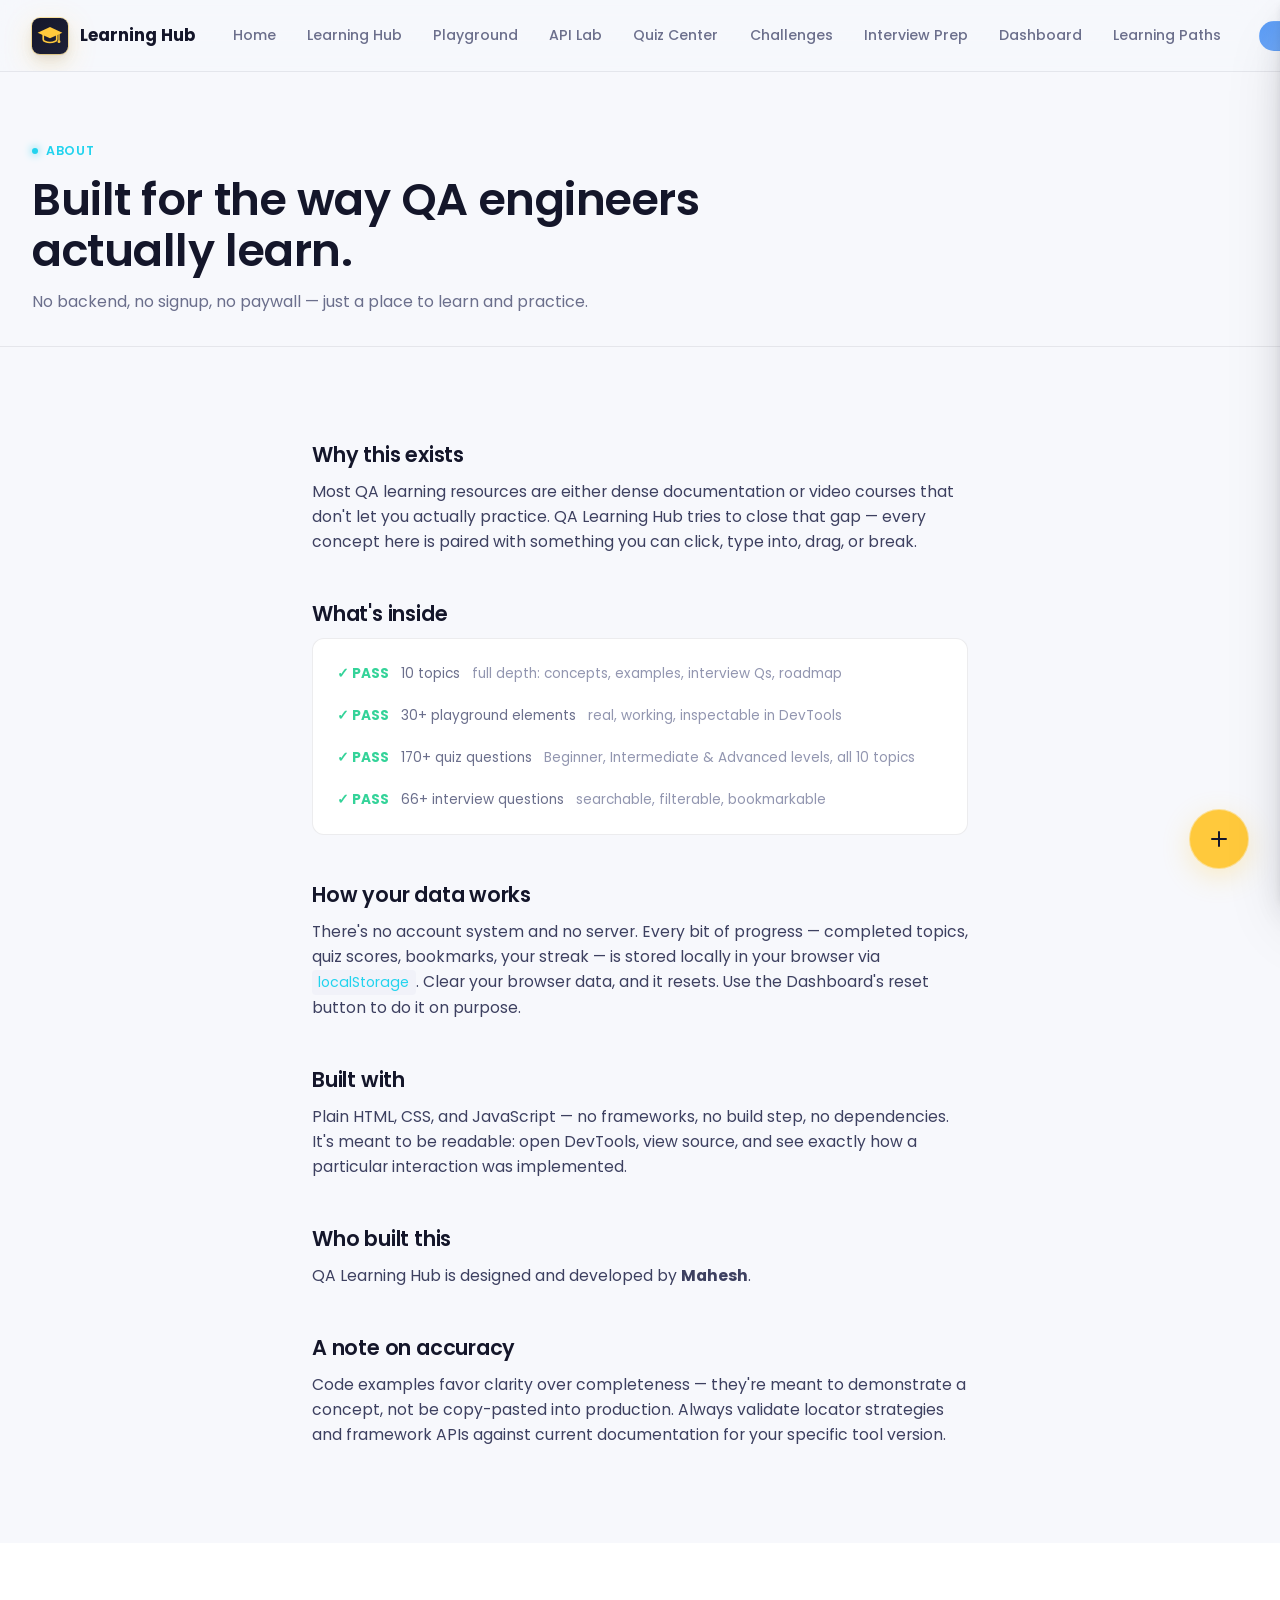
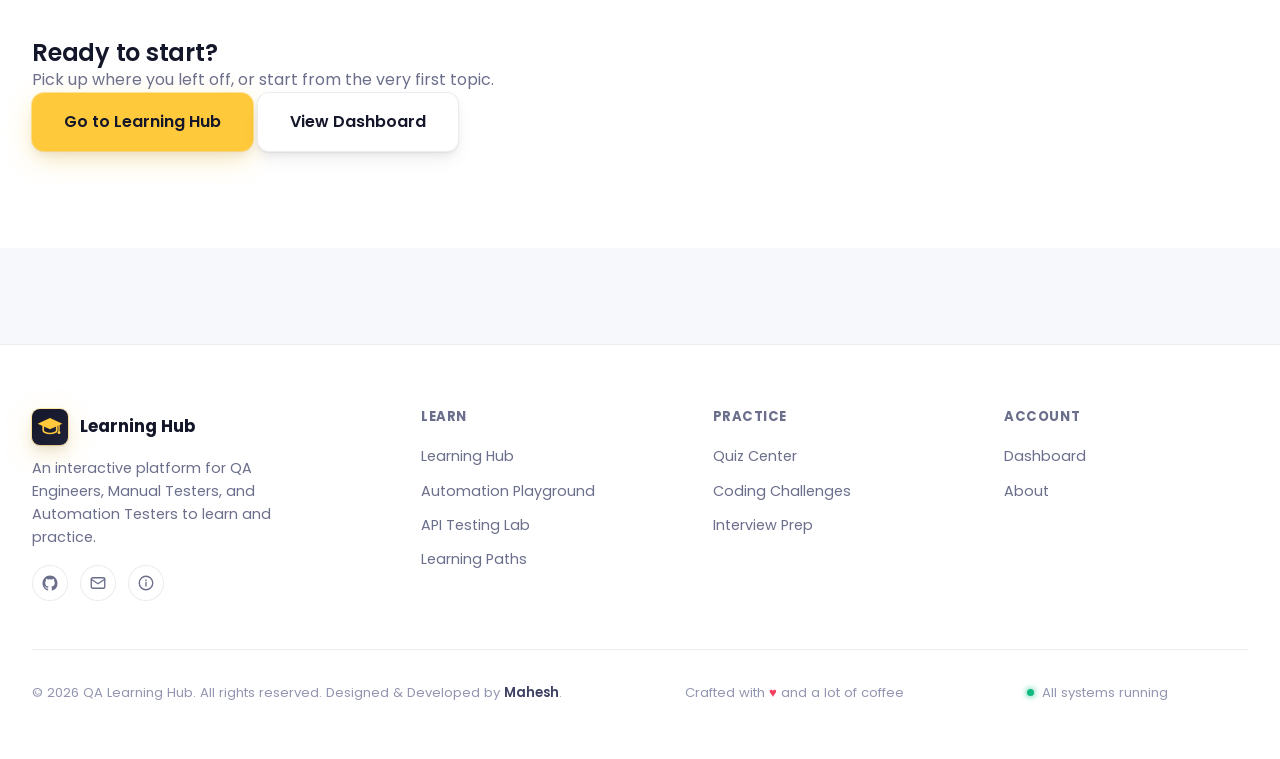
<file: pages/about.html>
<!DOCTYPE html>
<html lang="en">
<head>
<meta charset="UTF-8">
<meta name="viewport" content="width=device-width, initial-scale=1.0">
<title>About — QA Learning Hub</title>
<meta name="description" content="About QA Learning Hub — a free, open, no-backend platform for learning and practicing QA automation skills.">
<link rel="icon" type="image/svg+xml" href="../assets/icons/logo.svg">
<link rel="icon" type="image/png" sizes="32x32" href="../assets/icons/favicon-32.png">
<link rel="apple-touch-icon" sizes="180x180" href="../assets/icons/favicon-180.png">
<link rel="stylesheet" href="../css/style.css">
<link rel="stylesheet" href="../css/layout.css">
<link rel="stylesheet" href="../css/about.css">
</head>
<body>

<div id="loading-screen">
  <div class="loader-mark"><div class="loader-glyph"><span class="loader-spinner"></span><span>reading the README…</span></div></div>
</div>

<header class="site-header">
  <div class="nav-inner">
    <button class="nav-toggle" id="nav-toggle" aria-label="Open menu" aria-expanded="false">
      <svg viewBox="0 0 24 24" width="20" height="20" fill="none" stroke="currentColor" stroke-width="2"><path d="M4 6h16M4 12h16M4 18h16" stroke-linecap="round"/></svg>
    </button>
    <a href="../index.html" class="brand"><span class="brand-mark"><img src="../assets/icons/logo.svg" alt="QA Learning Hub logo"></span><span>Learning Hub</span></a>
    <nav class="nav-links" aria-label="Primary">
      <a href="../index.html">Home</a>
      <a href="learning.html">Learning Hub</a>
      <a href="automation-playground.html">Playground</a>
      <a href="api-testing-lab.html">API Lab</a>
      <a href="quiz-center.html">Quiz Center</a>
      <a href="coding-challenges.html">Challenges</a>
      <a href="interview-preparation.html">Interview Prep</a>
      <a href="dashboard.html">Dashboard</a>
      <a href="learning-paths.html">Learning Paths</a>
    </nav>
    <div class="nav-actions">
      <button class="theme-switch" aria-label="Toggle dark mode" role="switch" aria-checked="true">
        <span class="theme-switch-track">
          <span class="theme-switch-icon sun-icon">
            <svg viewBox="0 0 24 24" fill="none" stroke="currentColor" stroke-width="2.2"><circle cx="12" cy="12" r="4"/><path d="M12 2v2M12 20v2M4.93 4.93l1.41 1.41M17.66 17.66l1.41 1.41M2 12h2M20 12h2M6.34 17.66l-1.41 1.41M19.07 4.93l-1.41 1.41" stroke-linecap="round"/></svg>
          </span>
          <span class="theme-switch-knob">
            <svg viewBox="0 0 24 24" fill="none" stroke="currentColor" stroke-width="2.2"><path d="M21 12.79A9 9 0 1 1 11.21 3 7 7 0 0 0 21 12.79z"/></svg>
          </span>
        </span>
      </button>
      <a href="dashboard.html" class="profile-btn" aria-label="Your dashboard">QA</a>
    </div>
  </div>
</header>

<div class="mobile-drawer-backdrop" id="mobile-drawer-backdrop"></div>
<div class="mobile-drawer" id="mobile-drawer">
    <div class="mobile-drawer-head">
      <span class="brand" style="font-size:0.95rem">Menu</span>
      <button class="mobile-drawer-close" id="mobile-drawer-close" aria-label="Close menu">
        <svg width="16" height="16" viewBox="0 0 24 24" fill="none" stroke="currentColor" stroke-width="2"><path d="M18 6 6 18M6 6l12 12"/></svg>
      </button>
    </div>
    <div class="mobile-drawer-section-label">Navigate</div>
    <a href="../index.html">Home</a>
    <a href="learning.html">Learning Hub</a>
    <a href="automation-playground.html">Automation Playground</a>
    <a href="api-testing-lab.html">API Testing Lab</a>
    <a href="quiz-center.html">Quiz Center</a>
    <a href="coding-challenges.html">Coding Challenges</a>
    <a href="interview-preparation.html">Interview Preparation</a>
    <a href="dashboard.html">Dashboard</a>
    <a href="learning-paths.html">Learning Paths</a>
    <div class="mobile-drawer-theme-row">
      <span>Dark / Light mode</span>
      <button class="theme-toggle" aria-label="Toggle dark mode">
        <svg class="icon-moon" viewBox="0 0 24 24" fill="none" stroke="currentColor" stroke-width="2"><path d="M21 12.79A9 9 0 1 1 11.21 3 7 7 0 0 0 21 12.79z"/></svg>
        <svg class="icon-sun" viewBox="0 0 24 24" fill="none" stroke="currentColor" stroke-width="2"><circle cx="12" cy="12" r="4"/><path d="M12 2v2M12 20v2M4.93 4.93l1.41 1.41M17.66 17.66l1.41 1.41M2 12h2M20 12h2M6.34 17.66l-1.41 1.41M19.07 4.93l-1.41 1.41" stroke-linecap="round"/></svg>
      </button>
    </div>
  </div>

<main>
  <section class="about-hero">
    <div class="container">
      <span class="eyebrow">About</span>
      <h1>Built for the way QA engineers actually learn.</h1>
      <p class="muted">No backend, no signup, no paywall — just a place to learn and practice.</p>
    </div>
  </section>

  <section class="section">
    <div class="container about-content">
      <div class="about-block reveal is-visible">
        <h2>Why this exists</h2>
        <p>Most QA learning resources are either dense documentation or video courses that don't let you actually practice. QA Learning Hub tries to close that gap — every concept here is paired with something you can click, type into, drag, or break.</p>
      </div>

      <div class="about-block reveal is-visible">
        <h2>What's inside</h2>
        <div class="about-stats-row">
          <div class="assert-line pass"><span class="status mono">✓ PASS</span><span class="target mono">10 topics</span><span class="detail mono">full depth: concepts, examples, interview Qs, roadmap</span></div>
          <div class="assert-line pass" style="animation-delay:0.15s"><span class="status mono">✓ PASS</span><span class="target mono">30+ playground elements</span><span class="detail mono">real, working, inspectable in DevTools</span></div>
          <div class="assert-line pass" style="animation-delay:0.3s"><span class="status mono">✓ PASS</span><span class="target mono">170+ quiz questions</span><span class="detail mono">Beginner, Intermediate &amp; Advanced levels, all 10 topics</span></div>
          <div class="assert-line pass" style="animation-delay:0.45s"><span class="status mono">✓ PASS</span><span class="target mono">66+ interview questions</span><span class="detail mono">searchable, filterable, bookmarkable</span></div>
        </div>
      </div>

      <div class="about-block reveal is-visible">
        <h2>How your data works</h2>
        <p>There's no account system and no server. Every bit of progress — completed topics, quiz scores, bookmarks, your streak — is stored locally in your browser via <code class="mono">localStorage</code>. Clear your browser data, and it resets. Use the Dashboard's reset button to do it on purpose.</p>
      </div>

      <div class="about-block reveal is-visible">
        <h2>Built with</h2>
        <p>Plain HTML, CSS, and JavaScript — no frameworks, no build step, no dependencies. It's meant to be readable: open DevTools, view source, and see exactly how a particular interaction was implemented.</p>
      </div>

      <div class="about-block reveal is-visible">
        <h2>Who built this</h2>
        <p>QA Learning Hub is designed and developed by <strong>Mahesh</strong>.</p>
      </div>

      <div class="about-block reveal is-visible">
        <h2>A note on accuracy</h2>
        <p>Code examples favor clarity over completeness — they're meant to demonstrate a concept, not be copy-pasted into production. Always validate locator strategies and framework APIs against current documentation for your specific tool version.</p>
      </div>
    </div>
  </section>

  <section class="section cta-section" style="background:var(--bg-1)">
    <div class="container cta-inner reveal is-visible">
      <h2>Ready to start?</h2>
      <p class="muted">Pick up where you left off, or start from the very first topic.</p>
      <div class="hero-cta center-cta">
        <a href="learning.html" class="btn btn-primary btn-lg">Go to Learning Hub</a>
        <a href="dashboard.html" class="btn btn-ghost btn-lg">View Dashboard</a>
      </div>
    </div>
  </section>
</main>

<footer class="site-footer">
  <div class="container">
    <div class="footer-grid">
      <div class="footer-brand">
        <a href="../index.html" class="brand"><span class="brand-mark"><img src="../assets/icons/logo.svg" alt="QA Learning Hub logo"></span><span>Learning Hub</span></a>
        <p>An interactive platform for QA Engineers, Manual Testers, and Automation Testers to learn and practice.</p>
        <div class="footer-social-row">
          <a href="https://github.com" target="_blank" rel="noopener noreferrer" title="View source on GitHub" class="footer-social-icon">
            <svg width="18" height="18" viewBox="0 0 24 24" fill="currentColor"><path d="M12 2C6.48 2 2 6.58 2 12.25c0 4.53 2.87 8.37 6.84 9.73.5.1.68-.22.68-.49 0-.24-.01-1.04-.01-1.88-2.78.61-3.37-1.21-3.37-1.21-.45-1.18-1.11-1.49-1.11-1.49-.91-.64.07-.63.07-.63 1 .07 1.53 1.05 1.53 1.05.89 1.56 2.34 1.11 2.91.85.09-.66.34-1.11.62-1.37-2.22-.26-4.55-1.13-4.55-5.03 0-1.11.38-2.02 1.02-2.73-.1-.26-.44-1.31.1-2.72 0 0 .84-.27 2.75 1.04a9.3 9.3 0 0 1 5 0c1.91-1.31 2.75-1.04 2.75-1.04.54 1.41.2 2.46.1 2.72.64.71 1.02 1.62 1.02 2.73 0 3.91-2.34 4.77-4.57 5.02.36.32.68.94.68 1.9 0 1.37-.01 2.48-.01 2.81 0 .27.18.6.69.49A10.02 10.02 0 0 0 22 12.25C22 6.58 17.52 2 12 2Z"/></svg>
          </a>
          <a href="mailto:feedback@qalearninghub.example" title="Send feedback" class="footer-social-icon">
            <svg width="18" height="18" viewBox="0 0 24 24" fill="none" stroke="currentColor" stroke-width="1.8"><rect x="3" y="5" width="18" height="14" rx="2"/><path d="m3 7 9 6 9-6" stroke-linecap="round" stroke-linejoin="round"/></svg>
          </a>
          <a href="about.html" title="About this project" class="footer-social-icon">
            <svg width="18" height="18" viewBox="0 0 24 24" fill="none" stroke="currentColor" stroke-width="1.8"><circle cx="12" cy="12" r="9"/><path d="M12 11v5M12 8v.5" stroke-linecap="round"/></svg>
          </a>
        </div>
      </div>
      <div class="footer-col">
        <h4>Learn</h4>
        <a href="learning.html">Learning Hub</a>
        <a href="automation-playground.html">Automation Playground</a>
        <a href="api-testing-lab.html">API Testing Lab</a>
        <a href="learning-paths.html">Learning Paths</a>
      </div>
      <div class="footer-col">
        <h4>Practice</h4>
        <a href="quiz-center.html">Quiz Center</a>
        <a href="coding-challenges.html">Coding Challenges</a>
        <a href="interview-preparation.html">Interview Prep</a>
      </div>
      <div class="footer-col">
        <h4>Account</h4>
        <a href="dashboard.html">Dashboard</a>
        <a href="about.html">About</a>
      </div>
    </div>
    <div class="footer-bottom">
      <span class="footer-bottom-copyright">© 2026 QA Learning Hub. All rights reserved.<br class="footer-credit-break"> Designed &amp; Developed by <strong>Mahesh</strong>.</span>
      <span class="footer-bottom-tagline">Crafted with <span class="footer-heart">♥</span> and a lot of coffee</span>
      <span class="footer-bottom-status"><span class="footer-status-dot"></span> All systems running</span>
    </div>
  </div>
</footer>

<script src="../js/app.js"></script>
</body>
</html>
</file>
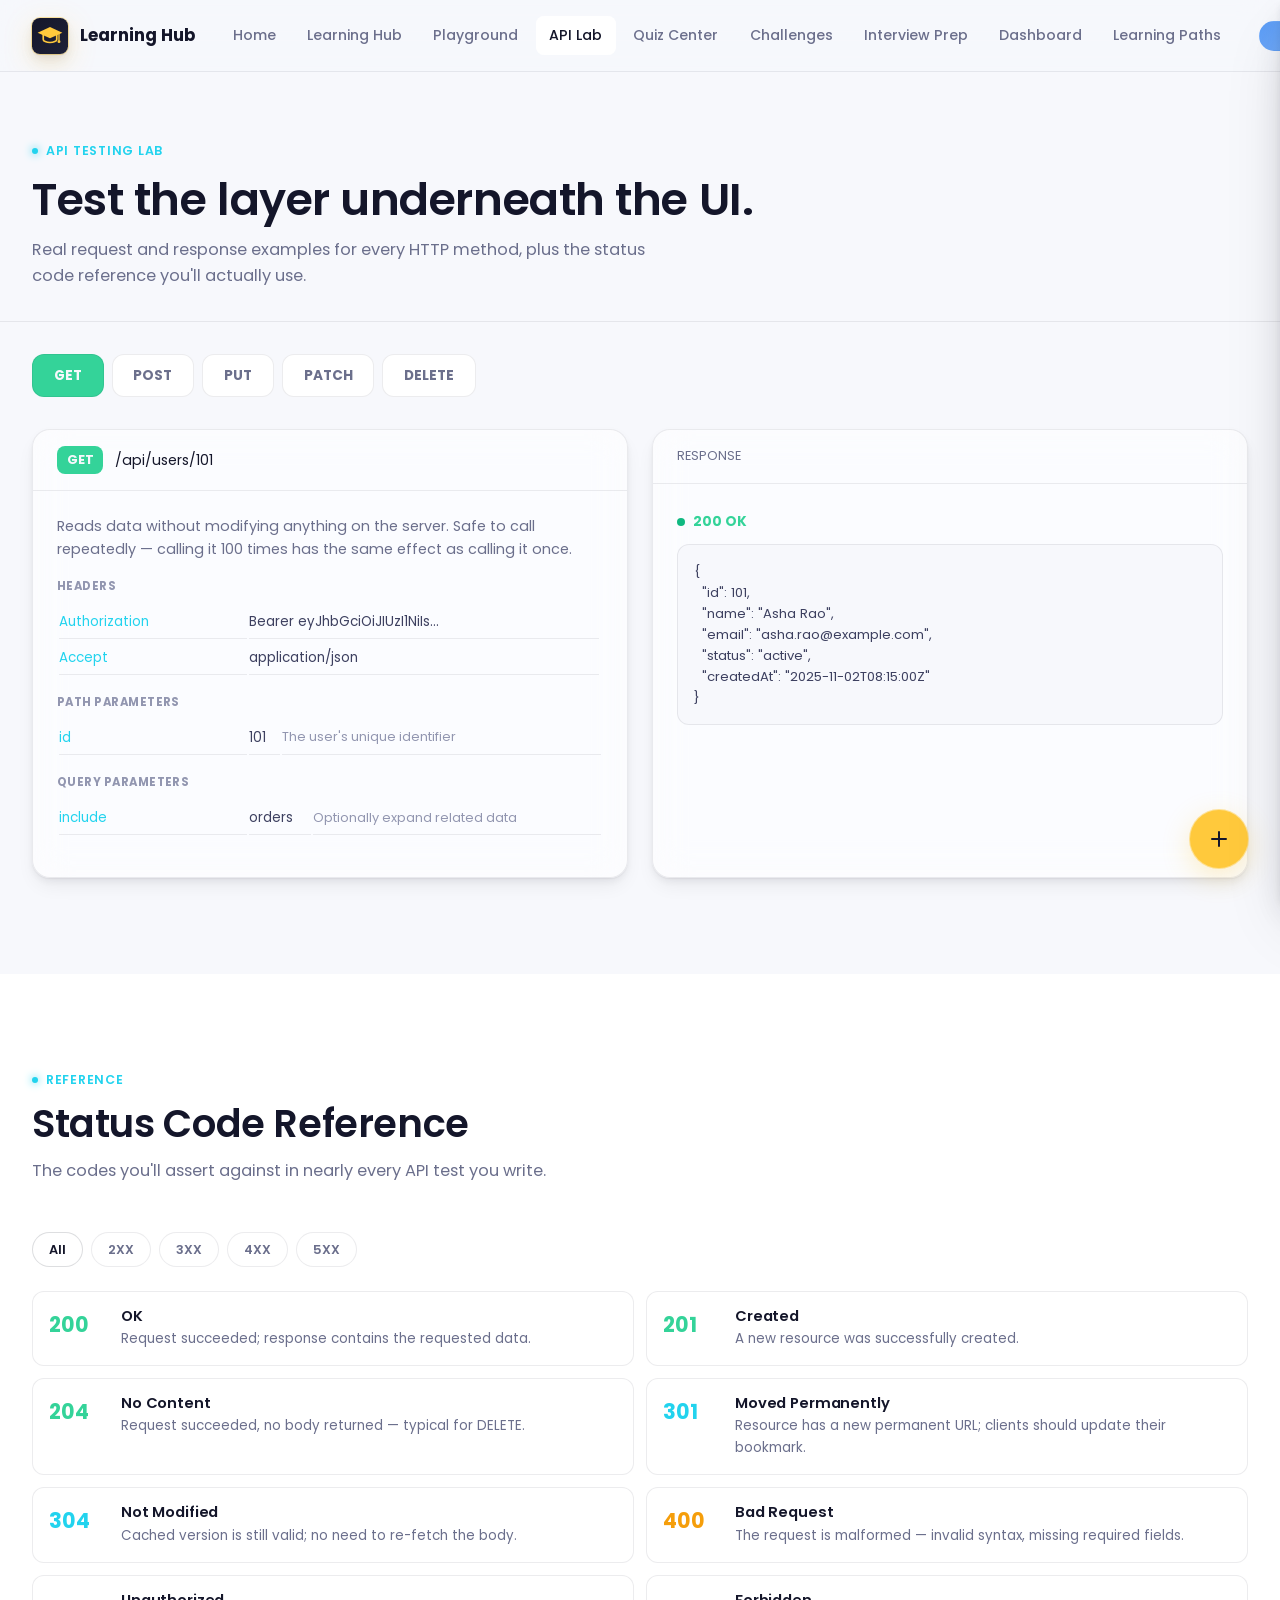
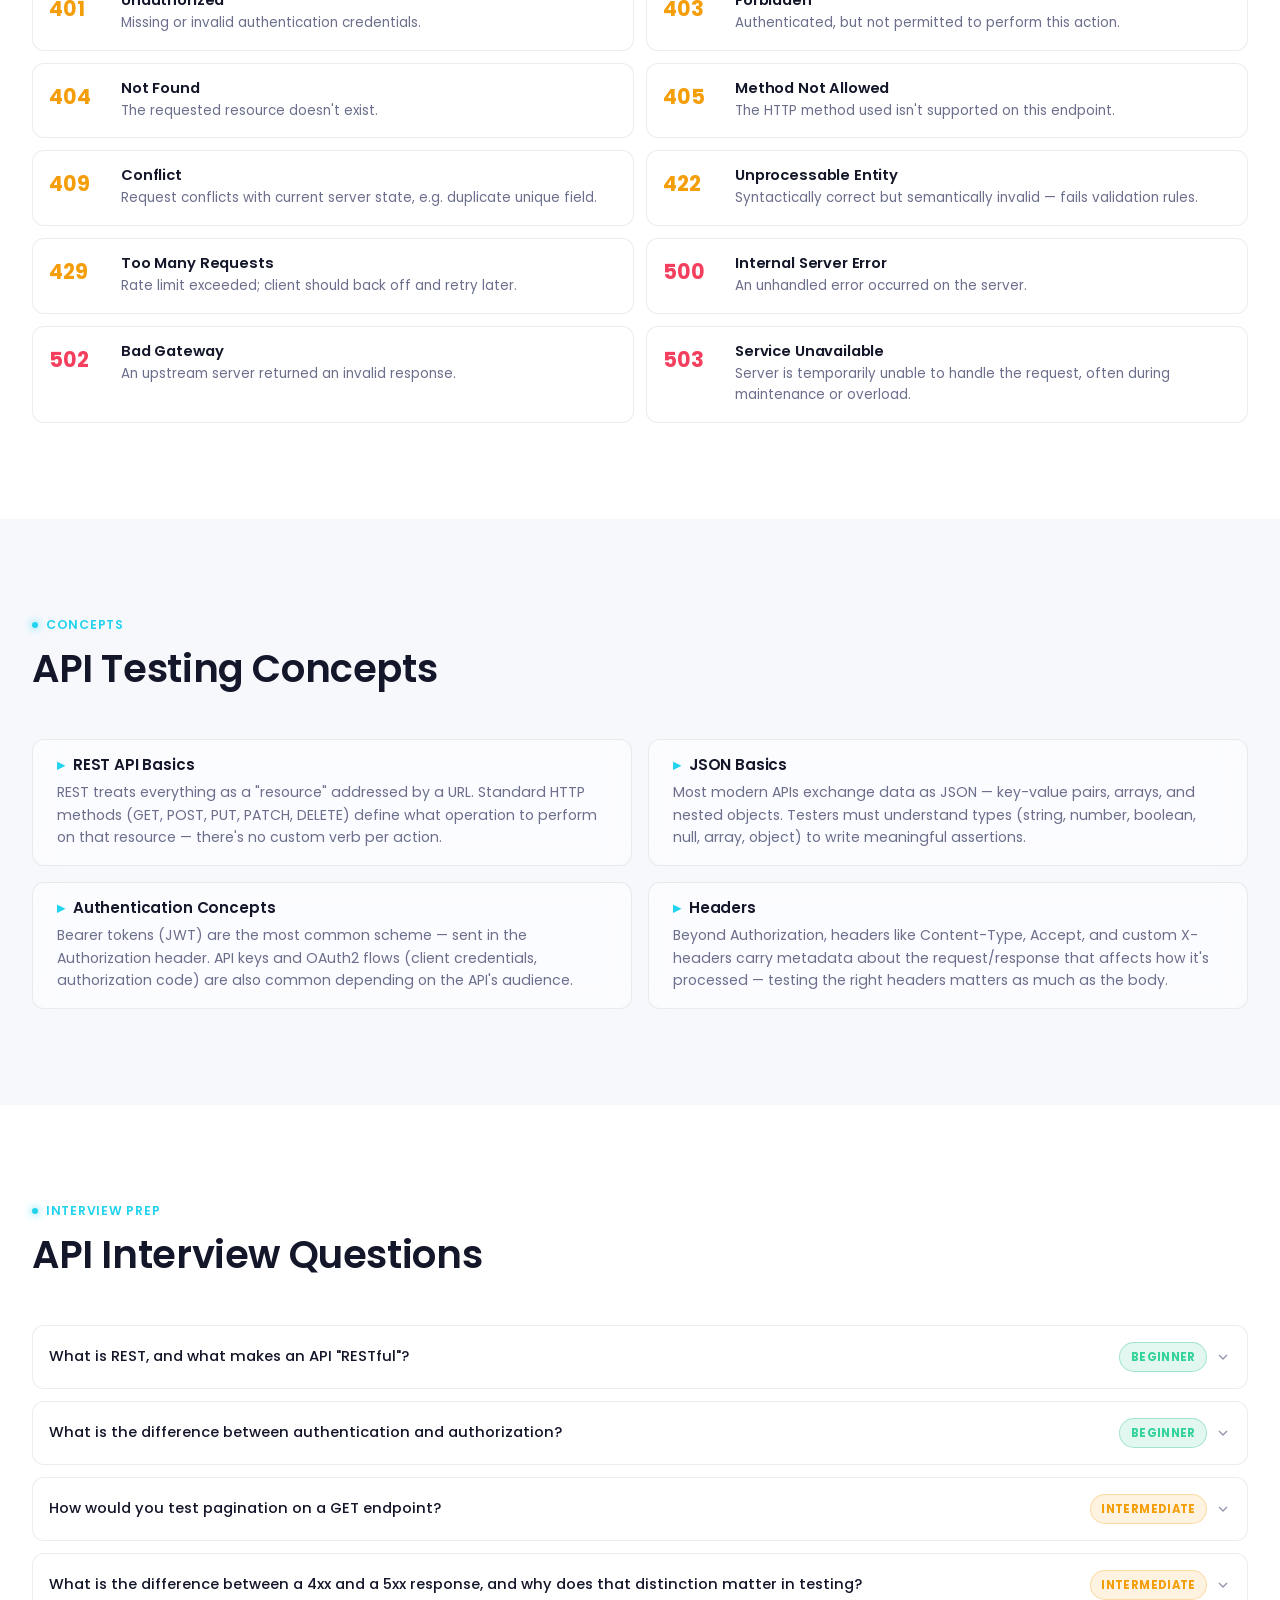
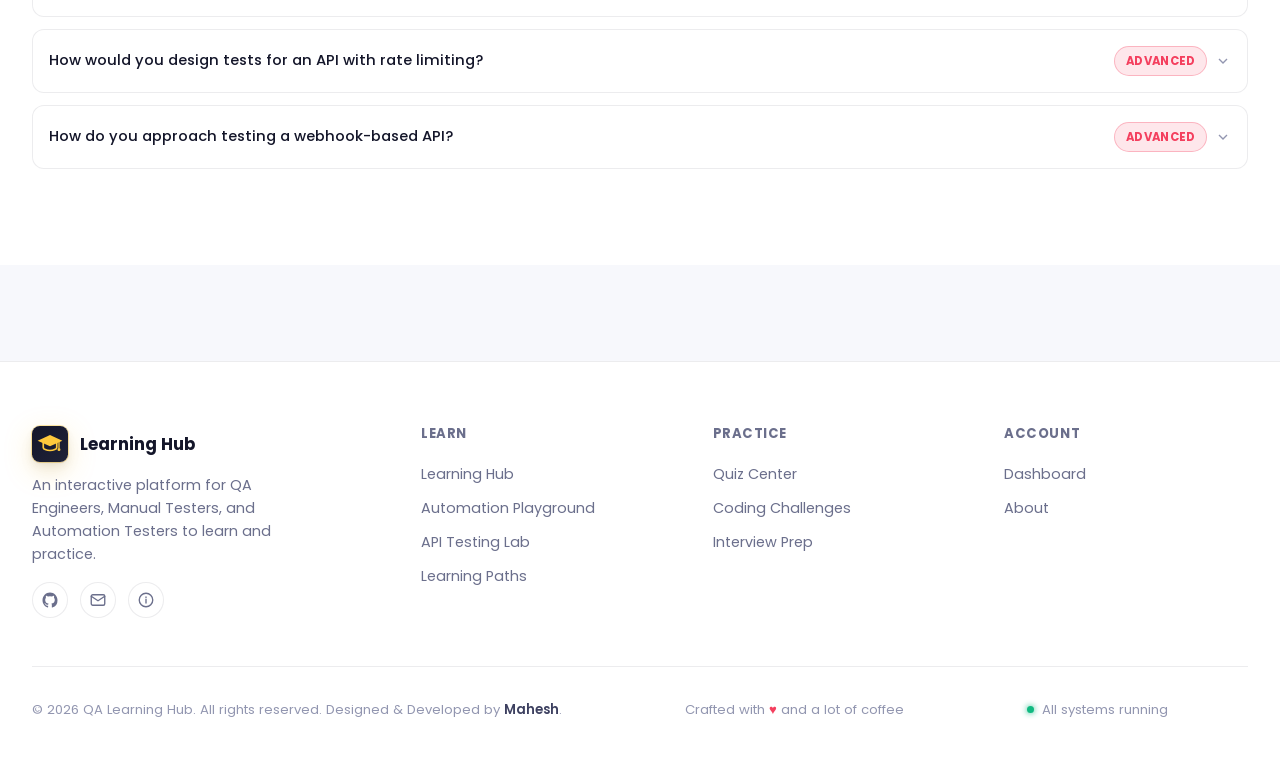
<file: pages/api-testing-lab.html>
<!DOCTYPE html>
<html lang="en">
<head>
<meta charset="UTF-8">
<meta name="viewport" content="width=device-width, initial-scale=1.0">
<title>API Testing Lab — QA Learning Hub</title>
<meta name="description" content="Learn REST API testing with real GET, POST, PUT, PATCH, DELETE examples, status code reference, and authentication concepts.">
<link rel="icon" type="image/svg+xml" href="../assets/icons/logo.svg">
<link rel="icon" type="image/png" sizes="32x32" href="../assets/icons/favicon-32.png">
<link rel="apple-touch-icon" sizes="180x180" href="../assets/icons/favicon-180.png">
<link rel="stylesheet" href="../css/style.css">
<link rel="stylesheet" href="../css/layout.css">
<link rel="stylesheet" href="../css/learning.css">
<link rel="stylesheet" href="../css/api-lab.css">
</head>
<body>

<div id="loading-screen">
  <div class="loader-mark"><div class="loader-glyph"><span class="loader-spinner"></span><span>warming up the API client…</span></div></div>
</div>

<header class="site-header">
  <div class="nav-inner">
    <button class="nav-toggle" id="nav-toggle" aria-label="Open menu" aria-expanded="false">
      <svg viewBox="0 0 24 24" width="20" height="20" fill="none" stroke="currentColor" stroke-width="2"><path d="M4 6h16M4 12h16M4 18h16" stroke-linecap="round"/></svg>
    </button>
    <a href="../index.html" class="brand"><span class="brand-mark"><img src="../assets/icons/logo.svg" alt="QA Learning Hub logo"></span><span>Learning Hub</span></a>
    <nav class="nav-links" aria-label="Primary">
      <a href="../index.html">Home</a>
      <a href="learning.html">Learning Hub</a>
      <a href="automation-playground.html">Playground</a>
      <a href="api-testing-lab.html" class="active">API Lab</a>
      <a href="quiz-center.html">Quiz Center</a>
      <a href="coding-challenges.html">Challenges</a>
      <a href="interview-preparation.html">Interview Prep</a>
      <a href="dashboard.html">Dashboard</a>
      <a href="learning-paths.html">Learning Paths</a>
    </nav>
    <div class="nav-actions">
      <button class="theme-switch" aria-label="Toggle dark mode" role="switch" aria-checked="true">
        <span class="theme-switch-track">
          <span class="theme-switch-icon sun-icon">
            <svg viewBox="0 0 24 24" fill="none" stroke="currentColor" stroke-width="2.2"><circle cx="12" cy="12" r="4"/><path d="M12 2v2M12 20v2M4.93 4.93l1.41 1.41M17.66 17.66l1.41 1.41M2 12h2M20 12h2M6.34 17.66l-1.41 1.41M19.07 4.93l-1.41 1.41" stroke-linecap="round"/></svg>
          </span>
          <span class="theme-switch-knob">
            <svg viewBox="0 0 24 24" fill="none" stroke="currentColor" stroke-width="2.2"><path d="M21 12.79A9 9 0 1 1 11.21 3 7 7 0 0 0 21 12.79z"/></svg>
          </span>
        </span>
      </button>
      <a href="dashboard.html" class="profile-btn" aria-label="Your dashboard">QA</a>
    </div>
  </div>
</header>

<div class="mobile-drawer-backdrop" id="mobile-drawer-backdrop"></div>
<div class="mobile-drawer" id="mobile-drawer">
    <div class="mobile-drawer-head">
      <span class="brand" style="font-size:0.95rem">Menu</span>
      <button class="mobile-drawer-close" id="mobile-drawer-close" aria-label="Close menu">
        <svg width="16" height="16" viewBox="0 0 24 24" fill="none" stroke="currentColor" stroke-width="2"><path d="M18 6 6 18M6 6l12 12"/></svg>
      </button>
    </div>
    <div class="mobile-drawer-section-label">Navigate</div>
    <a href="../index.html">Home</a>
    <a href="learning.html">Learning Hub</a>
    <a href="automation-playground.html">Automation Playground</a>
    <a href="api-testing-lab.html" class="active">API Testing Lab</a>
    <a href="quiz-center.html">Quiz Center</a>
    <a href="coding-challenges.html">Coding Challenges</a>
    <a href="interview-preparation.html">Interview Preparation</a>
    <a href="dashboard.html">Dashboard</a>
    <a href="learning-paths.html">Learning Paths</a>
    <div class="mobile-drawer-theme-row">
      <span>Dark / Light mode</span>
      <button class="theme-toggle" aria-label="Toggle dark mode">
        <svg class="icon-moon" viewBox="0 0 24 24" fill="none" stroke="currentColor" stroke-width="2"><path d="M21 12.79A9 9 0 1 1 11.21 3 7 7 0 0 0 21 12.79z"/></svg>
        <svg class="icon-sun" viewBox="0 0 24 24" fill="none" stroke="currentColor" stroke-width="2"><circle cx="12" cy="12" r="4"/><path d="M12 2v2M12 20v2M4.93 4.93l1.41 1.41M17.66 17.66l1.41 1.41M2 12h2M20 12h2M6.34 17.66l-1.41 1.41M19.07 4.93l-1.41 1.41" stroke-linecap="round"/></svg>
      </button>
    </div>
  </div>

<main>
  <section class="learning-hero">
    <div class="container">
      <span class="eyebrow">API Testing Lab</span>
      <h1>Test the layer underneath the UI.</h1>
      <p class="muted">Real request and response examples for every HTTP method, plus the status code reference you'll actually use.</p>
    </div>
  </section>

  <div class="container">
    <div class="method-tabs" id="method-tabs"></div>
    <div id="method-panel"></div>
  </div>

  <section class="section" id="status-codes" style="background:var(--bg-1)">
    <div class="container">
      <div class="section-head reveal">
        <span class="eyebrow">Reference</span>
        <h2>Status Code Reference</h2>
        <p>The codes you'll assert against in nearly every API test you write.</p>
      </div>
      <div class="status-filter" id="status-filter"></div>
      <div class="status-grid" id="status-grid"></div>
    </div>
  </section>

  <section class="section">
    <div class="container">
      <div class="section-head reveal">
        <span class="eyebrow">Concepts</span>
        <h2>API Testing Concepts</h2>
      </div>
      <div class="concept-grid" id="api-concepts"></div>
    </div>
  </section>

  <section class="section" style="background:var(--bg-1)">
    <div class="container">
      <div class="section-head reveal">
        <span class="eyebrow">Interview Prep</span>
        <h2>API Interview Questions</h2>
      </div>
      <div class="mini-accordion" id="api-interview"></div>
    </div>
  </section>
</main>

<footer class="site-footer">
  <div class="container">
    <div class="footer-grid">
      <div class="footer-brand">
        <a href="../index.html" class="brand"><span class="brand-mark"><img src="../assets/icons/logo.svg" alt="QA Learning Hub logo"></span><span>Learning Hub</span></a>
        <p>An interactive platform for QA Engineers, Manual Testers, and Automation Testers to learn and practice.</p>
        <div class="footer-social-row">
          <a href="https://github.com" target="_blank" rel="noopener noreferrer" title="View source on GitHub" class="footer-social-icon">
            <svg width="18" height="18" viewBox="0 0 24 24" fill="currentColor"><path d="M12 2C6.48 2 2 6.58 2 12.25c0 4.53 2.87 8.37 6.84 9.73.5.1.68-.22.68-.49 0-.24-.01-1.04-.01-1.88-2.78.61-3.37-1.21-3.37-1.21-.45-1.18-1.11-1.49-1.11-1.49-.91-.64.07-.63.07-.63 1 .07 1.53 1.05 1.53 1.05.89 1.56 2.34 1.11 2.91.85.09-.66.34-1.11.62-1.37-2.22-.26-4.55-1.13-4.55-5.03 0-1.11.38-2.02 1.02-2.73-.1-.26-.44-1.31.1-2.72 0 0 .84-.27 2.75 1.04a9.3 9.3 0 0 1 5 0c1.91-1.31 2.75-1.04 2.75-1.04.54 1.41.2 2.46.1 2.72.64.71 1.02 1.62 1.02 2.73 0 3.91-2.34 4.77-4.57 5.02.36.32.68.94.68 1.9 0 1.37-.01 2.48-.01 2.81 0 .27.18.6.69.49A10.02 10.02 0 0 0 22 12.25C22 6.58 17.52 2 12 2Z"/></svg>
          </a>
          <a href="mailto:feedback@qalearninghub.example" title="Send feedback" class="footer-social-icon">
            <svg width="18" height="18" viewBox="0 0 24 24" fill="none" stroke="currentColor" stroke-width="1.8"><rect x="3" y="5" width="18" height="14" rx="2"/><path d="m3 7 9 6 9-6" stroke-linecap="round" stroke-linejoin="round"/></svg>
          </a>
          <a href="about.html" title="About this project" class="footer-social-icon">
            <svg width="18" height="18" viewBox="0 0 24 24" fill="none" stroke="currentColor" stroke-width="1.8"><circle cx="12" cy="12" r="9"/><path d="M12 11v5M12 8v.5" stroke-linecap="round"/></svg>
          </a>
        </div>
      </div>
      <div class="footer-col">
        <h4>Learn</h4>
        <a href="learning.html">Learning Hub</a>
        <a href="automation-playground.html">Automation Playground</a>
        <a href="api-testing-lab.html">API Testing Lab</a>
        <a href="learning-paths.html">Learning Paths</a>
      </div>
      <div class="footer-col">
        <h4>Practice</h4>
        <a href="quiz-center.html">Quiz Center</a>
        <a href="coding-challenges.html">Coding Challenges</a>
        <a href="interview-preparation.html">Interview Prep</a>
      </div>
      <div class="footer-col">
        <h4>Account</h4>
        <a href="dashboard.html">Dashboard</a>
        <a href="about.html">About</a>
      </div>
    </div>
    <div class="footer-bottom">
      <span class="footer-bottom-copyright">© 2026 QA Learning Hub. All rights reserved.<br class="footer-credit-break"> Designed &amp; Developed by <strong>Mahesh</strong>.</span>
      <span class="footer-bottom-tagline">Crafted with <span class="footer-heart">♥</span> and a lot of coffee</span>
      <span class="footer-bottom-status"><span class="footer-status-dot"></span> All systems running</span>
    </div>
  </div>
</footer>

<script src="../js/app.js"></script>
<script src="../js/api-data.js"></script>
<script src="../js/api-lab.js"></script>
</body>
</html>
</file>
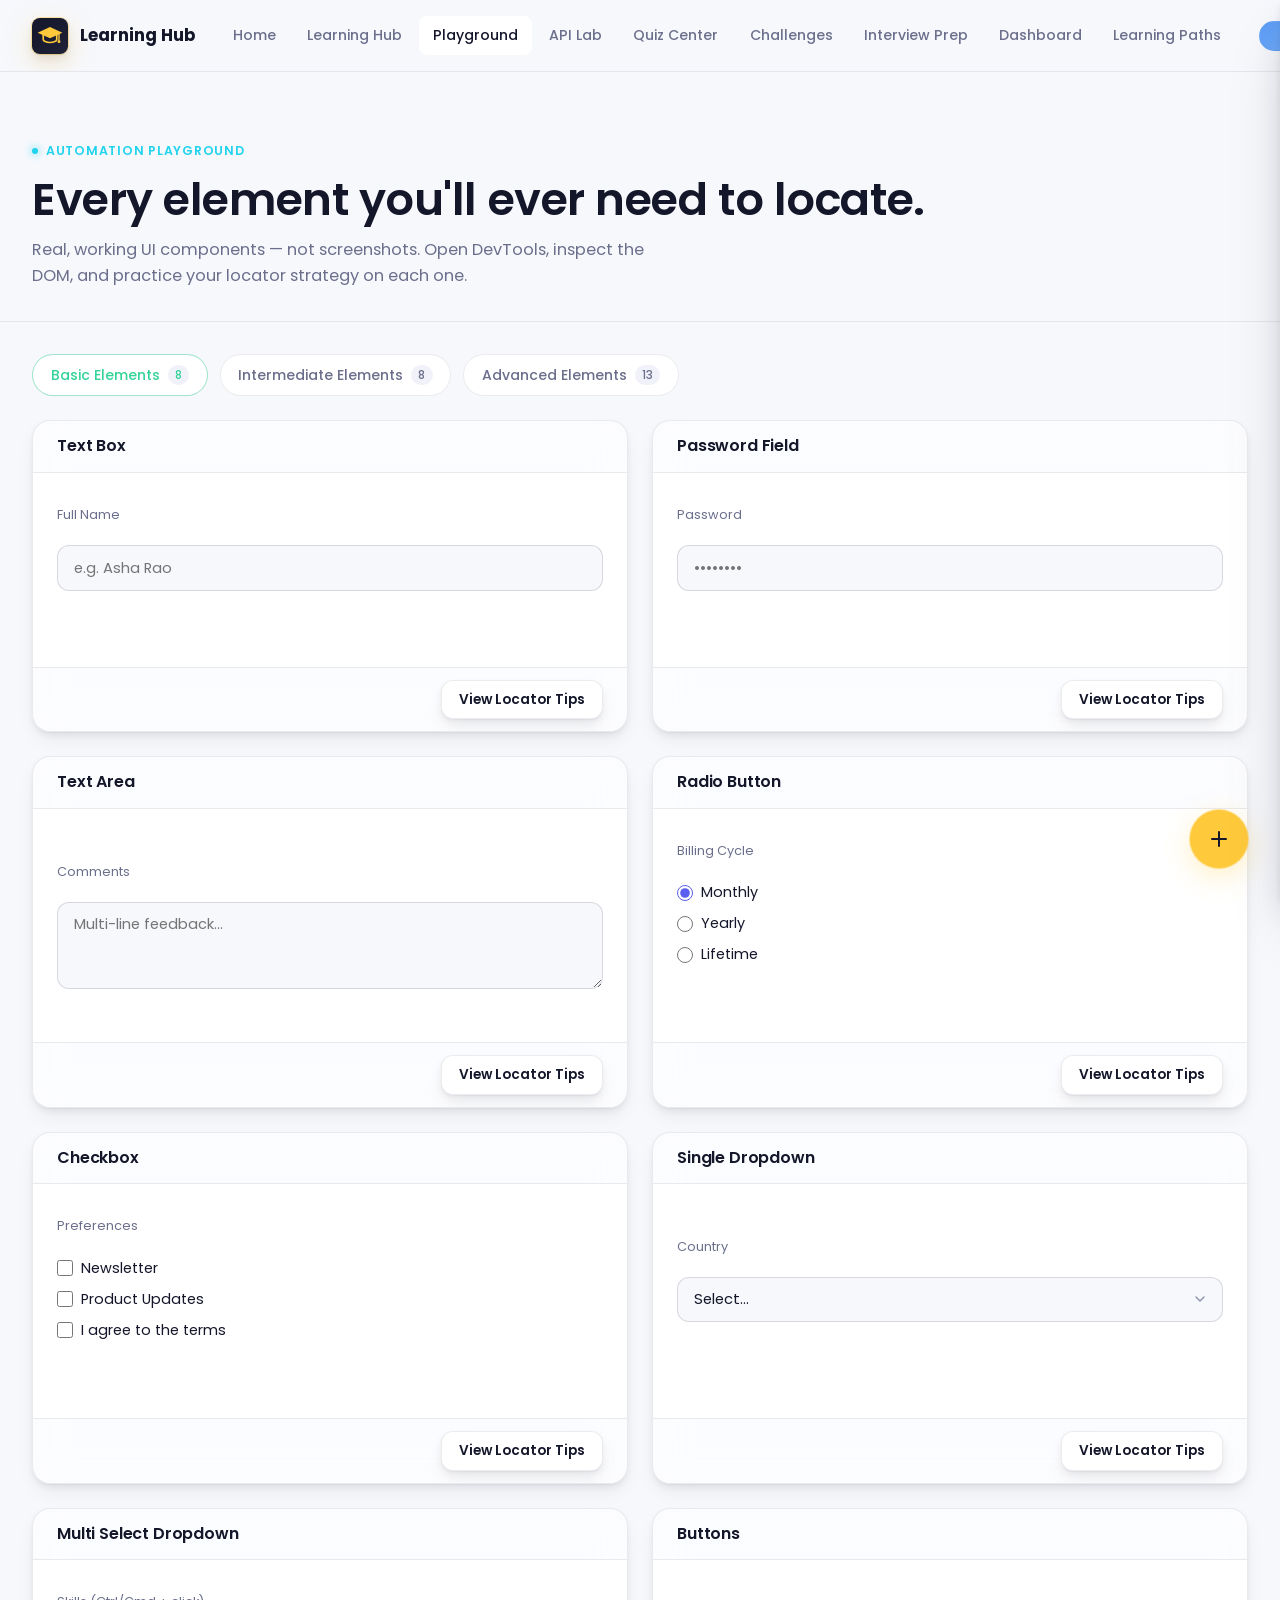
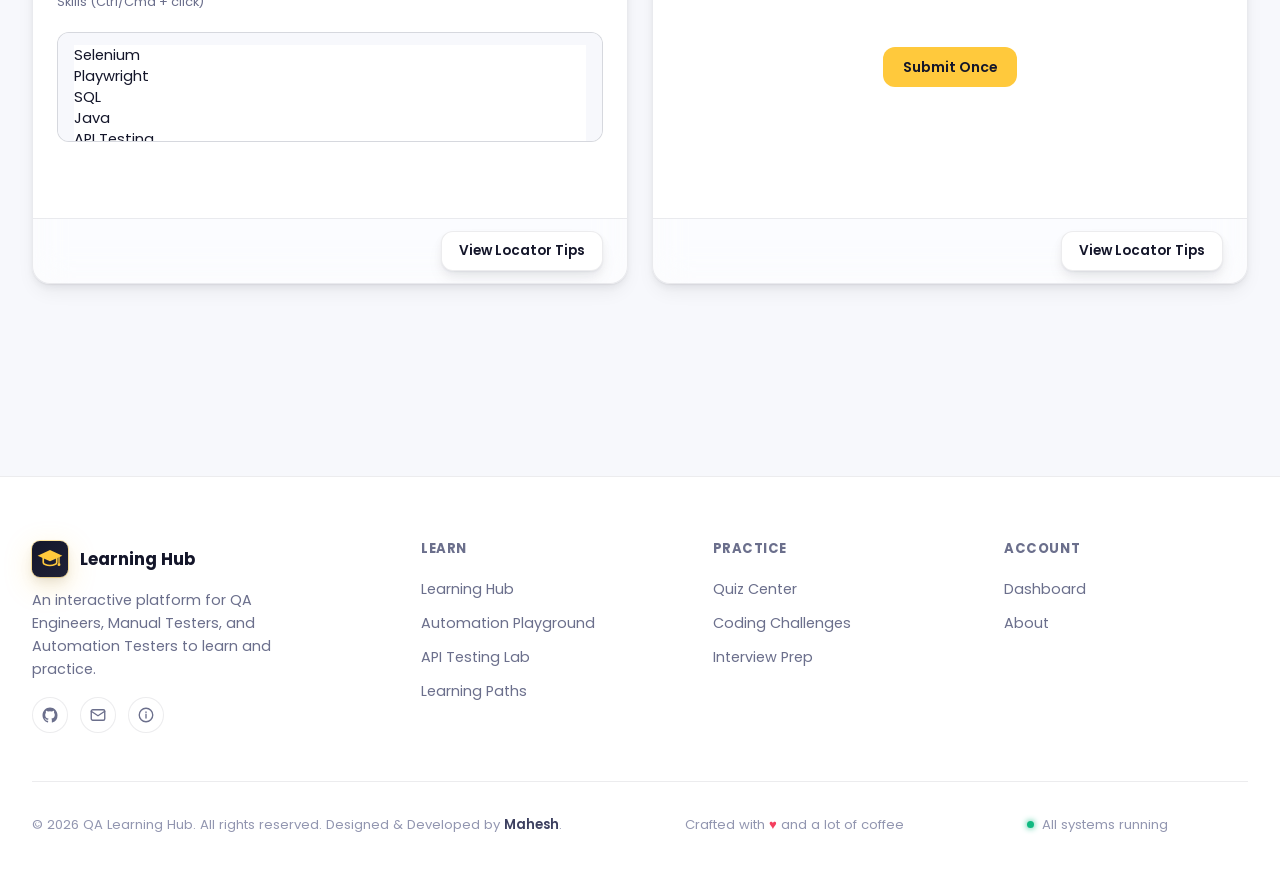
<file: pages/automation-playground.html>
<!DOCTYPE html>
<html lang="en">
<head>
<meta charset="UTF-8">
<meta name="viewport" content="width=device-width, initial-scale=1.0">
<title>Automation Playground — QA Learning Hub</title>
<meta name="description" content="Practice real Selenium and Playwright locator strategies on 30+ interactive UI elements — alerts, frames, drag and drop, Shadow DOM, and more.">
<link rel="icon" type="image/svg+xml" href="../assets/icons/logo.svg">
<link rel="icon" type="image/png" sizes="32x32" href="../assets/icons/favicon-32.png">
<link rel="apple-touch-icon" sizes="180x180" href="../assets/icons/favicon-180.png">
<link rel="stylesheet" href="../css/style.css">
<link rel="stylesheet" href="../css/layout.css">
<link rel="stylesheet" href="../css/playground.css">
</head>
<body>

<div id="loading-screen">
  <div class="loader-mark">
    <div class="loader-glyph"><span class="loader-spinner"></span><span>mounting practice elements…</span></div>
  </div>
</div>

<header class="site-header">
  <div class="nav-inner">
    <button class="nav-toggle" id="nav-toggle" aria-label="Open menu" aria-expanded="false">
      <svg viewBox="0 0 24 24" width="20" height="20" fill="none" stroke="currentColor" stroke-width="2"><path d="M4 6h16M4 12h16M4 18h16" stroke-linecap="round"/></svg>
    </button>
    <a href="../index.html" class="brand"><span class="brand-mark"><img src="../assets/icons/logo.svg" alt="QA Learning Hub logo"></span><span>Learning Hub</span></a>
    <nav class="nav-links" aria-label="Primary">
      <a href="../index.html">Home</a>
      <a href="learning.html">Learning Hub</a>
      <a href="automation-playground.html" class="active">Playground</a>
      <a href="api-testing-lab.html">API Lab</a>
      <a href="quiz-center.html">Quiz Center</a>
      <a href="coding-challenges.html">Challenges</a>
      <a href="interview-preparation.html">Interview Prep</a>
      <a href="dashboard.html">Dashboard</a>
      <a href="learning-paths.html">Learning Paths</a>
    </nav>
    <div class="nav-actions">
      <button class="theme-switch" aria-label="Toggle dark mode" role="switch" aria-checked="true">
        <span class="theme-switch-track">
          <span class="theme-switch-icon sun-icon">
            <svg viewBox="0 0 24 24" fill="none" stroke="currentColor" stroke-width="2.2"><circle cx="12" cy="12" r="4"/><path d="M12 2v2M12 20v2M4.93 4.93l1.41 1.41M17.66 17.66l1.41 1.41M2 12h2M20 12h2M6.34 17.66l-1.41 1.41M19.07 4.93l-1.41 1.41" stroke-linecap="round"/></svg>
          </span>
          <span class="theme-switch-knob">
            <svg viewBox="0 0 24 24" fill="none" stroke="currentColor" stroke-width="2.2"><path d="M21 12.79A9 9 0 1 1 11.21 3 7 7 0 0 0 21 12.79z"/></svg>
          </span>
        </span>
      </button>
      <a href="dashboard.html" class="profile-btn" aria-label="Your dashboard">QA</a>
    </div>
  </div>
</header>

<div class="mobile-drawer-backdrop" id="mobile-drawer-backdrop"></div>
<div class="mobile-drawer" id="mobile-drawer">
    <div class="mobile-drawer-head">
      <span class="brand" style="font-size:0.95rem">Menu</span>
      <button class="mobile-drawer-close" id="mobile-drawer-close" aria-label="Close menu">
        <svg width="16" height="16" viewBox="0 0 24 24" fill="none" stroke="currentColor" stroke-width="2"><path d="M18 6 6 18M6 6l12 12"/></svg>
      </button>
    </div>
    <div class="mobile-drawer-section-label">Navigate</div>
    <a href="../index.html">Home</a>
    <a href="learning.html">Learning Hub</a>
    <a href="automation-playground.html" class="active">Automation Playground</a>
    <a href="api-testing-lab.html">API Testing Lab</a>
    <a href="quiz-center.html">Quiz Center</a>
    <a href="coding-challenges.html">Coding Challenges</a>
    <a href="interview-preparation.html">Interview Preparation</a>
    <a href="dashboard.html">Dashboard</a>
    <a href="learning-paths.html">Learning Paths</a>
    <div class="mobile-drawer-theme-row">
      <span>Dark / Light mode</span>
      <button class="theme-toggle" aria-label="Toggle dark mode">
        <svg class="icon-moon" viewBox="0 0 24 24" fill="none" stroke="currentColor" stroke-width="2"><path d="M21 12.79A9 9 0 1 1 11.21 3 7 7 0 0 0 21 12.79z"/></svg>
        <svg class="icon-sun" viewBox="0 0 24 24" fill="none" stroke="currentColor" stroke-width="2"><circle cx="12" cy="12" r="4"/><path d="M12 2v2M12 20v2M4.93 4.93l1.41 1.41M17.66 17.66l1.41 1.41M2 12h2M20 12h2M6.34 17.66l-1.41 1.41M19.07 4.93l-1.41 1.41" stroke-linecap="round"/></svg>
      </button>
    </div>
  </div>

<main>
  <section class="learning-hero">
    <div class="container">
      <span class="eyebrow">Automation Playground</span>
      <h1>Every element you'll ever need to locate.</h1>
      <p class="muted">Real, working UI components — not screenshots. Open DevTools, inspect the DOM, and practice your locator strategy on each one.</p>
    </div>
  </section>

  <div class="container">
    <div class="pg-category-tabs" id="pg-category-tabs"></div>
    <div class="pg-grid" id="pg-grid"></div>
  </div>
</main>

<!-- Info drawer -->
<div class="pg-drawer-overlay" id="pg-drawer-overlay">
  <div class="pg-drawer" id="pg-drawer">
    <!-- populated by playground.js -->
  </div>
</div>

<footer class="site-footer">
  <div class="container">
    <div class="footer-grid">
      <div class="footer-brand">
        <a href="../index.html" class="brand"><span class="brand-mark"><img src="../assets/icons/logo.svg" alt="QA Learning Hub logo"></span><span>Learning Hub</span></a>
        <p>An interactive platform for QA Engineers, Manual Testers, and Automation Testers to learn and practice.</p>
        <div class="footer-social-row">
          <a href="https://github.com" target="_blank" rel="noopener noreferrer" title="View source on GitHub" class="footer-social-icon">
            <svg width="18" height="18" viewBox="0 0 24 24" fill="currentColor"><path d="M12 2C6.48 2 2 6.58 2 12.25c0 4.53 2.87 8.37 6.84 9.73.5.1.68-.22.68-.49 0-.24-.01-1.04-.01-1.88-2.78.61-3.37-1.21-3.37-1.21-.45-1.18-1.11-1.49-1.11-1.49-.91-.64.07-.63.07-.63 1 .07 1.53 1.05 1.53 1.05.89 1.56 2.34 1.11 2.91.85.09-.66.34-1.11.62-1.37-2.22-.26-4.55-1.13-4.55-5.03 0-1.11.38-2.02 1.02-2.73-.1-.26-.44-1.31.1-2.72 0 0 .84-.27 2.75 1.04a9.3 9.3 0 0 1 5 0c1.91-1.31 2.75-1.04 2.75-1.04.54 1.41.2 2.46.1 2.72.64.71 1.02 1.62 1.02 2.73 0 3.91-2.34 4.77-4.57 5.02.36.32.68.94.68 1.9 0 1.37-.01 2.48-.01 2.81 0 .27.18.6.69.49A10.02 10.02 0 0 0 22 12.25C22 6.58 17.52 2 12 2Z"/></svg>
          </a>
          <a href="mailto:feedback@qalearninghub.example" title="Send feedback" class="footer-social-icon">
            <svg width="18" height="18" viewBox="0 0 24 24" fill="none" stroke="currentColor" stroke-width="1.8"><rect x="3" y="5" width="18" height="14" rx="2"/><path d="m3 7 9 6 9-6" stroke-linecap="round" stroke-linejoin="round"/></svg>
          </a>
          <a href="about.html" title="About this project" class="footer-social-icon">
            <svg width="18" height="18" viewBox="0 0 24 24" fill="none" stroke="currentColor" stroke-width="1.8"><circle cx="12" cy="12" r="9"/><path d="M12 11v5M12 8v.5" stroke-linecap="round"/></svg>
          </a>
        </div>
      </div>
      <div class="footer-col">
        <h4>Learn</h4>
        <a href="learning.html">Learning Hub</a>
        <a href="automation-playground.html">Automation Playground</a>
        <a href="api-testing-lab.html">API Testing Lab</a>
        <a href="learning-paths.html">Learning Paths</a>
      </div>
      <div class="footer-col">
        <h4>Practice</h4>
        <a href="quiz-center.html">Quiz Center</a>
        <a href="coding-challenges.html">Coding Challenges</a>
        <a href="interview-preparation.html">Interview Prep</a>
      </div>
      <div class="footer-col">
        <h4>Account</h4>
        <a href="dashboard.html">Dashboard</a>
        <a href="about.html">About</a>
      </div>
    </div>
    <div class="footer-bottom">
      <span class="footer-bottom-copyright">© 2026 QA Learning Hub. All rights reserved.<br class="footer-credit-break"> Designed &amp; Developed by <strong>Mahesh</strong>.</span>
      <span class="footer-bottom-tagline">Crafted with <span class="footer-heart">♥</span> and a lot of coffee</span>
      <span class="footer-bottom-status"><span class="footer-status-dot"></span> All systems running</span>
    </div>
  </div>
</footer>

<script src="../js/app.js"></script>
<script src="../js/playground-data.js"></script>
<script src="../js/playground.js"></script>
</body>
</html>
</file>
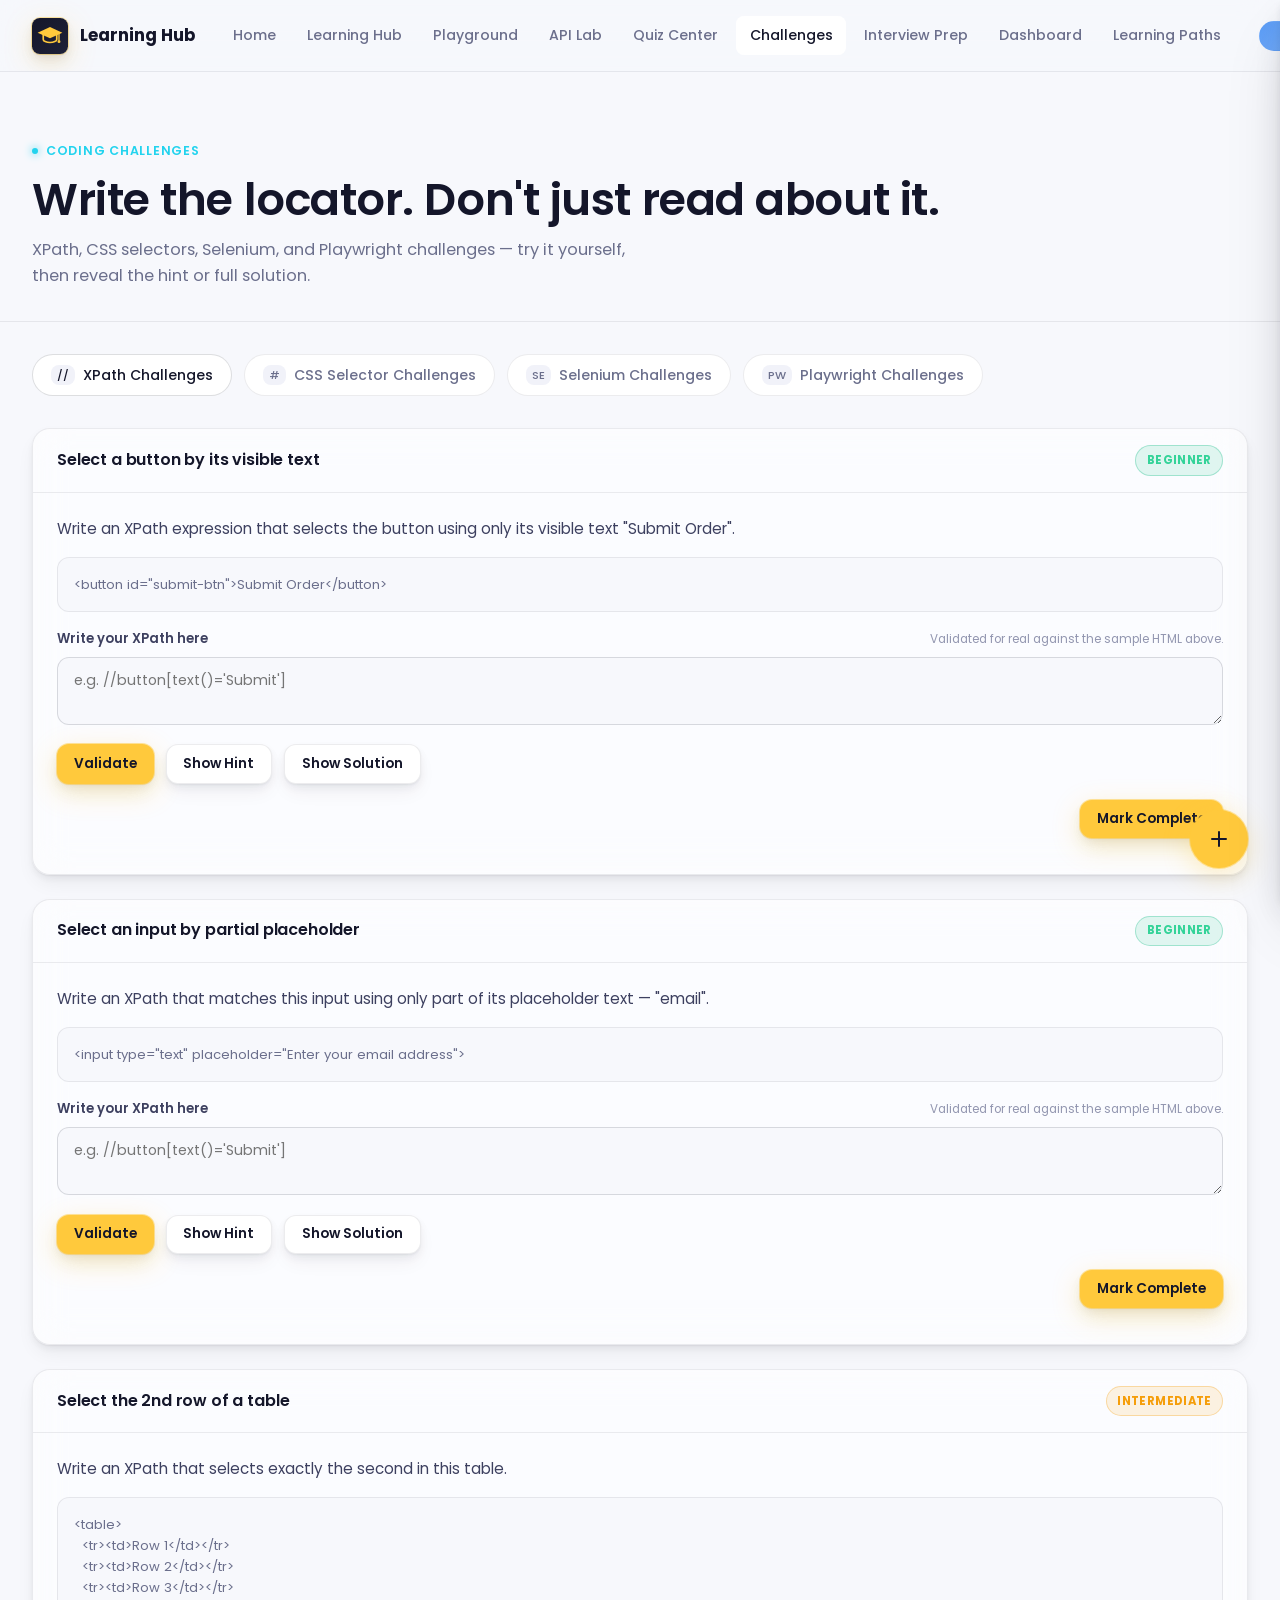
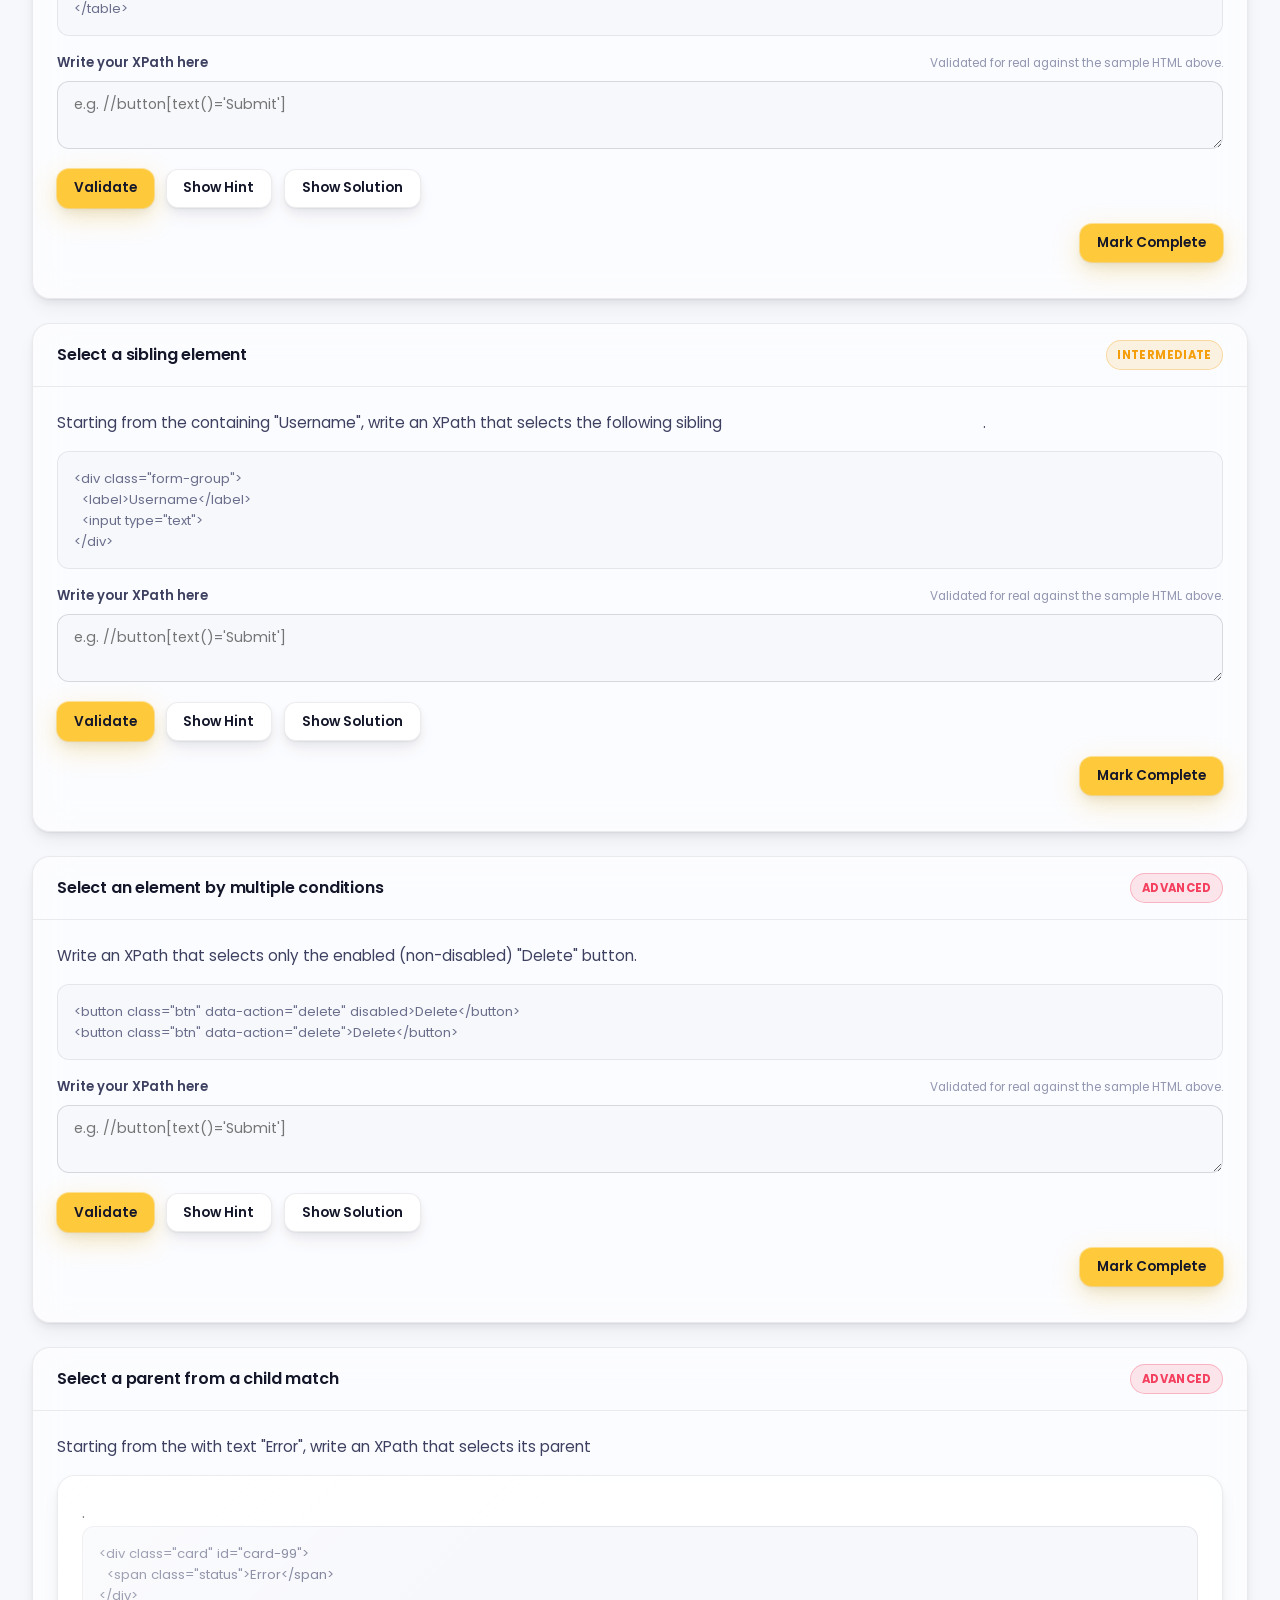
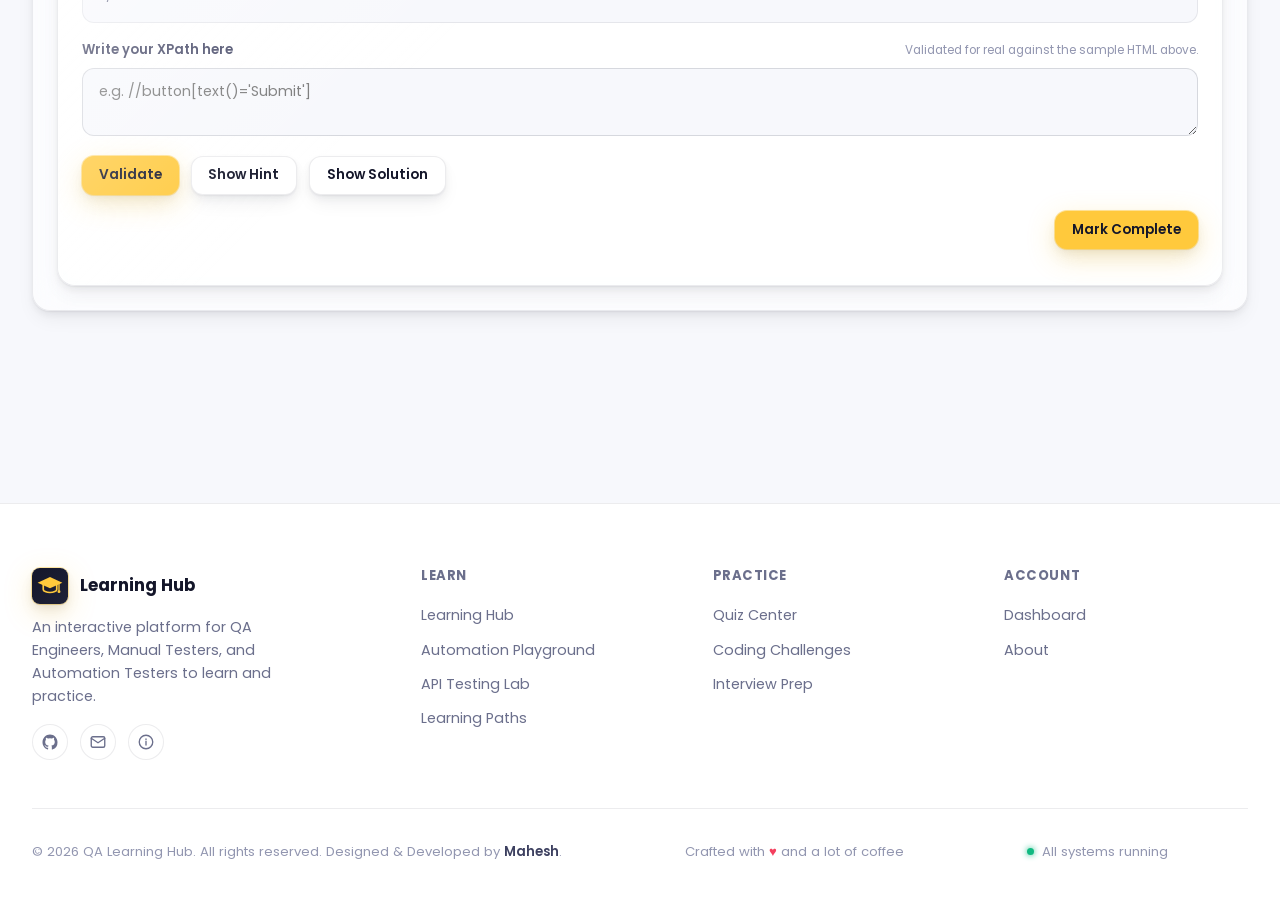
<file: pages/coding-challenges.html>
<!DOCTYPE html>
<html lang="en">
<head>
<meta charset="UTF-8">
<meta name="viewport" content="width=device-width, initial-scale=1.0">
<title>Coding Challenges — QA Learning Hub</title>
<meta name="description" content="Practice XPath, CSS Selector, Selenium, and Playwright challenges with hints and full solutions.">
<link rel="icon" type="image/svg+xml" href="../assets/icons/logo.svg">
<link rel="icon" type="image/png" sizes="32x32" href="../assets/icons/favicon-32.png">
<link rel="apple-touch-icon" sizes="180x180" href="../assets/icons/favicon-180.png">
<link rel="stylesheet" href="../css/style.css">
<link rel="stylesheet" href="../css/layout.css">
<link rel="stylesheet" href="../css/challenges.css">
</head>
<body>

<div id="loading-screen">
  <div class="loader-mark"><div class="loader-glyph"><span class="loader-spinner"></span><span>compiling challenges…</span></div></div>
</div>

<header class="site-header">
  <div class="nav-inner">
    <button class="nav-toggle" id="nav-toggle" aria-label="Open menu" aria-expanded="false">
      <svg viewBox="0 0 24 24" width="20" height="20" fill="none" stroke="currentColor" stroke-width="2"><path d="M4 6h16M4 12h16M4 18h16" stroke-linecap="round"/></svg>
    </button>
    <a href="../index.html" class="brand"><span class="brand-mark"><img src="../assets/icons/logo.svg" alt="QA Learning Hub logo"></span><span>Learning Hub</span></a>
    <nav class="nav-links" aria-label="Primary">
      <a href="../index.html">Home</a>
      <a href="learning.html">Learning Hub</a>
      <a href="automation-playground.html">Playground</a>
      <a href="api-testing-lab.html">API Lab</a>
      <a href="quiz-center.html">Quiz Center</a>
      <a href="coding-challenges.html" class="active">Challenges</a>
      <a href="interview-preparation.html">Interview Prep</a>
      <a href="dashboard.html">Dashboard</a>
      <a href="learning-paths.html">Learning Paths</a>
    </nav>
    <div class="nav-actions">
      <button class="theme-switch" aria-label="Toggle dark mode" role="switch" aria-checked="true">
        <span class="theme-switch-track">
          <span class="theme-switch-icon sun-icon">
            <svg viewBox="0 0 24 24" fill="none" stroke="currentColor" stroke-width="2.2"><circle cx="12" cy="12" r="4"/><path d="M12 2v2M12 20v2M4.93 4.93l1.41 1.41M17.66 17.66l1.41 1.41M2 12h2M20 12h2M6.34 17.66l-1.41 1.41M19.07 4.93l-1.41 1.41" stroke-linecap="round"/></svg>
          </span>
          <span class="theme-switch-knob">
            <svg viewBox="0 0 24 24" fill="none" stroke="currentColor" stroke-width="2.2"><path d="M21 12.79A9 9 0 1 1 11.21 3 7 7 0 0 0 21 12.79z"/></svg>
          </span>
        </span>
      </button>
      <a href="dashboard.html" class="profile-btn" aria-label="Your dashboard">QA</a>
    </div>
  </div>
</header>

<div class="mobile-drawer-backdrop" id="mobile-drawer-backdrop"></div>
<div class="mobile-drawer" id="mobile-drawer">
    <div class="mobile-drawer-head">
      <span class="brand" style="font-size:0.95rem">Menu</span>
      <button class="mobile-drawer-close" id="mobile-drawer-close" aria-label="Close menu">
        <svg width="16" height="16" viewBox="0 0 24 24" fill="none" stroke="currentColor" stroke-width="2"><path d="M18 6 6 18M6 6l12 12"/></svg>
      </button>
    </div>
    <div class="mobile-drawer-section-label">Navigate</div>
    <a href="../index.html">Home</a>
    <a href="learning.html">Learning Hub</a>
    <a href="automation-playground.html">Automation Playground</a>
    <a href="api-testing-lab.html">API Testing Lab</a>
    <a href="quiz-center.html">Quiz Center</a>
    <a href="coding-challenges.html" class="active">Coding Challenges</a>
    <a href="interview-preparation.html">Interview Preparation</a>
    <a href="dashboard.html">Dashboard</a>
    <a href="learning-paths.html">Learning Paths</a>
    <div class="mobile-drawer-theme-row">
      <span>Dark / Light mode</span>
      <button class="theme-toggle" aria-label="Toggle dark mode">
        <svg class="icon-moon" viewBox="0 0 24 24" fill="none" stroke="currentColor" stroke-width="2"><path d="M21 12.79A9 9 0 1 1 11.21 3 7 7 0 0 0 21 12.79z"/></svg>
        <svg class="icon-sun" viewBox="0 0 24 24" fill="none" stroke="currentColor" stroke-width="2"><circle cx="12" cy="12" r="4"/><path d="M12 2v2M12 20v2M4.93 4.93l1.41 1.41M17.66 17.66l1.41 1.41M2 12h2M20 12h2M6.34 17.66l-1.41 1.41M19.07 4.93l-1.41 1.41" stroke-linecap="round"/></svg>
      </button>
    </div>
  </div>

<main>
  <section class="learning-hero">
    <div class="container">
      <span class="eyebrow">Coding Challenges</span>
      <h1>Write the locator. Don't just read about it.</h1>
      <p class="muted">XPath, CSS selectors, Selenium, and Playwright challenges — try it yourself, then reveal the hint or full solution.</p>
    </div>
  </section>

  <div class="container">
    <div class="ch-category-tabs" id="ch-category-tabs"></div>
    <div class="ch-list" id="ch-list"></div>
  </div>
</main>

<footer class="site-footer">
  <div class="container">
    <div class="footer-grid">
      <div class="footer-brand">
        <a href="../index.html" class="brand"><span class="brand-mark"><img src="../assets/icons/logo.svg" alt="QA Learning Hub logo"></span><span>Learning Hub</span></a>
        <p>An interactive platform for QA Engineers, Manual Testers, and Automation Testers to learn and practice.</p>
        <div class="footer-social-row">
          <a href="https://github.com" target="_blank" rel="noopener noreferrer" title="View source on GitHub" class="footer-social-icon">
            <svg width="18" height="18" viewBox="0 0 24 24" fill="currentColor"><path d="M12 2C6.48 2 2 6.58 2 12.25c0 4.53 2.87 8.37 6.84 9.73.5.1.68-.22.68-.49 0-.24-.01-1.04-.01-1.88-2.78.61-3.37-1.21-3.37-1.21-.45-1.18-1.11-1.49-1.11-1.49-.91-.64.07-.63.07-.63 1 .07 1.53 1.05 1.53 1.05.89 1.56 2.34 1.11 2.91.85.09-.66.34-1.11.62-1.37-2.22-.26-4.55-1.13-4.55-5.03 0-1.11.38-2.02 1.02-2.73-.1-.26-.44-1.31.1-2.72 0 0 .84-.27 2.75 1.04a9.3 9.3 0 0 1 5 0c1.91-1.31 2.75-1.04 2.75-1.04.54 1.41.2 2.46.1 2.72.64.71 1.02 1.62 1.02 2.73 0 3.91-2.34 4.77-4.57 5.02.36.32.68.94.68 1.9 0 1.37-.01 2.48-.01 2.81 0 .27.18.6.69.49A10.02 10.02 0 0 0 22 12.25C22 6.58 17.52 2 12 2Z"/></svg>
          </a>
          <a href="mailto:feedback@qalearninghub.example" title="Send feedback" class="footer-social-icon">
            <svg width="18" height="18" viewBox="0 0 24 24" fill="none" stroke="currentColor" stroke-width="1.8"><rect x="3" y="5" width="18" height="14" rx="2"/><path d="m3 7 9 6 9-6" stroke-linecap="round" stroke-linejoin="round"/></svg>
          </a>
          <a href="about.html" title="About this project" class="footer-social-icon">
            <svg width="18" height="18" viewBox="0 0 24 24" fill="none" stroke="currentColor" stroke-width="1.8"><circle cx="12" cy="12" r="9"/><path d="M12 11v5M12 8v.5" stroke-linecap="round"/></svg>
          </a>
        </div>
      </div>
      <div class="footer-col">
        <h4>Learn</h4>
        <a href="learning.html">Learning Hub</a>
        <a href="automation-playground.html">Automation Playground</a>
        <a href="api-testing-lab.html">API Testing Lab</a>
        <a href="learning-paths.html">Learning Paths</a>
      </div>
      <div class="footer-col">
        <h4>Practice</h4>
        <a href="quiz-center.html">Quiz Center</a>
        <a href="coding-challenges.html">Coding Challenges</a>
        <a href="interview-preparation.html">Interview Prep</a>
      </div>
      <div class="footer-col">
        <h4>Account</h4>
        <a href="dashboard.html">Dashboard</a>
        <a href="about.html">About</a>
      </div>
    </div>
    <div class="footer-bottom">
      <span class="footer-bottom-copyright">© 2026 QA Learning Hub. All rights reserved.<br class="footer-credit-break"> Designed &amp; Developed by <strong>Mahesh</strong>.</span>
      <span class="footer-bottom-tagline">Crafted with <span class="footer-heart">♥</span> and a lot of coffee</span>
      <span class="footer-bottom-status"><span class="footer-status-dot"></span> All systems running</span>
    </div>
  </div>
</footer>

<script src="../js/app.js"></script>
<script src="../js/challenges-data.js"></script>
<script src="../js/challenge-validator.js"></script>
<script src="../js/challenges.js"></script>
</body>
</html>
</file>
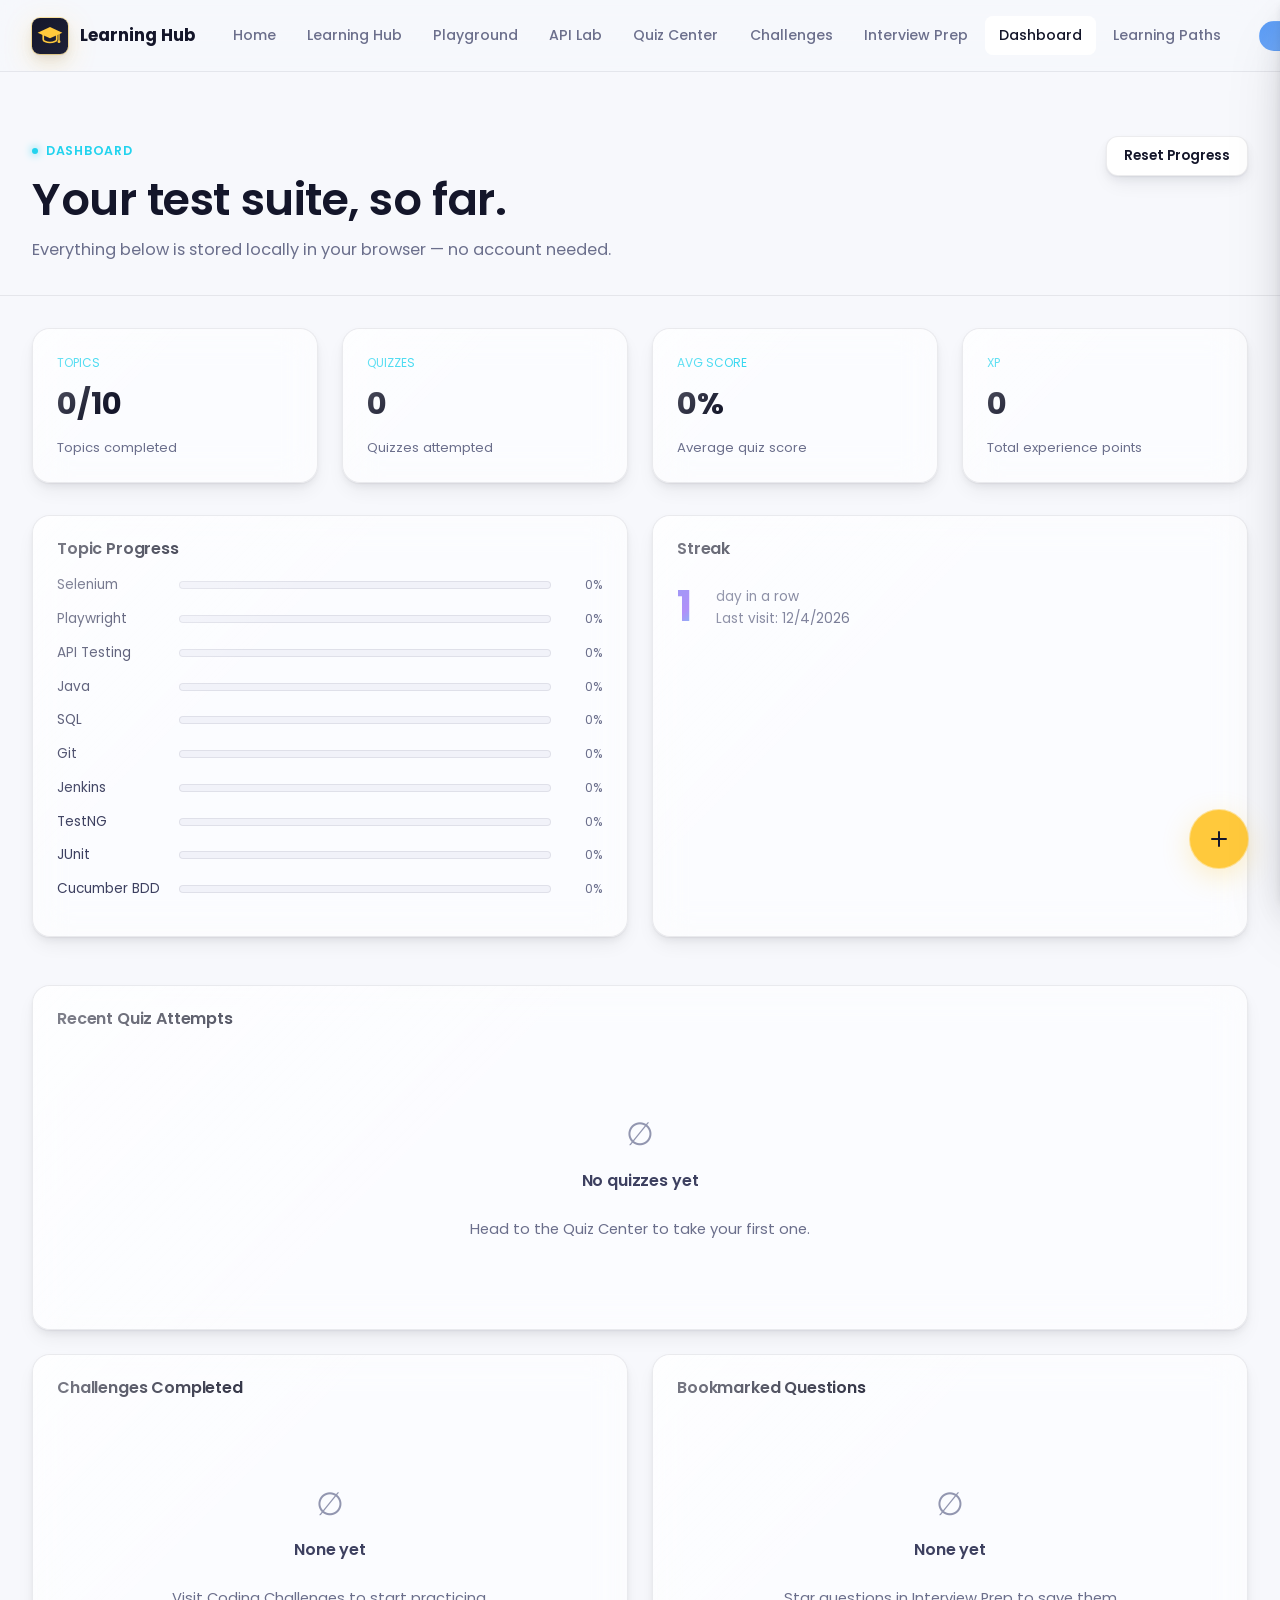
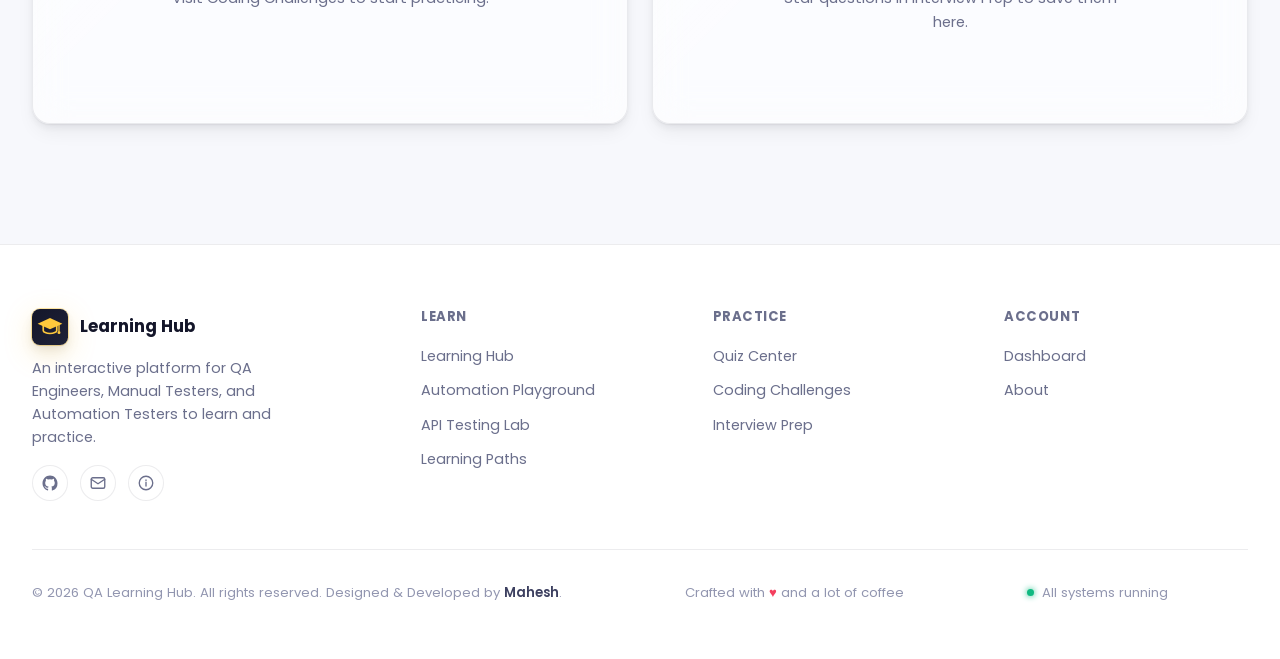
<file: pages/dashboard.html>
<!DOCTYPE html>
<html lang="en">
<head>
<meta charset="UTF-8">
<meta name="viewport" content="width=device-width, initial-scale=1.0">
<title>Dashboard — QA Learning Hub</title>
<meta name="description" content="Track your QA Learning Hub progress — topics completed, quiz scores, streak, and challenges.">
<link rel="icon" type="image/svg+xml" href="../assets/icons/logo.svg">
<link rel="icon" type="image/png" sizes="32x32" href="../assets/icons/favicon-32.png">
<link rel="apple-touch-icon" sizes="180x180" href="../assets/icons/favicon-180.png">
<link rel="stylesheet" href="../css/style.css">
<link rel="stylesheet" href="../css/layout.css">
<link rel="stylesheet" href="../css/dashboard.css">
</head>
<body>

<div id="loading-screen">
  <div class="loader-mark"><div class="loader-glyph"><span class="loader-spinner"></span><span>pulling your stats…</span></div></div>
</div>

<header class="site-header">
  <div class="nav-inner">
    <button class="nav-toggle" id="nav-toggle" aria-label="Open menu" aria-expanded="false">
      <svg viewBox="0 0 24 24" width="20" height="20" fill="none" stroke="currentColor" stroke-width="2"><path d="M4 6h16M4 12h16M4 18h16" stroke-linecap="round"/></svg>
    </button>
    <a href="../index.html" class="brand"><span class="brand-mark"><img src="../assets/icons/logo.svg" alt="QA Learning Hub logo"></span><span>Learning Hub</span></a>
    <nav class="nav-links" aria-label="Primary">
      <a href="../index.html">Home</a>
      <a href="learning.html">Learning Hub</a>
      <a href="automation-playground.html">Playground</a>
      <a href="api-testing-lab.html">API Lab</a>
      <a href="quiz-center.html">Quiz Center</a>
      <a href="coding-challenges.html">Challenges</a>
      <a href="interview-preparation.html">Interview Prep</a>
      <a href="dashboard.html" class="active">Dashboard</a>
      <a href="learning-paths.html">Learning Paths</a>
    </nav>
    <div class="nav-actions">
      <button class="theme-switch" aria-label="Toggle dark mode" role="switch" aria-checked="true">
        <span class="theme-switch-track">
          <span class="theme-switch-icon sun-icon">
            <svg viewBox="0 0 24 24" fill="none" stroke="currentColor" stroke-width="2.2"><circle cx="12" cy="12" r="4"/><path d="M12 2v2M12 20v2M4.93 4.93l1.41 1.41M17.66 17.66l1.41 1.41M2 12h2M20 12h2M6.34 17.66l-1.41 1.41M19.07 4.93l-1.41 1.41" stroke-linecap="round"/></svg>
          </span>
          <span class="theme-switch-knob">
            <svg viewBox="0 0 24 24" fill="none" stroke="currentColor" stroke-width="2.2"><path d="M21 12.79A9 9 0 1 1 11.21 3 7 7 0 0 0 21 12.79z"/></svg>
          </span>
        </span>
      </button>
      <a href="dashboard.html" class="profile-btn" aria-label="Your dashboard">QA</a>
    </div>
  </div>
</header>

<div class="mobile-drawer-backdrop" id="mobile-drawer-backdrop"></div>
<div class="mobile-drawer" id="mobile-drawer">
    <div class="mobile-drawer-head">
      <span class="brand" style="font-size:0.95rem">Menu</span>
      <button class="mobile-drawer-close" id="mobile-drawer-close" aria-label="Close menu">
        <svg width="16" height="16" viewBox="0 0 24 24" fill="none" stroke="currentColor" stroke-width="2"><path d="M18 6 6 18M6 6l12 12"/></svg>
      </button>
    </div>
    <div class="mobile-drawer-section-label">Navigate</div>
    <a href="../index.html">Home</a>
    <a href="learning.html">Learning Hub</a>
    <a href="automation-playground.html">Automation Playground</a>
    <a href="api-testing-lab.html">API Testing Lab</a>
    <a href="quiz-center.html">Quiz Center</a>
    <a href="coding-challenges.html">Coding Challenges</a>
    <a href="interview-preparation.html">Interview Preparation</a>
    <a href="dashboard.html" class="active">Dashboard</a>
    <a href="learning-paths.html">Learning Paths</a>
    <div class="mobile-drawer-theme-row">
      <span>Dark / Light mode</span>
      <button class="theme-toggle" aria-label="Toggle dark mode">
        <svg class="icon-moon" viewBox="0 0 24 24" fill="none" stroke="currentColor" stroke-width="2"><path d="M21 12.79A9 9 0 1 1 11.21 3 7 7 0 0 0 21 12.79z"/></svg>
        <svg class="icon-sun" viewBox="0 0 24 24" fill="none" stroke="currentColor" stroke-width="2"><circle cx="12" cy="12" r="4"/><path d="M12 2v2M12 20v2M4.93 4.93l1.41 1.41M17.66 17.66l1.41 1.41M2 12h2M20 12h2M6.34 17.66l-1.41 1.41M19.07 4.93l-1.41 1.41" stroke-linecap="round"/></svg>
      </button>
    </div>
  </div>

<main>
  <section class="learning-hero">
    <div class="container dash-head-row">
      <div>
        <span class="eyebrow">Dashboard</span>
        <h1>Your test suite, so far.</h1>
        <p class="muted">Everything below is stored locally in your browser — no account needed.</p>
      </div>
      <button class="btn btn-ghost btn-sm" id="dash-reset-btn">Reset Progress</button>
    </div>
  </section>

  <div class="container">
    <div class="grid grid-4" id="dash-stat-cards"></div>

    <div class="dash-grid">
      <div class="card dash-panel reveal is-visible">
        <h3>Topic Progress</h3>
        <div id="dash-topic-progress"></div>
      </div>
      <div class="card dash-panel reveal is-visible">
        <h3>Streak</h3>
        <div id="dash-streak"></div>
      </div>
    </div>

    <div class="card dash-panel reveal is-visible" style="margin-top:var(--sp-5)">
      <h3>Recent Quiz Attempts</h3>
      <div id="dash-quiz-history"></div>
    </div>

    <div class="dash-grid" style="margin-top:var(--sp-5)">
      <div class="card dash-panel reveal is-visible">
        <h3>Challenges Completed</h3>
        <div id="dash-challenges"></div>
      </div>
      <div class="card dash-panel reveal is-visible">
        <h3>Bookmarked Questions</h3>
        <div id="dash-bookmarks"></div>
      </div>
    </div>
  </div>
</main>

<footer class="site-footer">
  <div class="container">
    <div class="footer-grid">
      <div class="footer-brand">
        <a href="../index.html" class="brand"><span class="brand-mark"><img src="../assets/icons/logo.svg" alt="QA Learning Hub logo"></span><span>Learning Hub</span></a>
        <p>An interactive platform for QA Engineers, Manual Testers, and Automation Testers to learn and practice.</p>
        <div class="footer-social-row">
          <a href="https://github.com" target="_blank" rel="noopener noreferrer" title="View source on GitHub" class="footer-social-icon">
            <svg width="18" height="18" viewBox="0 0 24 24" fill="currentColor"><path d="M12 2C6.48 2 2 6.58 2 12.25c0 4.53 2.87 8.37 6.84 9.73.5.1.68-.22.68-.49 0-.24-.01-1.04-.01-1.88-2.78.61-3.37-1.21-3.37-1.21-.45-1.18-1.11-1.49-1.11-1.49-.91-.64.07-.63.07-.63 1 .07 1.53 1.05 1.53 1.05.89 1.56 2.34 1.11 2.91.85.09-.66.34-1.11.62-1.37-2.22-.26-4.55-1.13-4.55-5.03 0-1.11.38-2.02 1.02-2.73-.1-.26-.44-1.31.1-2.72 0 0 .84-.27 2.75 1.04a9.3 9.3 0 0 1 5 0c1.91-1.31 2.75-1.04 2.75-1.04.54 1.41.2 2.46.1 2.72.64.71 1.02 1.62 1.02 2.73 0 3.91-2.34 4.77-4.57 5.02.36.32.68.94.68 1.9 0 1.37-.01 2.48-.01 2.81 0 .27.18.6.69.49A10.02 10.02 0 0 0 22 12.25C22 6.58 17.52 2 12 2Z"/></svg>
          </a>
          <a href="mailto:feedback@qalearninghub.example" title="Send feedback" class="footer-social-icon">
            <svg width="18" height="18" viewBox="0 0 24 24" fill="none" stroke="currentColor" stroke-width="1.8"><rect x="3" y="5" width="18" height="14" rx="2"/><path d="m3 7 9 6 9-6" stroke-linecap="round" stroke-linejoin="round"/></svg>
          </a>
          <a href="about.html" title="About this project" class="footer-social-icon">
            <svg width="18" height="18" viewBox="0 0 24 24" fill="none" stroke="currentColor" stroke-width="1.8"><circle cx="12" cy="12" r="9"/><path d="M12 11v5M12 8v.5" stroke-linecap="round"/></svg>
          </a>
        </div>
      </div>
      <div class="footer-col">
        <h4>Learn</h4>
        <a href="learning.html">Learning Hub</a>
        <a href="automation-playground.html">Automation Playground</a>
        <a href="api-testing-lab.html">API Testing Lab</a>
        <a href="learning-paths.html">Learning Paths</a>
      </div>
      <div class="footer-col">
        <h4>Practice</h4>
        <a href="quiz-center.html">Quiz Center</a>
        <a href="coding-challenges.html">Coding Challenges</a>
        <a href="interview-preparation.html">Interview Prep</a>
      </div>
      <div class="footer-col">
        <h4>Account</h4>
        <a href="dashboard.html">Dashboard</a>
        <a href="about.html">About</a>
      </div>
    </div>
    <div class="footer-bottom">
      <span class="footer-bottom-copyright">© 2026 QA Learning Hub. All rights reserved.<br class="footer-credit-break"> Designed &amp; Developed by <strong>Mahesh</strong>.</span>
      <span class="footer-bottom-tagline">Crafted with <span class="footer-heart">♥</span> and a lot of coffee</span>
      <span class="footer-bottom-status"><span class="footer-status-dot"></span> All systems running</span>
    </div>
  </div>
</footer>

<script src="../js/app.js"></script>
<script src="../js/learning-data.js"></script>
<script src="../js/quiz-data.js"></script>
<script src="../js/dashboard.js"></script>
</body>
</html>
</file>
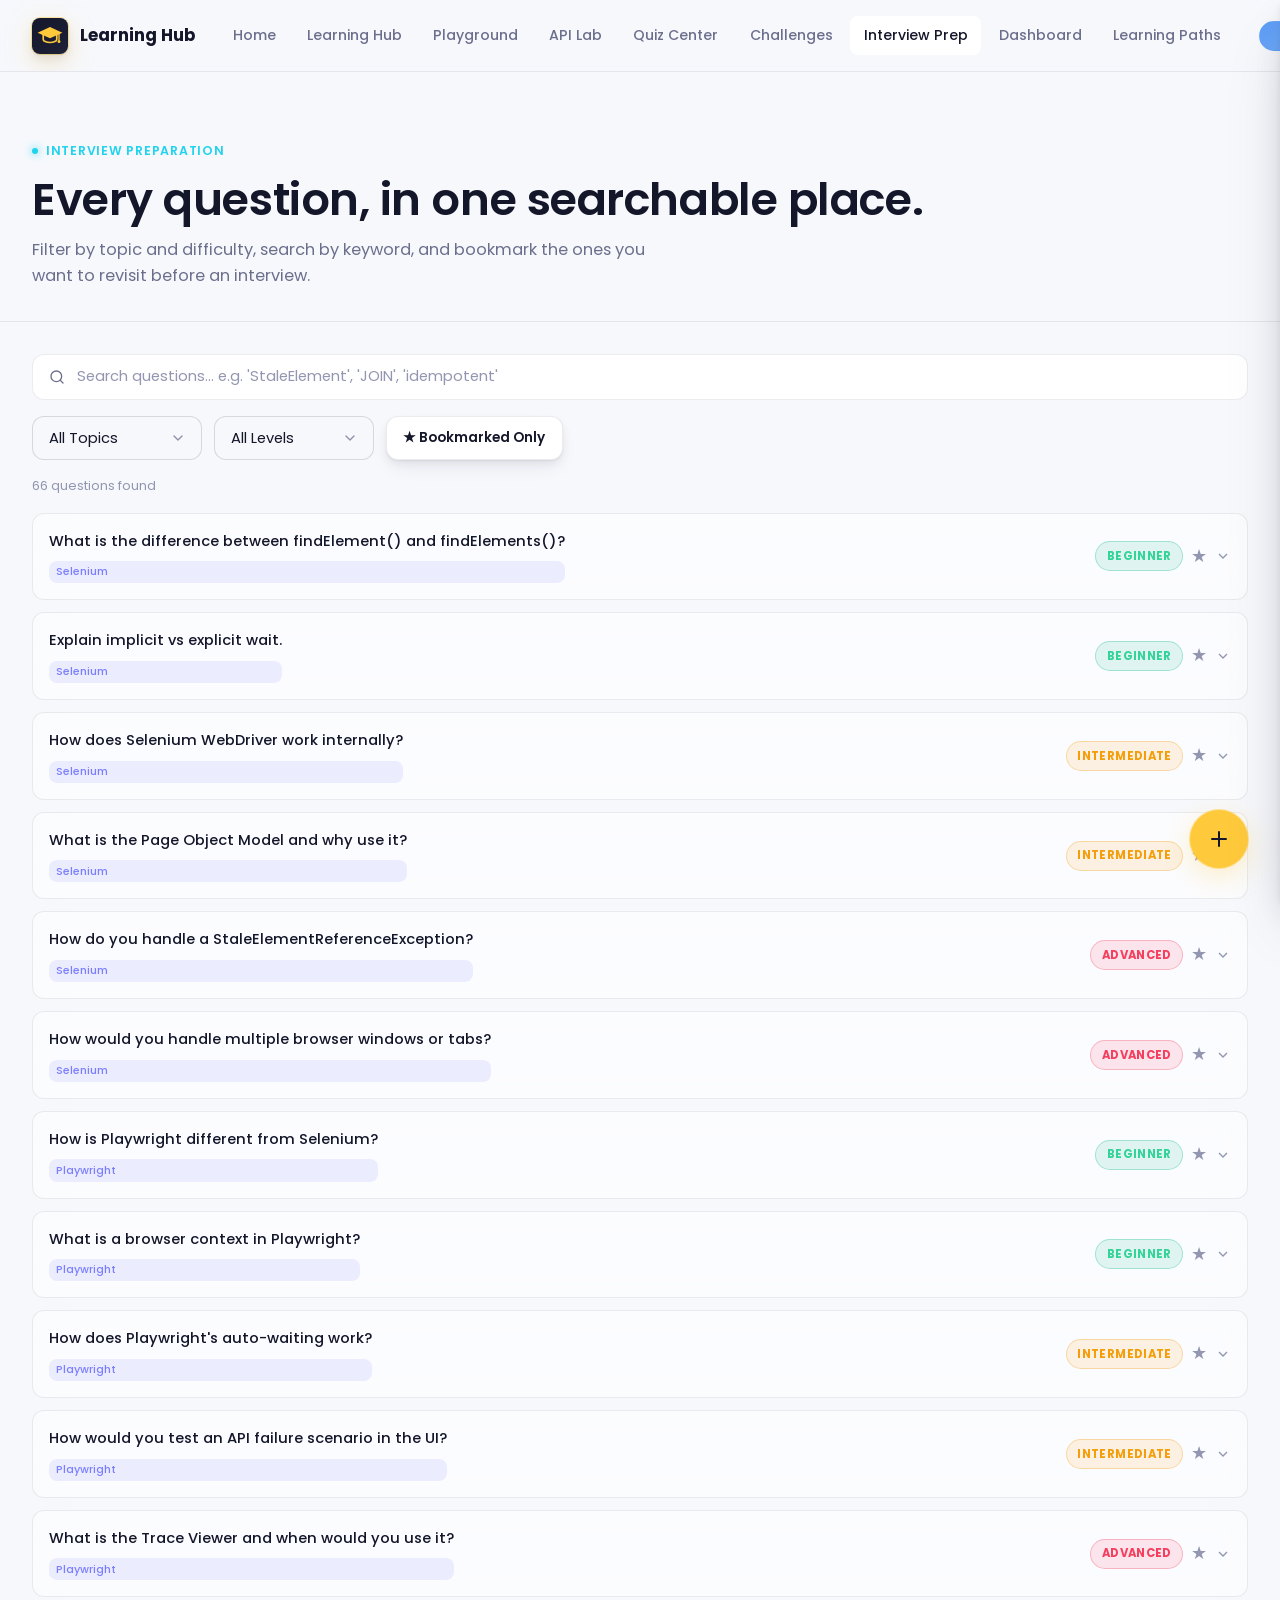
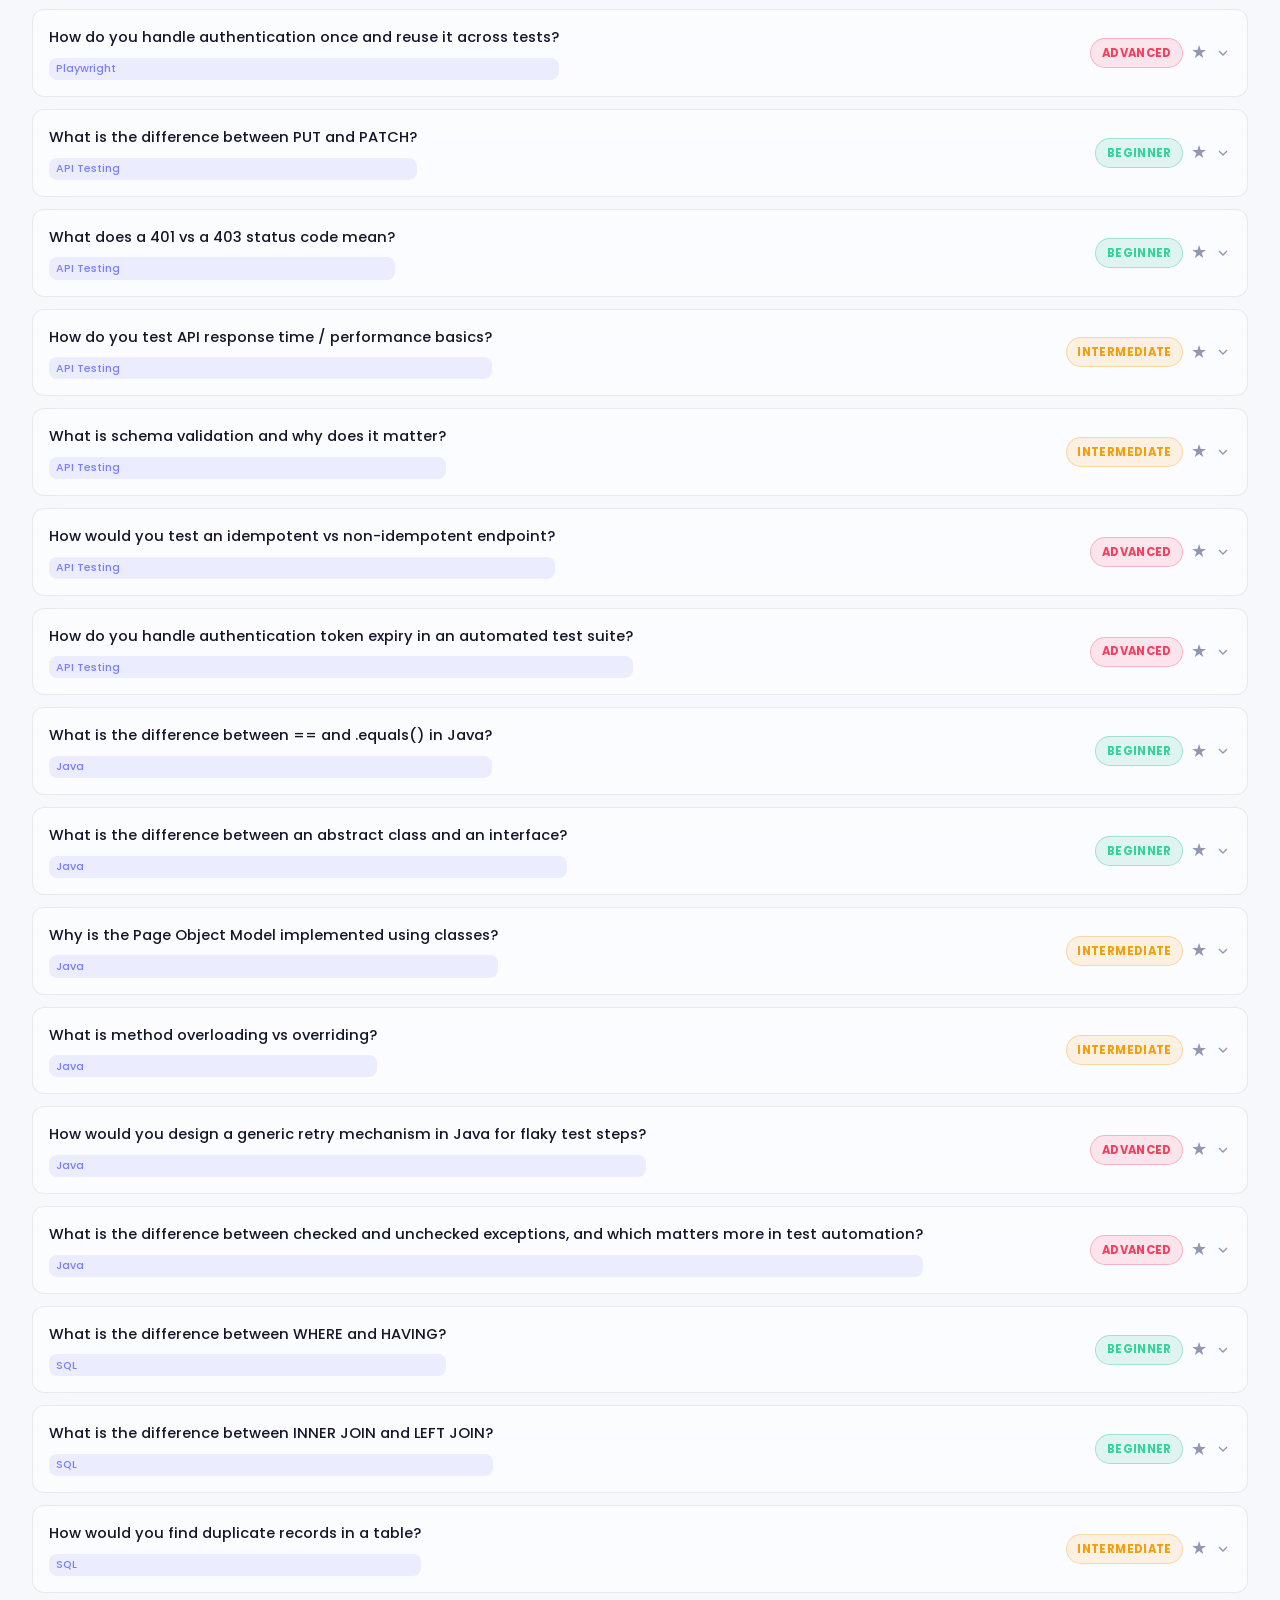
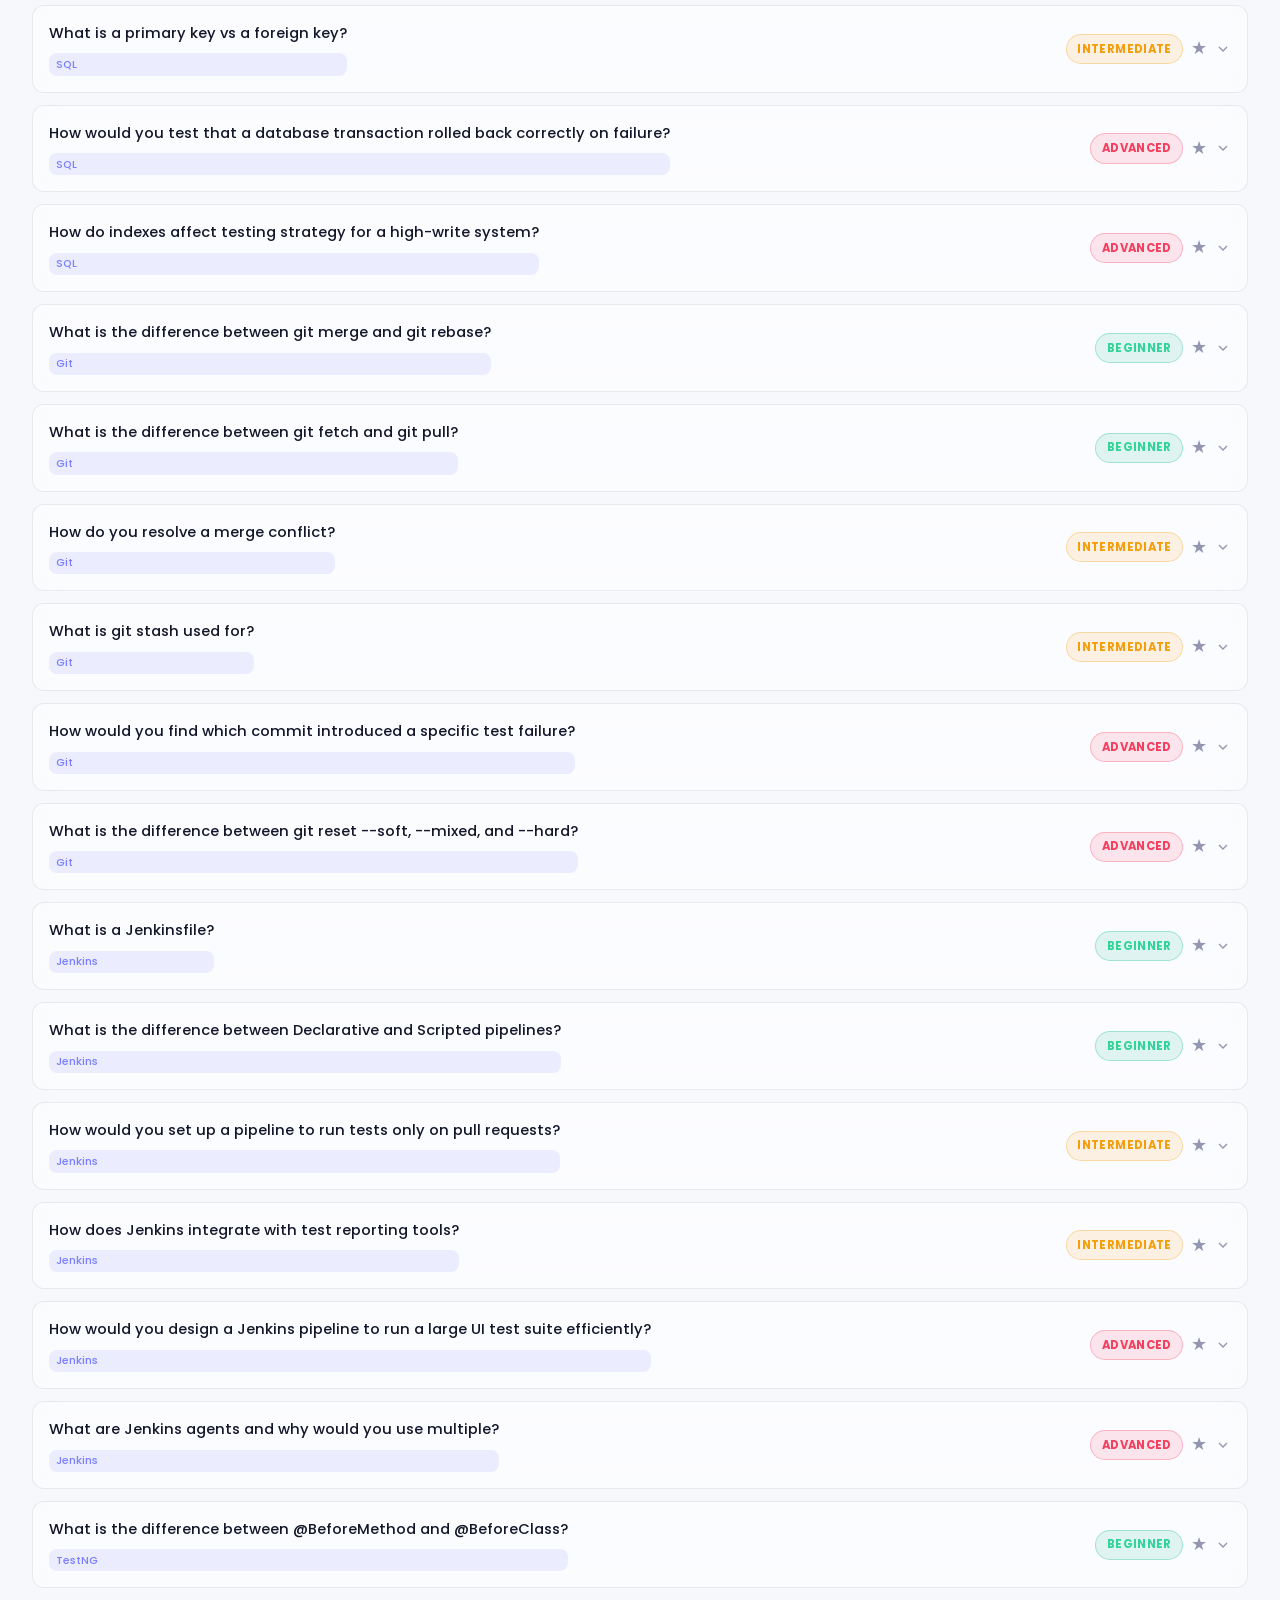
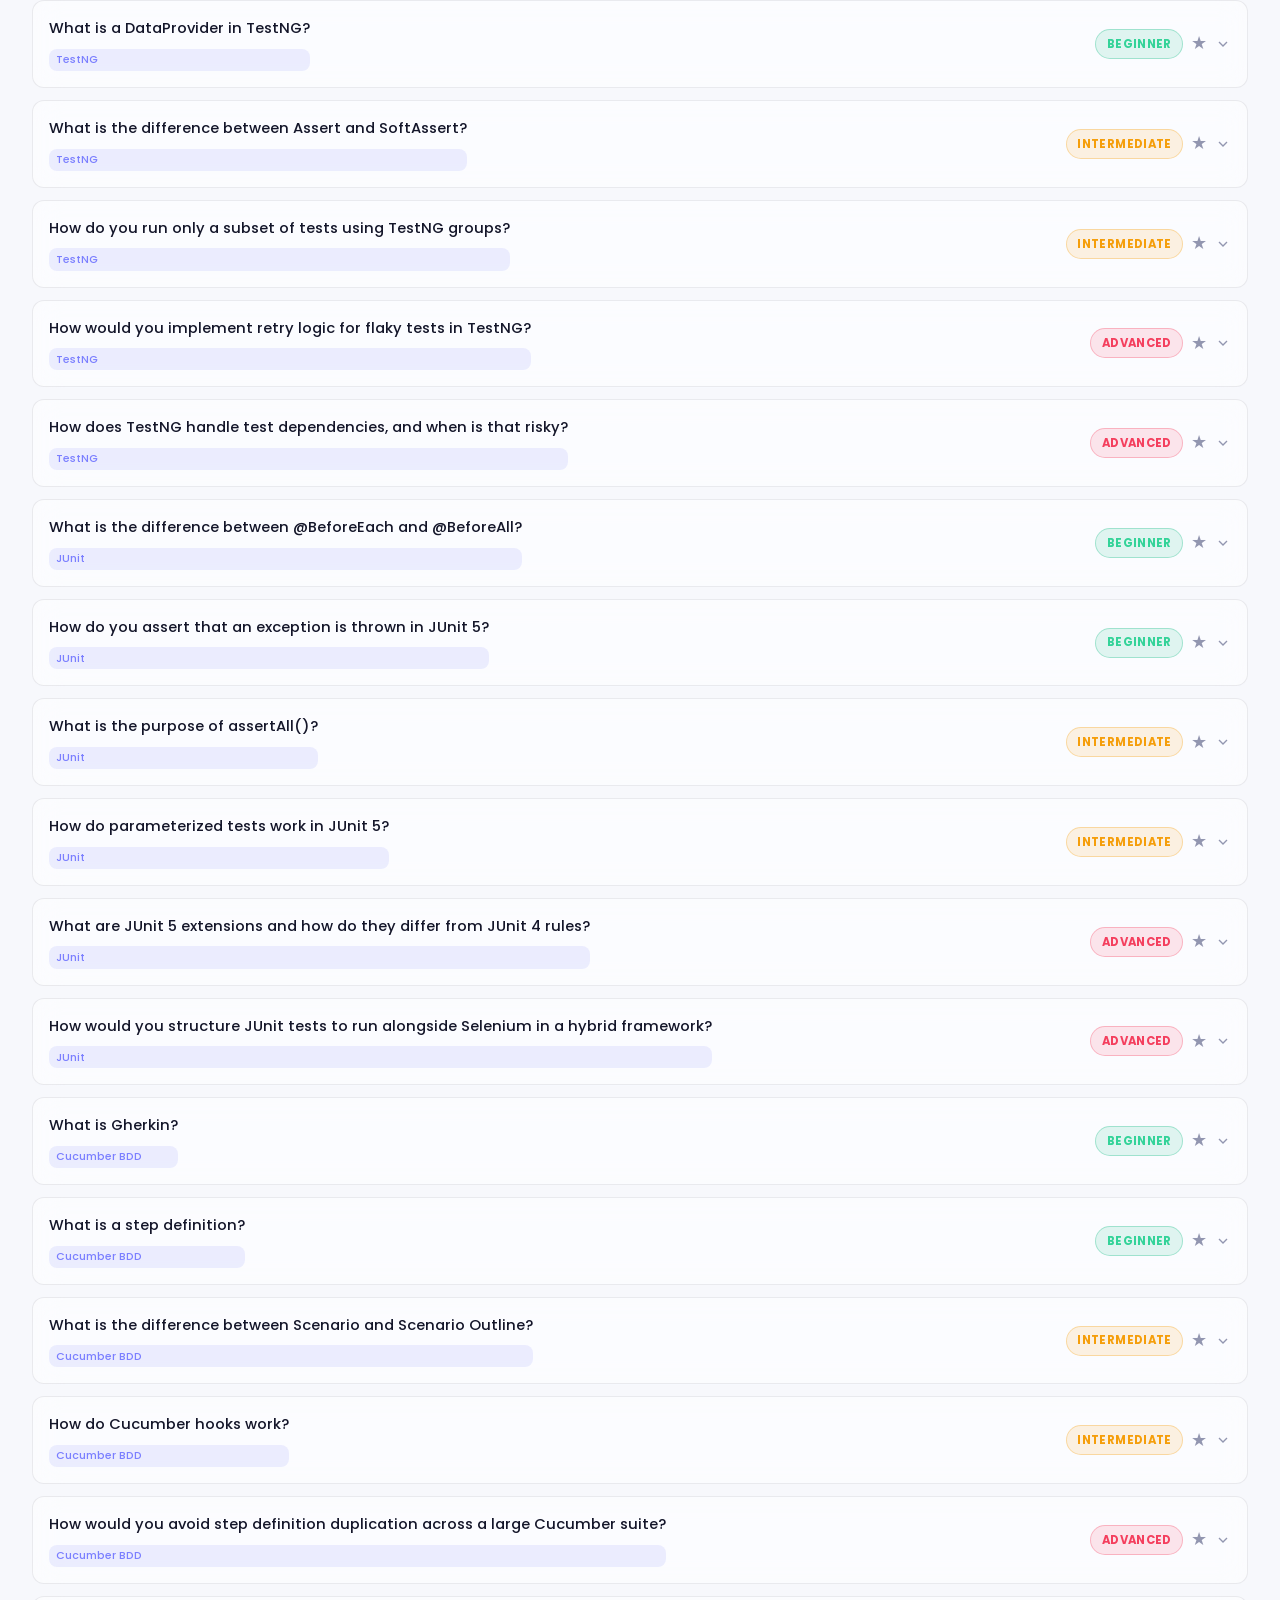
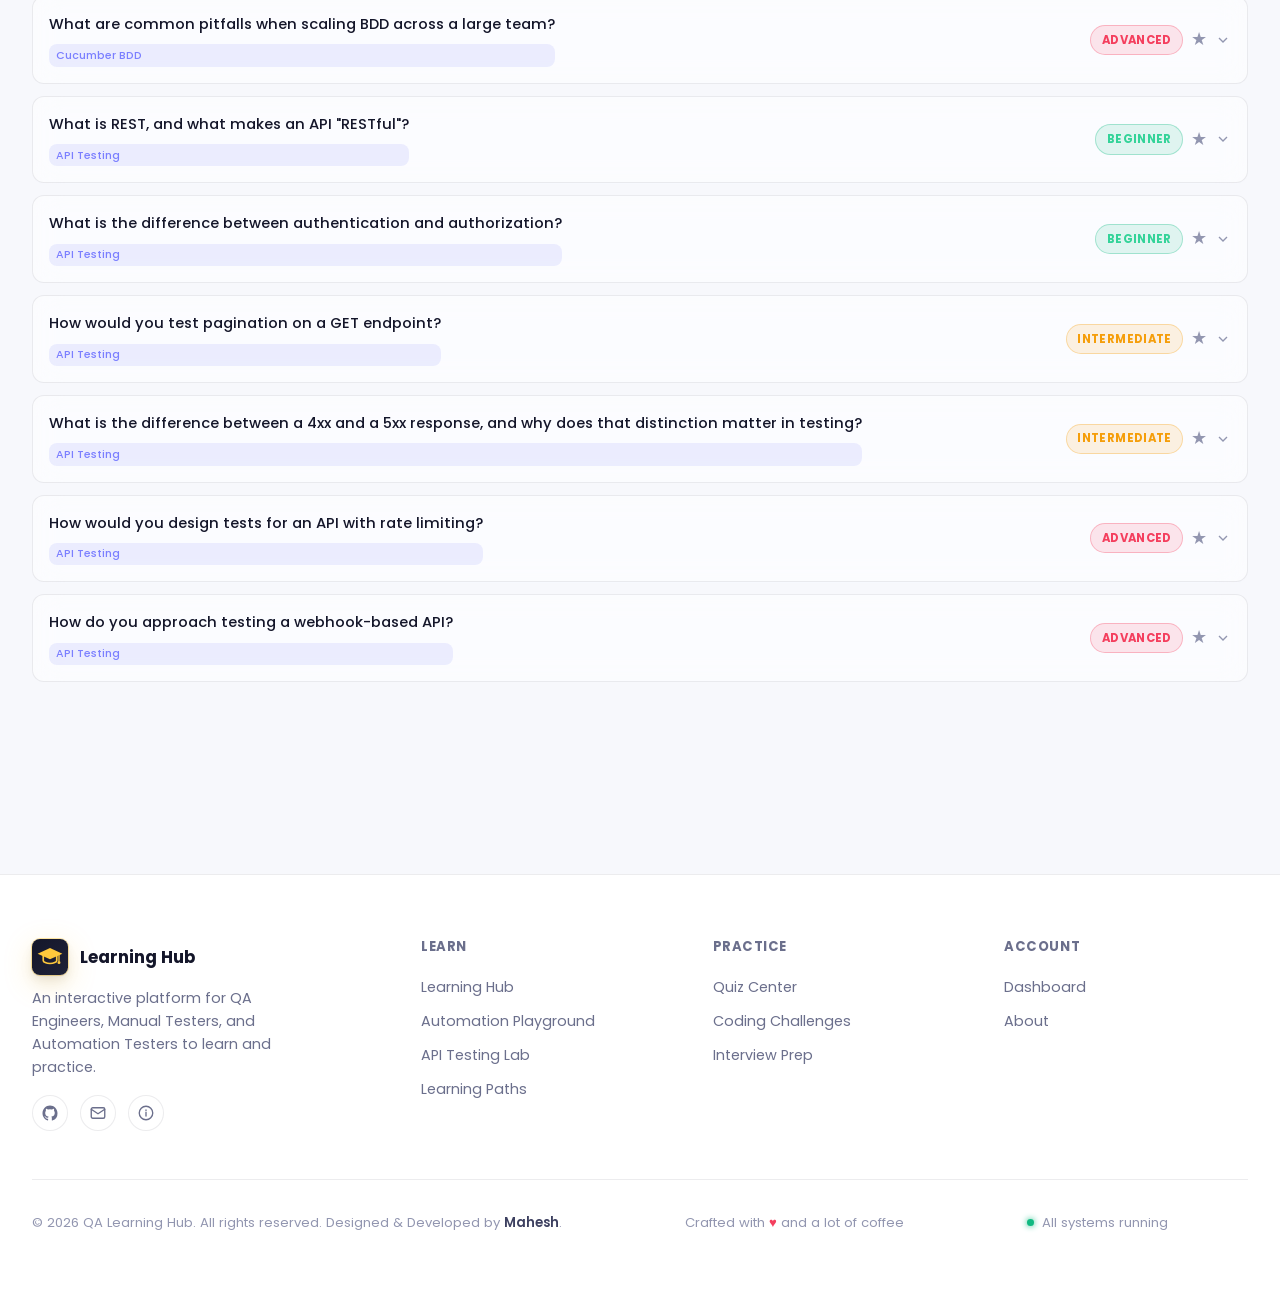
<file: pages/interview-preparation.html>
<!DOCTYPE html>
<html lang="en">
<head>
<meta charset="UTF-8">
<meta name="viewport" content="width=device-width, initial-scale=1.0">
<title>Interview Preparation — QA Learning Hub</title>
<meta name="description" content="250+ QA and automation interview questions across Selenium, Playwright, API Testing, Java, SQL, Git, Jenkins, TestNG, JUnit and Cucumber — searchable and bookmarkable.">
<link rel="icon" type="image/svg+xml" href="../assets/icons/logo.svg">
<link rel="icon" type="image/png" sizes="32x32" href="../assets/icons/favicon-32.png">
<link rel="apple-touch-icon" sizes="180x180" href="../assets/icons/favicon-180.png">
<link rel="stylesheet" href="../css/style.css">
<link rel="stylesheet" href="../css/layout.css">
<link rel="stylesheet" href="../css/learning.css">
<link rel="stylesheet" href="../css/interview.css">
</head>
<body>

<div id="loading-screen">
  <div class="loader-mark"><div class="loader-glyph"><span class="loader-spinner"></span><span>indexing questions…</span></div></div>
</div>

<header class="site-header">
  <div class="nav-inner">
    <button class="nav-toggle" id="nav-toggle" aria-label="Open menu" aria-expanded="false">
      <svg viewBox="0 0 24 24" width="20" height="20" fill="none" stroke="currentColor" stroke-width="2"><path d="M4 6h16M4 12h16M4 18h16" stroke-linecap="round"/></svg>
    </button>
    <a href="../index.html" class="brand"><span class="brand-mark"><img src="../assets/icons/logo.svg" alt="QA Learning Hub logo"></span><span>Learning Hub</span></a>
    <nav class="nav-links" aria-label="Primary">
      <a href="../index.html">Home</a>
      <a href="learning.html">Learning Hub</a>
      <a href="automation-playground.html">Playground</a>
      <a href="api-testing-lab.html">API Lab</a>
      <a href="quiz-center.html">Quiz Center</a>
      <a href="coding-challenges.html">Challenges</a>
      <a href="interview-preparation.html" class="active">Interview Prep</a>
      <a href="dashboard.html">Dashboard</a>
      <a href="learning-paths.html">Learning Paths</a>
    </nav>
    <div class="nav-actions">
      <button class="theme-switch" aria-label="Toggle dark mode" role="switch" aria-checked="true">
        <span class="theme-switch-track">
          <span class="theme-switch-icon sun-icon">
            <svg viewBox="0 0 24 24" fill="none" stroke="currentColor" stroke-width="2.2"><circle cx="12" cy="12" r="4"/><path d="M12 2v2M12 20v2M4.93 4.93l1.41 1.41M17.66 17.66l1.41 1.41M2 12h2M20 12h2M6.34 17.66l-1.41 1.41M19.07 4.93l-1.41 1.41" stroke-linecap="round"/></svg>
          </span>
          <span class="theme-switch-knob">
            <svg viewBox="0 0 24 24" fill="none" stroke="currentColor" stroke-width="2.2"><path d="M21 12.79A9 9 0 1 1 11.21 3 7 7 0 0 0 21 12.79z"/></svg>
          </span>
        </span>
      </button>
      <a href="dashboard.html" class="profile-btn" aria-label="Your dashboard">QA</a>
    </div>
  </div>
</header>

<div class="mobile-drawer-backdrop" id="mobile-drawer-backdrop"></div>
<div class="mobile-drawer" id="mobile-drawer">
    <div class="mobile-drawer-head">
      <span class="brand" style="font-size:0.95rem">Menu</span>
      <button class="mobile-drawer-close" id="mobile-drawer-close" aria-label="Close menu">
        <svg width="16" height="16" viewBox="0 0 24 24" fill="none" stroke="currentColor" stroke-width="2"><path d="M18 6 6 18M6 6l12 12"/></svg>
      </button>
    </div>
    <div class="mobile-drawer-section-label">Navigate</div>
    <a href="../index.html">Home</a>
    <a href="learning.html">Learning Hub</a>
    <a href="automation-playground.html">Automation Playground</a>
    <a href="api-testing-lab.html">API Testing Lab</a>
    <a href="quiz-center.html">Quiz Center</a>
    <a href="coding-challenges.html">Coding Challenges</a>
    <a href="interview-preparation.html" class="active">Interview Preparation</a>
    <a href="dashboard.html">Dashboard</a>
    <a href="learning-paths.html">Learning Paths</a>
    <div class="mobile-drawer-theme-row">
      <span>Dark / Light mode</span>
      <button class="theme-toggle" aria-label="Toggle dark mode">
        <svg class="icon-moon" viewBox="0 0 24 24" fill="none" stroke="currentColor" stroke-width="2"><path d="M21 12.79A9 9 0 1 1 11.21 3 7 7 0 0 0 21 12.79z"/></svg>
        <svg class="icon-sun" viewBox="0 0 24 24" fill="none" stroke="currentColor" stroke-width="2"><circle cx="12" cy="12" r="4"/><path d="M12 2v2M12 20v2M4.93 4.93l1.41 1.41M17.66 17.66l1.41 1.41M2 12h2M20 12h2M6.34 17.66l-1.41 1.41M19.07 4.93l-1.41 1.41" stroke-linecap="round"/></svg>
      </button>
    </div>
  </div>

<main>
  <section class="learning-hero">
    <div class="container">
      <span class="eyebrow">Interview Preparation</span>
      <h1>Every question, in one searchable place.</h1>
      <p class="muted">Filter by topic and difficulty, search by keyword, and bookmark the ones you want to revisit before an interview.</p>
    </div>
  </section>

  <div class="container">
    <div class="iv-controls">
      <div class="iv-search-row">
        <svg width="16" height="16" viewBox="0 0 24 24" fill="none" stroke="currentColor" stroke-width="2"><circle cx="11" cy="11" r="8"/><path d="m21 21-4.35-4.35" stroke-linecap="round"/></svg>
        <input type="text" id="iv-search-input" placeholder="Search questions… e.g. 'StaleElement', 'JOIN', 'idempotent'" autocomplete="off">
      </div>
      <div class="iv-filter-row">
        <select id="iv-topic-filter" class="pg-input iv-select"></select>
        <select id="iv-difficulty-filter" class="pg-input iv-select">
          <option value="all">All Levels</option>
          <option value="Beginner">Beginner</option>
          <option value="Intermediate">Intermediate</option>
          <option value="Advanced">Advanced</option>
        </select>
        <button class="btn btn-ghost btn-sm" id="iv-bookmarks-toggle">★ Bookmarked Only</button>
      </div>
    </div>

    <div class="iv-count mono" id="iv-count"></div>
    <div class="mini-accordion" id="iv-question-list"></div>
  </div>
</main>

<footer class="site-footer">
  <div class="container">
    <div class="footer-grid">
      <div class="footer-brand">
        <a href="../index.html" class="brand"><span class="brand-mark"><img src="../assets/icons/logo.svg" alt="QA Learning Hub logo"></span><span>Learning Hub</span></a>
        <p>An interactive platform for QA Engineers, Manual Testers, and Automation Testers to learn and practice.</p>
        <div class="footer-social-row">
          <a href="https://github.com" target="_blank" rel="noopener noreferrer" title="View source on GitHub" class="footer-social-icon">
            <svg width="18" height="18" viewBox="0 0 24 24" fill="currentColor"><path d="M12 2C6.48 2 2 6.58 2 12.25c0 4.53 2.87 8.37 6.84 9.73.5.1.68-.22.68-.49 0-.24-.01-1.04-.01-1.88-2.78.61-3.37-1.21-3.37-1.21-.45-1.18-1.11-1.49-1.11-1.49-.91-.64.07-.63.07-.63 1 .07 1.53 1.05 1.53 1.05.89 1.56 2.34 1.11 2.91.85.09-.66.34-1.11.62-1.37-2.22-.26-4.55-1.13-4.55-5.03 0-1.11.38-2.02 1.02-2.73-.1-.26-.44-1.31.1-2.72 0 0 .84-.27 2.75 1.04a9.3 9.3 0 0 1 5 0c1.91-1.31 2.75-1.04 2.75-1.04.54 1.41.2 2.46.1 2.72.64.71 1.02 1.62 1.02 2.73 0 3.91-2.34 4.77-4.57 5.02.36.32.68.94.68 1.9 0 1.37-.01 2.48-.01 2.81 0 .27.18.6.69.49A10.02 10.02 0 0 0 22 12.25C22 6.58 17.52 2 12 2Z"/></svg>
          </a>
          <a href="mailto:feedback@qalearninghub.example" title="Send feedback" class="footer-social-icon">
            <svg width="18" height="18" viewBox="0 0 24 24" fill="none" stroke="currentColor" stroke-width="1.8"><rect x="3" y="5" width="18" height="14" rx="2"/><path d="m3 7 9 6 9-6" stroke-linecap="round" stroke-linejoin="round"/></svg>
          </a>
          <a href="about.html" title="About this project" class="footer-social-icon">
            <svg width="18" height="18" viewBox="0 0 24 24" fill="none" stroke="currentColor" stroke-width="1.8"><circle cx="12" cy="12" r="9"/><path d="M12 11v5M12 8v.5" stroke-linecap="round"/></svg>
          </a>
        </div>
      </div>
      <div class="footer-col">
        <h4>Learn</h4>
        <a href="learning.html">Learning Hub</a>
        <a href="automation-playground.html">Automation Playground</a>
        <a href="api-testing-lab.html">API Testing Lab</a>
        <a href="learning-paths.html">Learning Paths</a>
      </div>
      <div class="footer-col">
        <h4>Practice</h4>
        <a href="quiz-center.html">Quiz Center</a>
        <a href="coding-challenges.html">Coding Challenges</a>
        <a href="interview-preparation.html">Interview Prep</a>
      </div>
      <div class="footer-col">
        <h4>Account</h4>
        <a href="dashboard.html">Dashboard</a>
        <a href="about.html">About</a>
      </div>
    </div>
    <div class="footer-bottom">
      <span class="footer-bottom-copyright">© 2026 QA Learning Hub. All rights reserved.<br class="footer-credit-break"> Designed &amp; Developed by <strong>Mahesh</strong>.</span>
      <span class="footer-bottom-tagline">Crafted with <span class="footer-heart">♥</span> and a lot of coffee</span>
      <span class="footer-bottom-status"><span class="footer-status-dot"></span> All systems running</span>
    </div>
  </div>
</footer>

<script src="../js/app.js"></script>
<script src="../js/learning-data.js"></script>
<script src="../js/api-data.js"></script>
<script src="../js/interview.js"></script>
</body>
</html>
</file>
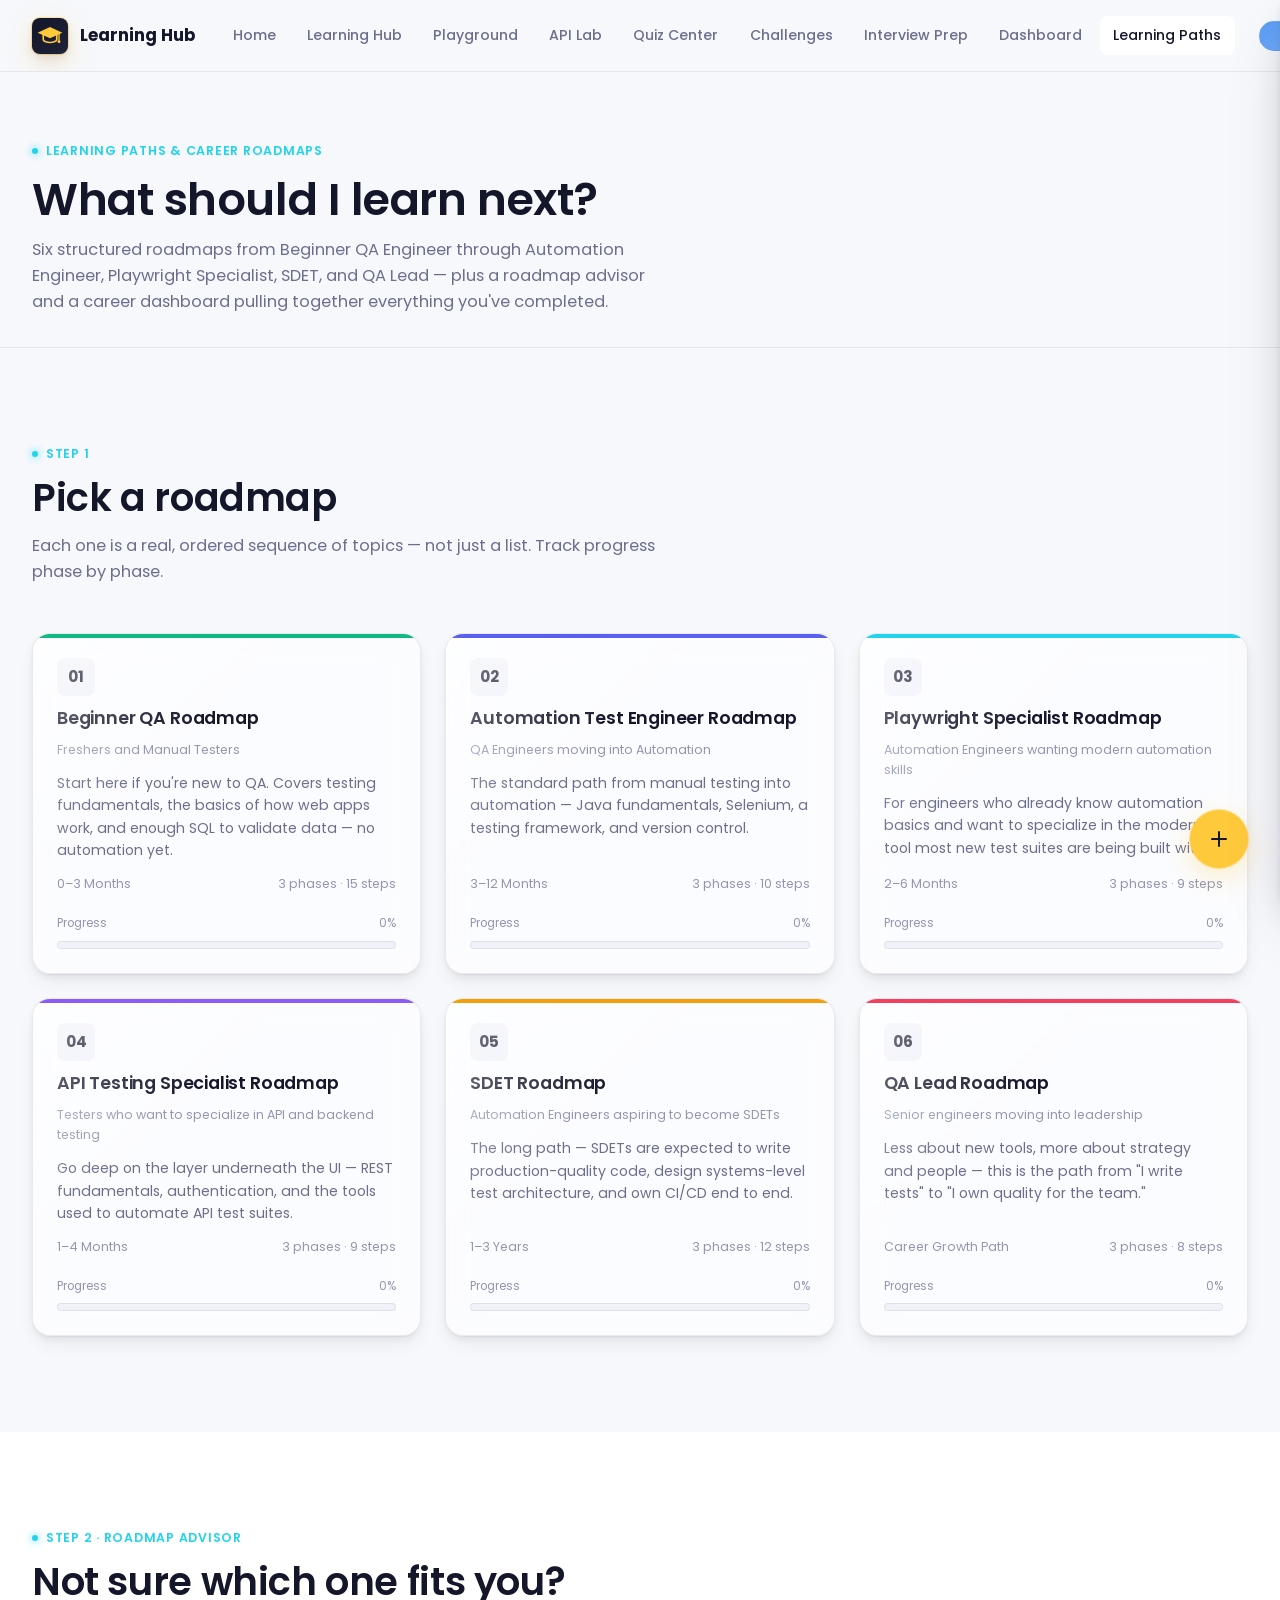
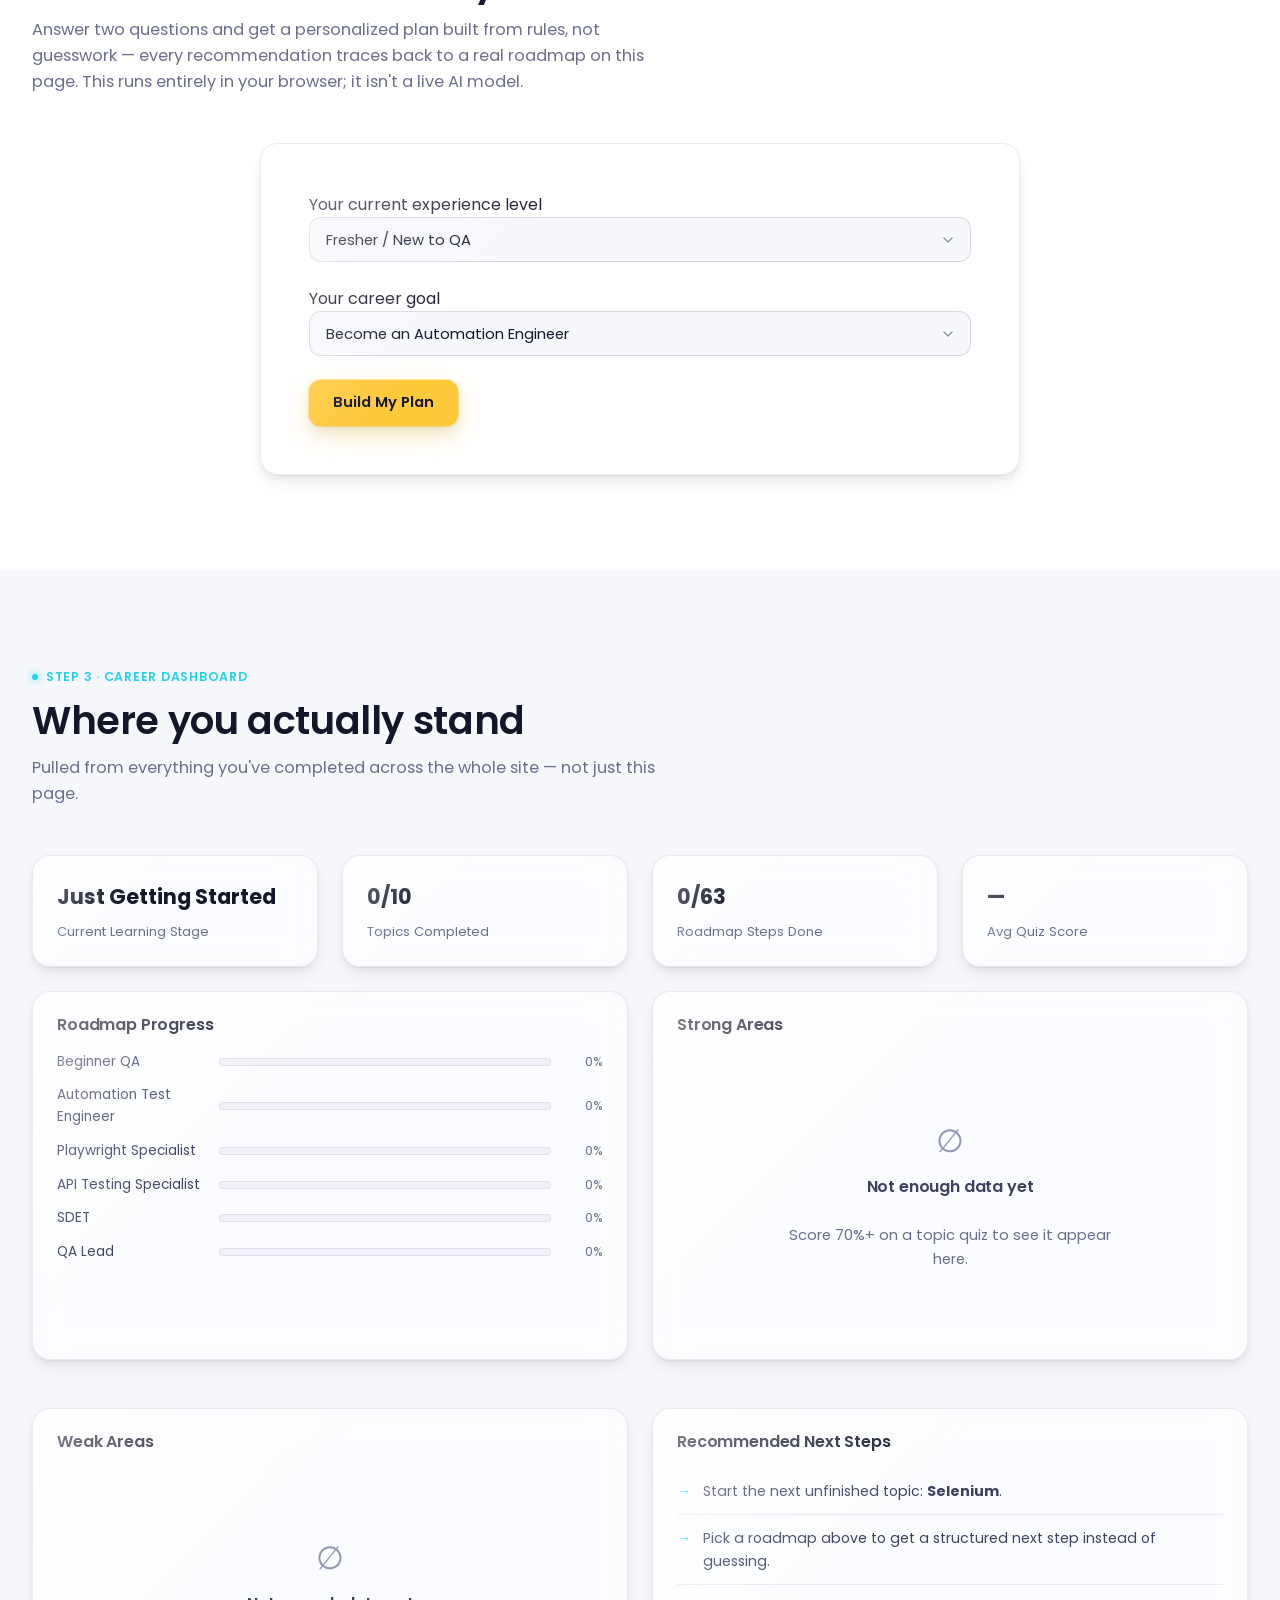
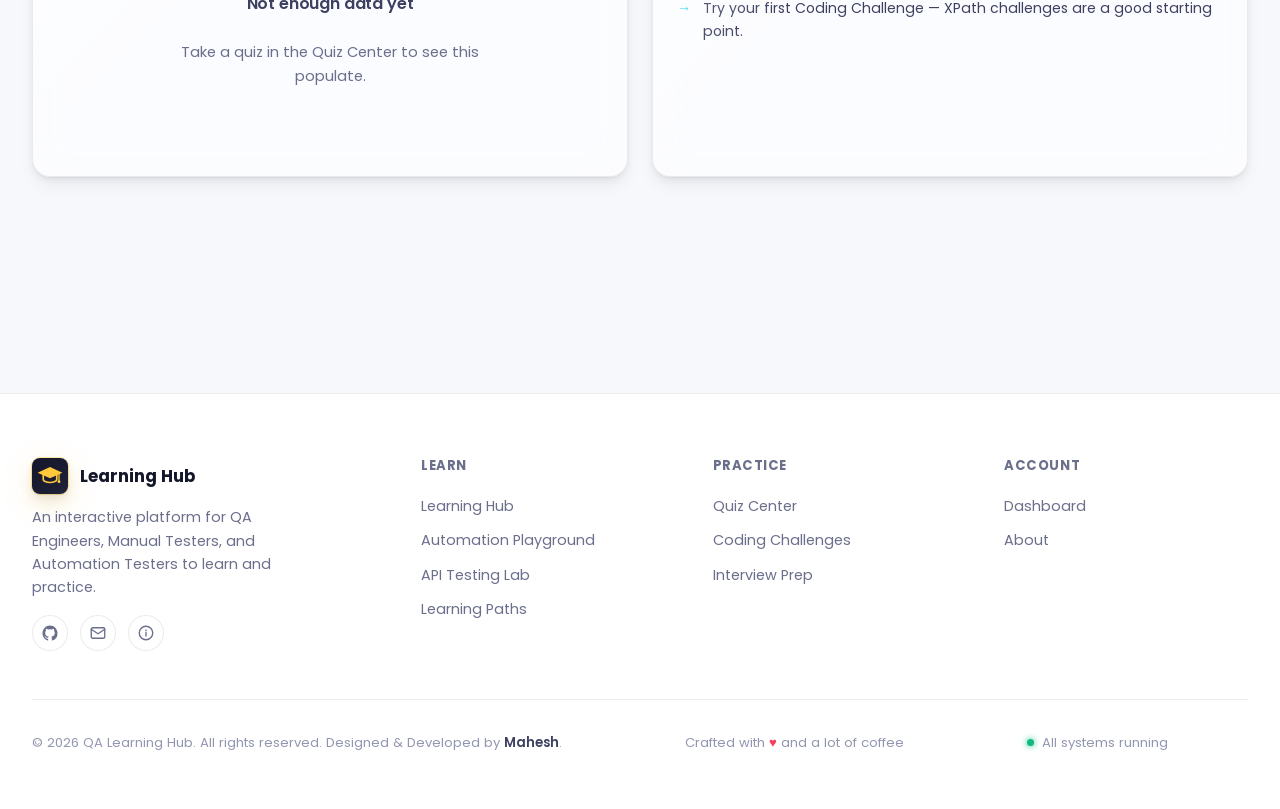
<file: pages/learning-paths.html>
<!DOCTYPE html>
<html lang="en">
<head>
<meta charset="UTF-8">
<meta name="viewport" content="width=device-width, initial-scale=1.0">
<title>Learning Paths & Career Roadmaps — QA Learning Hub</title>
<meta name="description" content="Structured career roadmaps from Beginner QA Engineer to Automation Engineer, Playwright Specialist, SDET, and QA Lead — with progress tracking and a personalized roadmap advisor.">
<link rel="icon" type="image/svg+xml" href="../assets/icons/logo.svg">
<link rel="icon" type="image/png" sizes="32x32" href="../assets/icons/favicon-32.png">
<link rel="apple-touch-icon" sizes="180x180" href="../assets/icons/favicon-180.png">
<link rel="stylesheet" href="../css/style.css">
<link rel="stylesheet" href="../css/layout.css">
<link rel="stylesheet" href="../css/learning.css">
<link rel="stylesheet" href="../css/roadmaps.css">
<link rel="stylesheet" href="../css/dashboard.css">
</head>
<body>

<div id="loading-screen">
  <div class="loader-mark"><div class="loader-glyph"><span class="loader-spinner"></span><span>plotting your route…</span></div></div>
</div>

<header class="site-header">
  <div class="nav-inner">
    <button class="nav-toggle" id="nav-toggle" aria-label="Open menu" aria-expanded="false">
      <svg viewBox="0 0 24 24" width="20" height="20" fill="none" stroke="currentColor" stroke-width="2"><path d="M4 6h16M4 12h16M4 18h16" stroke-linecap="round"/></svg>
    </button>
    <a href="../index.html" class="brand"><span class="brand-mark"><img src="../assets/icons/logo.svg" alt="QA Learning Hub logo"></span><span>Learning Hub</span></a>
    <nav class="nav-links" aria-label="Primary">
      <a href="../index.html">Home</a>
      <a href="learning.html">Learning Hub</a>
      <a href="automation-playground.html">Playground</a>
      <a href="api-testing-lab.html">API Lab</a>
      <a href="quiz-center.html">Quiz Center</a>
      <a href="coding-challenges.html">Challenges</a>
      <a href="interview-preparation.html">Interview Prep</a>
      <a href="dashboard.html">Dashboard</a>
      <a href="learning-paths.html" class="active">Learning Paths</a>
    </nav>
    <div class="nav-actions">
      <button class="theme-switch" aria-label="Toggle dark mode" role="switch" aria-checked="true">
        <span class="theme-switch-track">
          <span class="theme-switch-icon sun-icon">
            <svg viewBox="0 0 24 24" fill="none" stroke="currentColor" stroke-width="2.2"><circle cx="12" cy="12" r="4"/><path d="M12 2v2M12 20v2M4.93 4.93l1.41 1.41M17.66 17.66l1.41 1.41M2 12h2M20 12h2M6.34 17.66l-1.41 1.41M19.07 4.93l-1.41 1.41" stroke-linecap="round"/></svg>
          </span>
          <span class="theme-switch-knob">
            <svg viewBox="0 0 24 24" fill="none" stroke="currentColor" stroke-width="2.2"><path d="M21 12.79A9 9 0 1 1 11.21 3 7 7 0 0 0 21 12.79z"/></svg>
          </span>
        </span>
      </button>
      <a href="dashboard.html" class="profile-btn" aria-label="Your dashboard">QA</a>
    </div>
  </div>
</header>

<div class="mobile-drawer-backdrop" id="mobile-drawer-backdrop"></div>
<div class="mobile-drawer" id="mobile-drawer">
    <div class="mobile-drawer-head">
      <span class="brand" style="font-size:0.95rem">Menu</span>
      <button class="mobile-drawer-close" id="mobile-drawer-close" aria-label="Close menu">
        <svg width="16" height="16" viewBox="0 0 24 24" fill="none" stroke="currentColor" stroke-width="2"><path d="M18 6 6 18M6 6l12 12"/></svg>
      </button>
    </div>
    <div class="mobile-drawer-section-label">Navigate</div>
    <a href="../index.html">Home</a>
    <a href="learning.html">Learning Hub</a>
    <a href="automation-playground.html">Automation Playground</a>
    <a href="api-testing-lab.html">API Testing Lab</a>
    <a href="quiz-center.html">Quiz Center</a>
    <a href="coding-challenges.html">Coding Challenges</a>
    <a href="interview-preparation.html">Interview Preparation</a>
    <a href="dashboard.html">Dashboard</a>
    <a href="learning-paths.html" class="active">Learning Paths</a>
    <div class="mobile-drawer-theme-row">
      <span>Dark / Light mode</span>
      <button class="theme-toggle" aria-label="Toggle dark mode">
        <svg class="icon-moon" viewBox="0 0 24 24" fill="none" stroke="currentColor" stroke-width="2"><path d="M21 12.79A9 9 0 1 1 11.21 3 7 7 0 0 0 21 12.79z"/></svg>
        <svg class="icon-sun" viewBox="0 0 24 24" fill="none" stroke="currentColor" stroke-width="2"><circle cx="12" cy="12" r="4"/><path d="M12 2v2M12 20v2M4.93 4.93l1.41 1.41M17.66 17.66l1.41 1.41M2 12h2M20 12h2M6.34 17.66l-1.41 1.41M19.07 4.93l-1.41 1.41" stroke-linecap="round"/></svg>
      </button>
    </div>
  </div>

<main>
  <section class="learning-hero">
    <div class="container">
      <span class="eyebrow">Learning Paths & Career Roadmaps</span>
      <h1>What should I learn next?</h1>
      <p class="muted">Six structured roadmaps from Beginner QA Engineer through Automation Engineer, Playwright Specialist, SDET, and QA Lead — plus a roadmap advisor and a career dashboard pulling together everything you've completed.</p>
    </div>
  </section>

  <!-- ============ ROADMAP CARDS ============ -->
  <section class="section" id="roadmaps-section">
    <div class="container">
      <div class="section-head reveal is-visible">
        <span class="eyebrow">Step 1</span>
        <h2>Pick a roadmap</h2>
        <p>Each one is a real, ordered sequence of topics — not just a list. Track progress phase by phase.</p>
      </div>
      <div class="grid grid-3" id="roadmap-card-grid"></div>
    </div>
  </section>

  <!-- ============ ROADMAP DETAIL (hidden until a card is opened) ============ -->
  <section class="section" id="roadmap-detail-section" style="display:none">
    <div class="container">
      <button class="btn btn-ghost btn-sm" id="roadmap-back-btn">← Back to all roadmaps</button>
      <div id="roadmap-detail-content"></div>
    </div>
  </section>

  <!-- ============ ROADMAP ADVISOR ============ -->
  <section class="section" id="advisor-section" style="background:var(--bg-1)">
    <div class="container">
      <div class="section-head reveal is-visible">
        <span class="eyebrow">Step 2 · Roadmap Advisor</span>
        <h2>Not sure which one fits you?</h2>
        <p>Answer two questions and get a personalized plan built from rules, not guesswork — every recommendation traces back to a real roadmap on this page. This runs entirely in your browser; it isn't a live AI model.</p>
      </div>

      <div class="card advisor-card reveal is-visible">
        <div class="advisor-form" id="advisor-form">
          <div class="advisor-field">
            <label class="pg-label" for="advisor-experience">Your current experience level</label>
            <select id="advisor-experience" class="pg-input"></select>
          </div>
          <div class="advisor-field">
            <label class="pg-label" for="advisor-goal">Your career goal</label>
            <select id="advisor-goal" class="pg-input"></select>
          </div>
          <button class="btn btn-primary" id="advisor-submit-btn">Build My Plan</button>
        </div>
        <div id="advisor-result"></div>
      </div>
    </div>
  </section>

  <!-- ============ CAREER DASHBOARD ============ -->
  <section class="section" id="career-dashboard-section">
    <div class="container">
      <div class="section-head reveal is-visible">
        <span class="eyebrow">Step 3 · Career Dashboard</span>
        <h2>Where you actually stand</h2>
        <p>Pulled from everything you've completed across the whole site — not just this page.</p>
      </div>

      <div class="grid grid-4" id="career-stat-cards"></div>

      <div class="dash-grid" style="margin-top:var(--sp-5)">
        <div class="card dash-panel reveal is-visible">
          <h3>Roadmap Progress</h3>
          <div id="career-roadmap-progress"></div>
        </div>
        <div class="card dash-panel reveal is-visible">
          <h3>Strong Areas</h3>
          <div id="career-strong-areas"></div>
        </div>
      </div>

      <div class="dash-grid" style="margin-top:var(--sp-5)">
        <div class="card dash-panel reveal is-visible">
          <h3>Weak Areas</h3>
          <div id="career-weak-areas"></div>
        </div>
        <div class="card dash-panel reveal is-visible">
          <h3>Recommended Next Steps</h3>
          <div id="career-next-steps"></div>
        </div>
      </div>
    </div>
  </section>
</main>

<footer class="site-footer">
  <div class="container">
    <div class="footer-grid">
      <div class="footer-brand">
        <a href="../index.html" class="brand"><span class="brand-mark"><img src="../assets/icons/logo.svg" alt="QA Learning Hub logo"></span><span>Learning Hub</span></a>
        <p>An interactive platform for QA Engineers, Manual Testers, and Automation Testers to learn and practice.</p>
        <div class="footer-social-row">
          <a href="https://github.com" target="_blank" rel="noopener noreferrer" title="View source on GitHub" class="footer-social-icon">
            <svg width="18" height="18" viewBox="0 0 24 24" fill="currentColor"><path d="M12 2C6.48 2 2 6.58 2 12.25c0 4.53 2.87 8.37 6.84 9.73.5.1.68-.22.68-.49 0-.24-.01-1.04-.01-1.88-2.78.61-3.37-1.21-3.37-1.21-.45-1.18-1.11-1.49-1.11-1.49-.91-.64.07-.63.07-.63 1 .07 1.53 1.05 1.53 1.05.89 1.56 2.34 1.11 2.91.85.09-.66.34-1.11.62-1.37-2.22-.26-4.55-1.13-4.55-5.03 0-1.11.38-2.02 1.02-2.73-.1-.26-.44-1.31.1-2.72 0 0 .84-.27 2.75 1.04a9.3 9.3 0 0 1 5 0c1.91-1.31 2.75-1.04 2.75-1.04.54 1.41.2 2.46.1 2.72.64.71 1.02 1.62 1.02 2.73 0 3.91-2.34 4.77-4.57 5.02.36.32.68.94.68 1.9 0 1.37-.01 2.48-.01 2.81 0 .27.18.6.69.49A10.02 10.02 0 0 0 22 12.25C22 6.58 17.52 2 12 2Z"/></svg>
          </a>
          <a href="mailto:feedback@qalearninghub.example" title="Send feedback" class="footer-social-icon">
            <svg width="18" height="18" viewBox="0 0 24 24" fill="none" stroke="currentColor" stroke-width="1.8"><rect x="3" y="5" width="18" height="14" rx="2"/><path d="m3 7 9 6 9-6" stroke-linecap="round" stroke-linejoin="round"/></svg>
          </a>
          <a href="about.html" title="About this project" class="footer-social-icon">
            <svg width="18" height="18" viewBox="0 0 24 24" fill="none" stroke="currentColor" stroke-width="1.8"><circle cx="12" cy="12" r="9"/><path d="M12 11v5M12 8v.5" stroke-linecap="round"/></svg>
          </a>
        </div>
      </div>
      <div class="footer-col">
        <h4>Learn</h4>
        <a href="learning.html">Learning Hub</a>
        <a href="automation-playground.html">Automation Playground</a>
        <a href="api-testing-lab.html">API Testing Lab</a>
        <a href="learning-paths.html">Learning Paths</a>
      </div>
      <div class="footer-col">
        <h4>Practice</h4>
        <a href="quiz-center.html">Quiz Center</a>
        <a href="coding-challenges.html">Coding Challenges</a>
        <a href="interview-preparation.html">Interview Prep</a>
      </div>
      <div class="footer-col">
        <h4>Account</h4>
        <a href="dashboard.html">Dashboard</a>
        <a href="about.html">About</a>
      </div>
    </div>
    <div class="footer-bottom">
      <span class="footer-bottom-copyright">© 2026 QA Learning Hub. All rights reserved.<br class="footer-credit-break"> Designed &amp; Developed by <strong>Mahesh</strong>.</span>
      <span class="footer-bottom-tagline">Crafted with <span class="footer-heart">♥</span> and a lot of coffee</span>
      <span class="footer-bottom-status"><span class="footer-status-dot"></span> All systems running</span>
    </div>
  </div>
</footer>

<script src="../js/app.js"></script>
<script src="../js/learning-data.js"></script>
<script src="../js/quiz-data.js"></script>
<script src="../js/challenges-data.js"></script>
<script src="../js/roadmap-data.js"></script>
<script src="../js/roadmaps.js"></script>
</body>
</html>
</file>
<file: css/style.css>
/* ============================================================
   QA LEARNING HUB — CORE DESIGN SYSTEM
   ============================================================ */

@import url('https://fonts.googleapis.com/css2?family=Poppins:wght@300;400;500;600;700;800&display=swap');

/* ---------- Design tokens ---------- */
:root {
  /* Brand */
  --indigo: #5B5FEF;
  --indigo-light: #7B7FFF;
  --purple: #8B5CF6;
  --cyan: #22D3EE;
  --pass: #10B981;
  --pass-light: #34D399;
  --fail: #F43F5E;
  --warn: #F59E0B;

  /* Primary CTA accent — distinct from --warn (used for Intermediate badges)
     to keep "warning" and "primary action" meanings separate. */
  --accent: #FFC93C;
  --accent-light: #FFD966;
  --accent-dark: #E6AC00;
  --on-accent: #14162A;

  /* Dark surface scale */
  --bg-0: #0B0D14;
  --bg-1: #11141F;
  --bg-2: #161A29;
  --surface: #1A1D2E;
  --surface-hi: #20243A;
  --border: rgba(255, 255, 255, 0.08);
  --border-hi: rgba(255, 255, 255, 0.16);

  /* Text */
  --text-0: #F4F5FA;
  --text-1: #C7CAD9;
  --text-2: #8C90A8;
  --text-3: #5C6080;

  /* Gradients */
  --grad-brand: linear-gradient(135deg, var(--indigo) 0%, var(--purple) 55%, var(--cyan) 100%);
  --grad-pass: linear-gradient(135deg, var(--pass) 0%, var(--cyan) 100%);
  --grad-radial-glow: radial-gradient(circle at 50% 0%, rgba(91, 95, 239, 0.18), transparent 60%);

  /* Typography — Poppins is used everywhere per project requirement,
     including headers and code/mono contexts. No other typeface is loaded. */
  --font-display: 'Poppins', sans-serif;
  --font-body: 'Poppins', sans-serif;
  --font-mono: 'Poppins', sans-serif;

  /* Spacing scale */
  --sp-1: 0.25rem;
  --sp-2: 0.5rem;
  --sp-3: 0.75rem;
  --sp-4: 1rem;
  --sp-5: 1.5rem;
  --sp-6: 2rem;
  --sp-7: 3rem;
  --sp-8: 4rem;
  --sp-9: 6rem;
  --sp-10: 8rem;

  /* Radius */
  --r-sm: 8px;
  --r-md: 12px;
  --r-lg: 18px;
  --r-xl: 24px;
  --r-full: 999px;

  /* Shadow */
  --shadow-sm: 0 2px 8px rgba(0,0,0,0.25);
  --shadow-md: 0 8px 24px rgba(0,0,0,0.35);
  --shadow-lg: 0 16px 48px rgba(0,0,0,0.45);
  --shadow-glow-indigo: 0 0 0 1px rgba(91,95,239,0.4), 0 8px 32px rgba(91,95,239,0.25);
  --shadow-glow-cyan: 0 0 0 1px rgba(34,211,238,0.4), 0 8px 32px rgba(34,211,238,0.2);
  --shadow-glow-pass: 0 0 0 1px rgba(16,185,129,0.4), 0 8px 32px rgba(16,185,129,0.2);
  --shadow-glow-accent: 0 0 0 1px rgba(255,201,60,0.45), 0 8px 28px rgba(255,201,60,0.25);

  /* Layered 3D depth shadows — stacked shadows simulate physical elevation */
  --shadow-3d-sm: 0 1px 2px rgba(0,0,0,0.3), 0 4px 8px rgba(0,0,0,0.22), 0 10px 20px -4px rgba(0,0,0,0.18);
  --shadow-3d-md: 0 2px 4px rgba(0,0,0,0.3), 0 8px 16px rgba(0,0,0,0.25), 0 20px 40px -8px rgba(0,0,0,0.22), inset 0 1px 0 rgba(255,255,255,0.04);
  --shadow-3d-lg: 0 4px 8px rgba(0,0,0,0.32), 0 16px 32px rgba(0,0,0,0.28), 0 32px 64px -12px rgba(0,0,0,0.3), inset 0 1px 0 rgba(255,255,255,0.05);
  --shadow-3d-press: inset 0 2px 6px rgba(0,0,0,0.35);

  /* Motion */
  --ease: cubic-bezier(0.16, 1, 0.3, 1);
  --ease-soft: cubic-bezier(0.4, 0, 0.2, 1);
  --dur-fast: 150ms;
  --dur-med: 280ms;
  --dur-slow: 480ms;

  /* Header */
  --header-h: 72px;
}

/* Light mode overrides */
:root[data-theme="light"] {
  --bg-0: #F7F8FC;
  --bg-1: #FFFFFF;
  --bg-2: #F1F2F9;
  --surface: #FFFFFF;
  --surface-hi: #FFFFFF;
  --border: rgba(20, 22, 40, 0.08);
  --border-hi: rgba(20, 22, 40, 0.14);

  --text-0: #14162A;
  --text-1: #3D4060;
  --text-2: #6B6F8C;
  --text-3: #9296B0;

  --shadow-sm: 0 2px 8px rgba(20,22,40,0.06);
  --shadow-md: 0 8px 24px rgba(20,22,40,0.08);
  --shadow-lg: 0 16px 48px rgba(20,22,40,0.12);
  --shadow-3d-sm: 0 1px 2px rgba(20,22,40,0.06), 0 4px 8px rgba(20,22,40,0.05), 0 10px 20px -4px rgba(20,22,40,0.07);
  --shadow-3d-md: 0 2px 4px rgba(20,22,40,0.05), 0 8px 16px rgba(20,22,40,0.07), 0 20px 40px -8px rgba(20,22,40,0.1), inset 0 1px 0 rgba(255,255,255,0.6);
  --shadow-3d-lg: 0 4px 8px rgba(20,22,40,0.07), 0 16px 32px rgba(20,22,40,0.09), 0 32px 64px -12px rgba(20,22,40,0.14), inset 0 1px 0 rgba(255,255,255,0.7);
  --shadow-3d-press: inset 0 2px 6px rgba(20,22,40,0.08);
  --grad-radial-glow: radial-gradient(circle at 50% 0%, rgba(91, 95, 239, 0.08), transparent 60%);
}

/* ---------- Reset ---------- */
* { margin: 0; padding: 0; box-sizing: border-box; }

html {
  scroll-behavior: smooth;
  -webkit-font-smoothing: antialiased;
}

@media (prefers-reduced-motion: reduce) {
  html { scroll-behavior: auto; }
  *, *::before, *::after {
    animation-duration: 0.01ms !important;
    animation-iteration-count: 1 !important;
    transition-duration: 0.01ms !important;
    scroll-behavior: auto !important;
  }
}

body {
  font-family: var(--font-body);
  background: var(--bg-0);
  color: var(--text-0);
  line-height: 1.6;
  overflow-x: hidden;
  transition: background var(--dur-med) var(--ease-soft), color var(--dur-med) var(--ease-soft);
}

img, svg { display: block; max-width: 100%; }

a { color: inherit; text-decoration: none; }

ul, ol { list-style: none; }

button {
  font-family: inherit;
  cursor: pointer;
  border: none;
  background: none;
  color: inherit;
}

input, textarea, select {
  font-family: inherit;
  color: inherit;
  background: none;
  border: none;
  outline: none;
}

/* Fix native dropdown contrast — without this, <option> elements render with
   the OS default white background regardless of page theme, making text
   invisible against a dark page. */
select {
  color-scheme: dark;
}

:root[data-theme="light"] select {
  color-scheme: light;
}

select option {
  background: var(--surface-hi);
  color: var(--text-0);
}

/* ---------- Global form control base (used across Playground, API Lab, Interview Prep) ---------- */
.pg-input {
  width: 100%;
  padding: 0.7rem 1rem;
  border-radius: var(--r-md);
  border: 1px solid var(--border-hi);
  background: var(--bg-0);
  color: var(--text-0);
  font-size: 0.92rem;
  transition: border-color var(--dur-fast) var(--ease-soft), box-shadow var(--dur-fast) var(--ease-soft);
}
.pg-input:focus { border-color: var(--indigo); box-shadow: 0 0 0 3px rgba(91,95,239,0.15); }

select.pg-input {
  appearance: none;
  background-image: url("data:image/svg+xml,%3Csvg xmlns='http://www.w3.org/2000/svg' viewBox='0 0 24 24' fill='none' stroke='%238C90A8' stroke-width='2'%3E%3Cpath d='m6 9 6 6 6-6' stroke-linecap='round' stroke-linejoin='round'/%3E%3C/svg%3E");
  background-repeat: no-repeat;
  background-position: right 0.9rem center;
  background-size: 16px;
  padding-right: 2.6rem;
  cursor: pointer;
}
select.pg-input[multiple] { height: 110px; background-image: none; padding-right: 1rem; cursor: auto; }

h1, h2, h3, h4, h5 {
  font-family: var(--font-display);
  font-weight: 600;
  line-height: 1.15;
  letter-spacing: -0.01em;
}

code, pre, .mono { font-family: var(--font-mono); }

:focus-visible {
  outline: 2px solid var(--cyan);
  outline-offset: 3px;
  border-radius: 4px;
}

/* ---------- Layout helpers ---------- */
.container {
  width: 100%;
  max-width: 1280px;
  margin: 0 auto;
  padding: 0 var(--sp-6);
}

@media (max-width: 640px) {
  .container { padding: 0 var(--sp-4); }
}

.section {
  padding: var(--sp-9) 0;
}

@media (max-width: 768px) {
  .section { padding: var(--sp-7) 0; }
}

.section-head {
  display: flex;
  flex-direction: column;
  gap: var(--sp-3);
  margin-bottom: var(--sp-7);
  max-width: 640px;
}

.eyebrow {
  display: inline-flex;
  align-items: center;
  gap: var(--sp-2);
  font-family: var(--font-mono);
  font-size: 0.78rem;
  font-weight: 600;
  letter-spacing: 0.06em;
  text-transform: uppercase;
  color: var(--cyan);
}

.eyebrow::before {
  content: '';
  width: 6px;
  height: 6px;
  border-radius: 50%;
  background: var(--cyan);
  box-shadow: 0 0 8px var(--cyan);
}

.section-head h2 {
  font-size: clamp(1.6rem, 3vw, 2.4rem);
  color: var(--text-0);
}

.section-head p {
  color: var(--text-2);
  font-size: 1.02rem;
}

.grid {
  display: grid;
  gap: var(--sp-5);
}

.grid-2 { grid-template-columns: repeat(2, 1fr); }
.grid-3 { grid-template-columns: repeat(3, 1fr); }
.grid-4 { grid-template-columns: repeat(4, 1fr); }

@media (max-width: 1024px) {
  .grid-4 { grid-template-columns: repeat(2, 1fr); }
  .grid-3 { grid-template-columns: repeat(2, 1fr); }
}

@media (max-width: 640px) {
  .grid-2, .grid-3, .grid-4 { grid-template-columns: 1fr; }
}

/* ---------- Buttons ---------- */
.btn {
  display: inline-flex;
  align-items: center;
  justify-content: center;
  gap: var(--sp-2);
  font-family: var(--font-body);
  font-weight: 600;
  font-size: 0.92rem;
  padding: 0.78rem 1.5rem;
  border-radius: var(--r-md);
  transition: transform var(--dur-fast) var(--ease-soft), box-shadow var(--dur-fast) var(--ease-soft), background var(--dur-fast) var(--ease-soft), border-color var(--dur-fast) var(--ease-soft);
  white-space: nowrap;
}

.btn:active { transform: scale(0.97) translateY(1px); box-shadow: var(--shadow-3d-press); }

.btn-primary {
  background: var(--accent);
  color: var(--on-accent);
  box-shadow: 0 0 0 1px rgba(255,201,60,0.5), 0 8px 28px rgba(255,201,60,0.3), var(--shadow-3d-sm);
}

.btn-primary:hover {
  background: var(--accent-light);
  box-shadow: 0 0 0 1px rgba(255,201,60,0.7), 0 12px 40px rgba(255,201,60,0.4), var(--shadow-3d-sm);
  transform: translateY(-3px);
}

.btn-primary:active { background: var(--accent-dark); }

.btn-ghost {
  background: var(--surface);
  border: 1px solid var(--border);
  color: var(--text-0);
  box-shadow: var(--shadow-3d-sm);
}

.btn-ghost:hover {
  border-color: var(--border-hi);
  background: var(--surface-hi);
  transform: translateY(-3px);
  box-shadow: var(--shadow-3d-md);
}

.btn-sm { padding: 0.55rem 1.05rem; font-size: 0.85rem; }
.btn-lg { padding: 1rem 2rem; font-size: 1rem; }

.btn-icon {
  width: 40px;
  height: 40px;
  border-radius: var(--r-md);
  display: inline-flex;
  align-items: center;
  justify-content: center;
  background: var(--surface);
  border: 1px solid var(--border);
  color: var(--text-1);
  transition: all var(--dur-fast) var(--ease-soft);
}

.btn-icon:hover {
  border-color: var(--border-hi);
  color: var(--text-0);
  background: var(--surface-hi);
}

/* ---------- Cards ---------- */
.card {
  background: rgba(26, 29, 46, 0.55);
  border: 1px solid rgba(255, 255, 255, 0.08);
  border-radius: var(--r-lg);
  padding: var(--sp-5);
  box-shadow: var(--shadow-3d-sm);
  backdrop-filter: blur(18px) saturate(150%);
  -webkit-backdrop-filter: blur(18px) saturate(150%);
  transition: border-color var(--dur-med) var(--ease-soft), transform var(--dur-med) var(--ease-soft), box-shadow var(--dur-med) var(--ease-soft), background var(--dur-med) var(--ease-soft);
  position: relative;
  overflow: hidden;
}

/* Glass "sheen" — a soft diagonal highlight along the top edge, the
   detail that makes a translucent card read as glass rather than just
   a semi-transparent box. */
.card::before {
  content: '';
  position: absolute;
  inset: 0;
  background: linear-gradient(135deg, rgba(255,255,255,0.06) 0%, transparent 35%);
  pointer-events: none;
}

:root[data-theme="light"] .card {
  background: rgba(255, 255, 255, 0.6);
  border: 1px solid rgba(20, 22, 40, 0.08);
}

:root[data-theme="light"] .card::before {
  background: linear-gradient(135deg, rgba(255,255,255,0.5) 0%, transparent 35%);
}

.card-glass {
  /* Kept as an alias for explicit opt-in usage elsewhere in the codebase —
     .card now carries the same glass treatment by default. */
  background: rgba(26, 29, 46, 0.6);
  backdrop-filter: blur(20px) saturate(140%);
  -webkit-backdrop-filter: blur(20px) saturate(140%);
  border: 1px solid var(--border);
}

:root[data-theme="light"] .card-glass {
  background: rgba(255, 255, 255, 0.7);
}

.card-hover:hover {
  transform: translateY(-6px);
  border-color: rgba(91, 95, 239, 0.45);
  box-shadow: var(--shadow-3d-md), var(--shadow-glow-indigo);
  background: rgba(32, 36, 58, 0.65);
}

:root[data-theme="light"] .card-hover:hover {
  background: rgba(255, 255, 255, 0.78);
}

.card-hover:active {
  transform: translateY(-2px) scale(0.99);
}

.card-hover.glow-cyan:hover { border-color: rgba(34,211,238,0.4); box-shadow: var(--shadow-glow-cyan); }
.card-hover.glow-pass:hover { border-color: rgba(16,185,129,0.4); box-shadow: var(--shadow-glow-pass); }

/* ---------- Badges ---------- */
.badge {
  display: inline-flex;
  align-items: center;
  gap: 0.35rem;
  font-size: 0.72rem;
  font-weight: 700;
  font-family: var(--font-mono);
  letter-spacing: 0.03em;
  text-transform: uppercase;
  padding: 0.3rem 0.65rem;
  border-radius: var(--r-full);
  transition: transform var(--dur-fast) var(--ease-soft);
}

.badge-beginner { background: rgba(16,185,129,0.12); color: var(--pass-light); border: 1px solid rgba(16,185,129,0.3); }
.badge-intermediate { background: rgba(245,158,11,0.12); color: var(--warn); border: 1px solid rgba(245,158,11,0.3); }
.badge-advanced { background: rgba(244,63,94,0.12); color: var(--fail); border: 1px solid rgba(244,63,94,0.3); }
.badge-info { background: rgba(91,95,239,0.12); color: var(--indigo-light); border: 1px solid rgba(91,95,239,0.3); }

/* Strong/weak performance tags — used by the Career Dashboard and the
   Quiz Center's per-topic result summary. */
.career-tag-list { display: flex; flex-wrap: wrap; gap: var(--sp-2); }
.career-tag {
  font-family: var(--font-mono);
  font-size: 0.78rem;
  padding: 0.35rem 0.7rem;
  border-radius: var(--r-full);
  background: var(--surface);
  border: 1px solid var(--border);
  color: var(--text-2);
}
.career-tag.strong { background: rgba(16,185,129,0.1); color: var(--pass-light); border: 1px solid rgba(16,185,129,0.3); }
.career-tag.weak { background: rgba(244,63,94,0.1); color: var(--fail); border: 1px solid rgba(244,63,94,0.3); }

/* ---------- Assertion log (signature motif) ---------- */
.assert-line {
  display: flex;
  align-items: center;
  gap: var(--sp-3);
  font-family: var(--font-mono);
  font-size: 0.85rem;
  padding: var(--sp-2) 0;
  opacity: 0;
  transform: translateX(-8px);
  animation: assertIn var(--dur-med) var(--ease) forwards;
}

.assert-line .status { font-weight: 700; flex-shrink: 0; }
.assert-line.pass .status { color: var(--pass-light); }
.assert-line.fail .status { color: var(--fail); }
.assert-line .target { color: var(--text-2); }
.assert-line .detail { color: var(--text-3); }

@keyframes assertIn {
  to { opacity: 1; transform: translateX(0); }
}

/* ---------- Reveal on scroll ---------- */
.reveal {
  opacity: 0;
  transform: translateY(16px);
  transition: opacity var(--dur-slow) var(--ease), transform var(--dur-slow) var(--ease);
}

.reveal.is-visible {
  opacity: 1;
  transform: translateY(0);
}

/* ---------- Progress bar ---------- */
.progress-track {
  width: 100%;
  height: 8px;
  border-radius: var(--r-full);
  background: var(--bg-2);
  overflow: hidden;
  border: 1px solid var(--border);
}

.progress-fill {
  height: 100%;
  border-radius: var(--r-full);
  background: var(--grad-brand);
  width: 0%;
  transition: width 1s var(--ease);
}

/* ---------- Skeleton loading ---------- */
.skeleton {
  background: linear-gradient(90deg, var(--bg-2) 25%, var(--surface-hi) 37%, var(--bg-2) 63%);
  background-size: 400% 100%;
  animation: skeletonWave 1.4s ease infinite;
  border-radius: var(--r-md);
}

@keyframes skeletonWave {
  0% { background-position: 100% 50%; }
  100% { background-position: 0% 50%; }
}

/* ---------- Toast notifications ---------- */
.toast-stack {
  position: fixed;
  bottom: var(--sp-6);
  right: var(--sp-6);
  z-index: 9999;
  display: flex;
  flex-direction: column;
  gap: var(--sp-3);
  pointer-events: none;
}

@media (max-width: 640px) {
  .toast-stack { right: var(--sp-4); left: var(--sp-4); bottom: var(--sp-5); }
}

.toast {
  pointer-events: auto;
  display: flex;
  align-items: center;
  gap: var(--sp-3);
  background: var(--surface-hi);
  border: 1px solid var(--border-hi);
  border-left: 3px solid var(--indigo);
  border-radius: var(--r-md);
  padding: var(--sp-4) var(--sp-5);
  box-shadow: var(--shadow-lg);
  font-size: 0.9rem;
  min-width: 280px;
  max-width: 360px;
  animation: toastIn var(--dur-med) var(--ease) forwards;
}

.toast.success { border-left-color: var(--pass); }
.toast.error { border-left-color: var(--fail); }
.toast.warn { border-left-color: var(--warn); }

.toast.hide {
  animation: toastOut var(--dur-med) var(--ease-soft) forwards;
}

@keyframes toastIn {
  from { opacity: 0; transform: translateX(40px); }
  to { opacity: 1; transform: translateX(0); }
}

@keyframes toastOut {
  to { opacity: 0; transform: translateX(40px); }
}

.toast-icon { font-size: 1.1rem; flex-shrink: 0; }
.toast-msg { color: var(--text-0); font-weight: 500; }

/* ---------- Loading screen ---------- */
#loading-screen {
  position: fixed;
  inset: 0;
  background: var(--bg-0);
  z-index: 99999;
  display: flex;
  align-items: center;
  justify-content: center;
  transition: opacity var(--dur-slow) var(--ease-soft), visibility var(--dur-slow);
}

#loading-screen.loaded {
  opacity: 0;
  visibility: hidden;
  pointer-events: none;
}

.loader-mark {
  display: flex;
  flex-direction: column;
  align-items: center;
  gap: var(--sp-4);
}

.loader-glyph {
  font-family: var(--font-body);
  font-size: 0.92rem;
  color: var(--text-2);
  display: flex;
  flex-direction: column;
  align-items: center;
  gap: var(--sp-4);
}

.loader-spinner {
  width: 40px;
  height: 40px;
  border-radius: 50%;
  border: 3px solid rgba(255, 201, 60, 0.18);
  border-top-color: var(--accent);
  animation: loaderSpin 0.8s linear infinite;
  box-shadow: 0 0 16px rgba(255, 201, 60, 0.25);
}

@keyframes loaderSpin {
  to { transform: rotate(360deg); }
}

/* ---------- Back to top ---------- */
#back-to-top {
  position: fixed;
  bottom: calc(var(--sp-6) + 70px);
  right: var(--sp-6);
  width: 48px;
  height: 48px;
  border-radius: 50%;
  background: var(--surface-hi);
  border: 1px solid var(--border-hi);
  color: var(--text-0);
  display: flex;
  align-items: center;
  justify-content: center;
  box-shadow: var(--shadow-md);
  opacity: 0;
  visibility: hidden;
  transform: translateY(10px);
  transition: all var(--dur-med) var(--ease-soft);
  z-index: 500;
}

#back-to-top.show {
  opacity: 1;
  visibility: visible;
  transform: translateY(0);
}

/* Avoid the back-to-top button overlapping the FAB's expanded menu items —
   .fab is injected before #back-to-top in the DOM, so this sibling
   selector reliably hides one while the other is actively in use. */
.fab.open ~ #back-to-top {
  opacity: 0;
  visibility: hidden;
  pointer-events: none;
}

#back-to-top:hover { background: var(--accent); color: var(--on-accent); border-color: transparent; transform: translateY(-3px); }

/* ---------- Empty states ---------- */
.empty-state {
  display: flex;
  flex-direction: column;
  align-items: center;
  text-align: center;
  gap: var(--sp-3);
  padding: var(--sp-8) var(--sp-5);
  color: var(--text-2);
}

.empty-state .glyph {
  font-family: var(--font-mono);
  font-size: 2rem;
  color: var(--text-3);
}

.empty-state h3 { color: var(--text-1); font-size: 1.1rem; }
.empty-state p { font-size: 0.92rem; max-width: 360px; }

/* ---------- Scrollbar ---------- */
::-webkit-scrollbar { width: 10px; height: 10px; }
::-webkit-scrollbar-track { background: var(--bg-0); }
::-webkit-scrollbar-thumb { background: var(--bg-2); border-radius: var(--r-full); }
::-webkit-scrollbar-thumb:hover { background: var(--surface-hi); }

/* ---------- Utility ---------- */
.text-gradient {
  background: var(--grad-brand);
  -webkit-background-clip: text;
  background-clip: text;
  color: transparent;
}

.muted { color: var(--text-2); }
.center { text-align: center; }
.flex { display: flex; }
.flex-col { display: flex; flex-direction: column; }
.items-center { align-items: center; }
.justify-between { justify-content: space-between; }
.gap-2 { gap: var(--sp-2); }
.gap-3 { gap: var(--sp-3); }
.gap-4 { gap: var(--sp-4); }
.mt-4 { margin-top: var(--sp-4); }
.mt-6 { margin-top: var(--sp-6); }
.mb-4 { margin-bottom: var(--sp-4); }
.sr-only {
  position: absolute;
  width: 1px; height: 1px;
  overflow: hidden;
  clip: rect(0,0,0,0);
}
</file>
<file: css/layout.css>
/* ============================================================
   HEADER / NAV / FOOTER / SEARCH OVERLAY
   ============================================================ */

/* ---------- Header ---------- */
header.site-header {
  position: sticky;
  top: 0;
  left: 0;
  width: 100%;
  height: var(--header-h);
  z-index: 1000;
  background: rgba(11, 13, 20, 0.72);
  backdrop-filter: blur(18px) saturate(160%);
  -webkit-backdrop-filter: blur(18px) saturate(160%);
  border-bottom: 1px solid var(--border);
  transition: background var(--dur-med) var(--ease-soft), border-color var(--dur-med) var(--ease-soft);
}

:root[data-theme="light"] header.site-header {
  background: rgba(247, 248, 252, 0.78);
}

.nav-inner {
  max-width: 1280px;
  margin: 0 auto;
  height: 100%;
  padding: 0 var(--sp-6);
  display: flex;
  align-items: center;
  justify-content: space-between;
  gap: var(--sp-5);
  overflow: hidden;
}

@media (max-width: 640px) { .nav-inner { padding: 0 var(--sp-4); } }

.brand {
  display: flex;
  align-items: center;
  gap: var(--sp-3);
  font-family: var(--font-display);
  font-weight: 700;
  font-size: 1.05rem;
  color: var(--text-0);
  flex-shrink: 0;
}

.brand-mark {
  width: 36px;
  height: 36px;
  border-radius: var(--r-sm);
  display: flex;
  align-items: center;
  justify-content: center;
  flex-shrink: 0;
  box-shadow: var(--shadow-3d-sm), var(--shadow-glow-accent);
  transition: transform var(--dur-fast) var(--ease-soft);
}

.brand-mark img { width: 100%; height: 100%; display: block; }

.brand:hover .brand-mark { transform: scale(1.06) rotate(-3deg); }

.nav-links {
  display: flex;
  align-items: center;
  gap: var(--sp-1);
  flex: 1;
  justify-content: center;
}

.nav-links a {
  font-size: 0.88rem;
  font-weight: 500;
  color: var(--text-2);
  padding: 0.5rem 0.85rem;
  border-radius: var(--r-sm);
  transition: color var(--dur-fast) var(--ease-soft), background var(--dur-fast) var(--ease-soft);
  white-space: nowrap;
}

.nav-links a:hover { color: var(--text-0); background: var(--surface); }
.nav-links a.active { color: var(--text-0); background: var(--surface); }

.nav-actions {
  display: flex;
  align-items: center;
  gap: var(--sp-2);
  flex-shrink: 0;
  min-width: 0;
}

.nav-toggle {
  display: none;
  width: 40px; height: 40px;
  border-radius: var(--r-md);
  background: var(--surface);
  border: 1px solid var(--border);
  align-items: center;
  justify-content: center;
  color: var(--text-0);
}

@media (max-width: 1024px) {
  .nav-links { display: none; }
  .nav-toggle { display: flex; }

  /* Mobile header layout: hamburger (left) — logo (center) — theme toggle (right).
     nav-toggle is a direct child of nav-inner (moved out of nav-actions in the
     markup) so it can be placed independently in the grid's first column. */
  .nav-inner {
    display: grid;
    grid-template-columns: 44px 1fr 44px;
    align-items: center;
    column-gap: var(--sp-3);
  }

  .nav-inner > .nav-toggle {
    grid-column: 1;
  }

  .nav-inner > .brand {
    grid-column: 2;
    justify-content: center;
    margin: 0 auto;
  }

  .nav-inner > .nav-actions {
    grid-column: 3;
    justify-content: flex-end;
  }

  /* Only the theme toggle stays visible in the mobile header's right slot —
     profile access already lives in the sidebar nav list. */
  .nav-actions .profile-btn { display: none; }
}

/* Mobile sidebar — slides in from the right with backdrop overlay */
.mobile-drawer-backdrop {
  position: fixed;
  inset: 0;
  background: rgba(8, 9, 15, 0.6);
  backdrop-filter: blur(4px);
  z-index: 1998;
  opacity: 0;
  visibility: hidden;
  transition: opacity var(--dur-med) var(--ease-soft), visibility var(--dur-med);
}
.mobile-drawer-backdrop.open { opacity: 1; visibility: visible; }

.mobile-drawer {
  position: fixed;
  top: 0;
  right: 0;
  bottom: 0;
  width: min(320px, 86vw);
  background: var(--bg-1);
  border-left: 1px solid var(--border-hi);
  z-index: 1999;
  padding: var(--sp-5);
  display: flex;
  flex-direction: column;
  gap: var(--sp-2);
  overflow-y: auto;
  transform: translateX(100%);
  transition: transform var(--dur-med) var(--ease);
  box-shadow: var(--shadow-3d-lg);
}

.mobile-drawer.open { transform: translateX(0); }

.mobile-drawer-head {
  display: flex;
  align-items: center;
  justify-content: space-between;
  margin-bottom: var(--sp-4);
  padding-bottom: var(--sp-4);
  border-bottom: 1px solid var(--border);
}

.mobile-drawer-close {
  width: 36px; height: 36px;
  border-radius: var(--r-md);
  background: var(--surface);
  border: 1px solid var(--border);
  display: flex; align-items: center; justify-content: center;
  color: var(--text-1);
}

.mobile-drawer-section-label {
  font-size: 0.72rem;
  text-transform: uppercase;
  letter-spacing: 0.05em;
  color: var(--text-3);
  font-weight: 700;
  margin: var(--sp-3) 0 var(--sp-1);
  padding: 0 var(--sp-2);
}

.mobile-drawer a {
  font-size: 0.95rem;
  font-weight: 500;
  color: var(--text-1);
  padding: var(--sp-3) var(--sp-4);
  border-radius: var(--r-md);
  border: 1px solid transparent;
  display: flex;
  align-items: center;
  gap: var(--sp-3);
}

.mobile-drawer a:hover { background: var(--surface); }
.mobile-drawer a.active { color: var(--text-0); border-color: var(--border-hi); background: var(--surface); }

.mobile-drawer-theme-row {
  display: flex;
  align-items: center;
  justify-content: space-between;
  padding: var(--sp-3) var(--sp-4);
  border-radius: var(--r-md);
  background: var(--surface);
  border: 1px solid var(--border);
  margin-top: var(--sp-2);
}

.mobile-drawer-theme-row span { font-size: 0.92rem; color: var(--text-1); font-weight: 500; }

/* ---------- Theme toggle ---------- */
.theme-toggle {
  width: 40px; height: 40px;
  border-radius: var(--r-md);
  background: var(--surface);
  border: 1px solid var(--border);
  display: flex;
  align-items: center;
  justify-content: center;
  color: var(--text-1);
  position: relative;
  overflow: hidden;
}

.theme-toggle:hover { border-color: var(--border-hi); color: var(--text-0); }

.theme-toggle svg { width: 18px; height: 18px; }
.theme-toggle .icon-moon { display: var(--show-moon, flex); }
.theme-toggle .icon-sun { display: var(--show-sun, none); }
:root[data-theme="light"] .theme-toggle .icon-moon { display: none; }
:root[data-theme="light"] .theme-toggle .icon-sun { display: flex; }
:root:not([data-theme="light"]) .theme-toggle .icon-sun { display: none; }
:root:not([data-theme="light"]) .theme-toggle .icon-moon { display: flex; }

/* ---------- Theme switch (desktop header — sliding toggle style) ---------- */
.theme-switch {
  display: none;
  padding: 0;
  flex-shrink: 0;
}

@media (min-width: 1025px) {
  .theme-switch { display: inline-flex; }
}

.theme-switch-track {
  position: relative;
  width: 56px;
  height: 30px;
  border-radius: var(--r-full);
  background: var(--bg-2);
  border: 1px solid var(--border-hi);
  display: flex;
  align-items: center;
  padding: 0 6px;
  transition: background var(--dur-med) var(--ease-soft), border-color var(--dur-med) var(--ease-soft);
}

:root[data-theme="light"] .theme-switch-track {
  background: linear-gradient(135deg, #5B9CF6, #7CB4FF);
  border-color: transparent;
}

.theme-switch-icon {
  display: flex;
  align-items: center;
  justify-content: center;
  width: 16px; height: 16px;
  color: var(--text-3);
  opacity: 0;
  transition: opacity var(--dur-med) var(--ease-soft);
}
.theme-switch-icon svg { width: 14px; height: 14px; }

:root[data-theme="light"] .theme-switch-icon.sun-icon {
  opacity: 1;
  color: #FFF3C4;
  margin-left: auto;
}

.theme-switch-knob {
  position: absolute;
  top: 2px;
  left: 2px;
  width: 24px;
  height: 24px;
  border-radius: 50%;
  background: var(--surface-hi);
  box-shadow: var(--shadow-3d-sm);
  display: flex;
  align-items: center;
  justify-content: center;
  color: var(--text-1);
  transition: transform var(--dur-med) var(--ease), background var(--dur-med) var(--ease-soft), color var(--dur-med) var(--ease-soft);
}
.theme-switch-knob svg { width: 14px; height: 14px; }

:root[data-theme="light"] .theme-switch-knob {
  transform: translateX(26px);
  background: #FFFFFF;
  color: #5B9CF6;
}

.theme-switch:hover .theme-switch-track { border-color: var(--accent); }
:root[data-theme="light"] .theme-switch:hover .theme-switch-track { filter: brightness(1.05); }

/* ---------- Profile ---------- */
.profile-btn {
  width: 40px; height: 40px;
  border-radius: 50%;
  background: var(--accent);
  display: flex;
  align-items: center;
  justify-content: center;
  font-family: var(--font-mono);
  font-weight: 700;
  font-size: 0.82rem;
  color: var(--on-accent);
  border: 2px solid var(--border);
}

/* ---------- Shared page hero pattern (used across most inner pages) ---------- */
.learning-hero {
  padding: var(--sp-8) 0 var(--sp-6);
  border-bottom: 1px solid var(--border);
}
.learning-hero h1 {
  font-size: clamp(2rem, 4vw, 2.8rem);
  margin: var(--sp-3) 0 var(--sp-3);
}
.learning-hero p {
  max-width: 640px;
  font-size: 1.02rem;
  padding-right: var(--sp-4);
}

/* ---------- Footer ---------- */
footer.site-footer {
  border-top: 1px solid var(--border);
  background: var(--bg-1);
  padding: var(--sp-8) 0 var(--sp-6);
  margin-top: var(--sp-9);
}

.footer-grid {
  display: grid;
  grid-template-columns: 1.4fr 1fr 1fr 1fr;
  gap: var(--sp-7);
  margin-bottom: var(--sp-7);
}

@media (max-width: 768px) {
  .footer-grid { grid-template-columns: 1fr 1fr; gap: var(--sp-5); }
}
@media (max-width: 480px) {
  .footer-grid { grid-template-columns: 1fr; }
}

.footer-brand p { color: var(--text-2); font-size: 0.9rem; margin-top: var(--sp-3); max-width: 280px; }

.footer-social-row {
  display: flex;
  gap: var(--sp-3);
  margin-top: var(--sp-4);
}

.footer-social-icon {
  width: 36px;
  height: 36px;
  border-radius: 50%;
  border: 1px solid var(--border);
  background: var(--surface);
  display: flex;
  align-items: center;
  justify-content: center;
  color: var(--text-2);
  transition: color var(--dur-fast) var(--ease-soft), border-color var(--dur-fast) var(--ease-soft), background var(--dur-fast) var(--ease-soft), transform var(--dur-fast) var(--ease-soft);
}

.footer-social-icon:hover {
  color: var(--accent);
  border-color: rgba(255, 201, 60, 0.4);
  background: rgba(255, 201, 60, 0.08);
  transform: translateY(-2px);
}

.footer-col h4 {
  font-family: var(--font-body);
  font-size: 0.82rem;
  font-weight: 700;
  text-transform: uppercase;
  letter-spacing: 0.04em;
  color: var(--text-2);
  margin-bottom: var(--sp-4);
}

.footer-col a {
  display: block;
  font-size: 0.9rem;
  color: var(--text-2);
  padding: 0.35rem 0;
  transition: color var(--dur-fast);
}

.footer-col a:hover { color: var(--cyan); }

.footer-bottom {
  display: flex;
  justify-content: space-between;
  align-items: center;
  padding: var(--sp-6) 0 var(--sp-5);
  border-top: 1px solid var(--border);
  font-size: 0.82rem;
  color: var(--text-3);
  flex-wrap: wrap;
  gap: var(--sp-3);
}

.footer-bottom-copyright { text-align: left; }
.footer-bottom-tagline { text-align: center; flex: 1; }
.footer-bottom-status {
  display: flex;
  align-items: center;
  gap: var(--sp-2);
  text-align: right;
  white-space: nowrap;
  margin-right: 80px; /* clearance so the fixed back-to-top/FAB buttons never sit over this text */
}

.footer-heart { color: var(--fail); }

.footer-status-dot {
  width: 7px; height: 7px;
  border-radius: 50%;
  background: var(--pass);
  box-shadow: 0 0 6px var(--pass);
  display: inline-block;
}

@media (max-width: 768px) {
  .footer-bottom { justify-content: center; text-align: center; }
  .footer-bottom-copyright, .footer-bottom-tagline, .footer-bottom-status { flex: 0 0 100%; text-align: center; justify-content: center; margin-right: 0; }
}

.footer-credit-break { display: none; }
.footer-bottom strong { color: var(--text-1); font-weight: 600; }

@media (max-width: 560px) {
  .footer-credit-break { display: block; }
}

/* ---------- Floating Action Button ---------- */
.fab {
  position: fixed;
  bottom: var(--sp-6);
  right: var(--sp-6);
  z-index: 500;
}

.fab-main {
  width: 58px; height: 58px;
  border-radius: 50%;
  background: var(--accent);
  color: var(--on-accent);
  display: flex;
  align-items: center;
  justify-content: center;
  box-shadow: 0 0 0 1px rgba(255,201,60,0.5), 0 8px 28px rgba(255,201,60,0.3);
  transition: transform var(--dur-fast) var(--ease-soft);
}

.fab-main:hover { transform: scale(1.08) rotate(8deg); }
.fab-main svg { width: 24px; height: 24px; }

.fab-menu {
  position: absolute;
  bottom: 70px;
  right: 0;
  display: flex;
  flex-direction: column;
  gap: var(--sp-3);
  opacity: 0;
  visibility: hidden;
  transform: translateY(10px);
  transition: all var(--dur-med) var(--ease);
}

.fab.open .fab-menu { opacity: 1; visibility: visible; transform: translateY(0); }

.fab-item {
  display: flex;
  align-items: center;
  gap: var(--sp-3);
  background: var(--surface-hi);
  border: 1px solid var(--border-hi);
  border-radius: var(--r-full);
  padding: 0.6rem 1rem 0.6rem 0.6rem;
  white-space: nowrap;
  box-shadow: var(--shadow-md);
  font-size: 0.85rem;
  font-weight: 500;
}

.fab-item .fab-item-icon {
  width: 32px; height: 32px;
  border-radius: 50%;
  background: var(--bg-2);
  display: flex;
  align-items: center;
  justify-content: center;
  font-size: 0.85rem;
}
</file>
<file: css/about.css>
/* ============================================================
   ABOUT PAGE STYLES
   ============================================================ */

.about-hero {
  padding: var(--sp-8) 0 var(--sp-6);
  border-bottom: 1px solid var(--border);
}
.about-hero h1 { font-size: clamp(2rem, 4vw, 2.8rem); margin: var(--sp-3) 0 var(--sp-3); max-width: 700px; }

.about-content {
  max-width: 720px;
  display: flex;
  flex-direction: column;
  gap: var(--sp-7);
}

.about-block h2 { font-size: 1.3rem; margin-bottom: var(--sp-3); }
.about-block p { color: var(--text-1); font-size: 0.98rem; }
.about-block code {
  background: var(--bg-2);
  padding: 0.15rem 0.4rem;
  border-radius: 4px;
  font-size: 0.88rem;
  color: var(--cyan);
}

.about-stats-row {
  display: flex;
  flex-direction: column;
  background: var(--bg-1);
  border: 1px solid var(--border);
  border-radius: var(--r-md);
  padding: var(--sp-4) var(--sp-5);
  gap: var(--sp-1);
}
</file>
<file: css/learning.css>
/* ============================================================
   LEARNING HUB STYLES
   ============================================================ */

/* .learning-hero now lives in layout.css (global) since 8 different
   pages use this hero pattern but only some of them loaded learning.css —
   this was silently breaking the paragraph's max-width on every page
   that didn't load it. */

/* ---------- Ask the Hub widget ---------- */
.ask-hub-widget {
  max-width: 720px;
  margin-top: var(--sp-6);
}

.ask-hub-label {
  display: flex;
  flex-direction: column;
  gap: var(--sp-1);
  margin-bottom: var(--sp-3);
}

.ask-hub-label > span:first-child {
  font-family: var(--font-display);
  font-weight: 600;
  font-size: 1rem;
  color: var(--text-0);
}

.ask-hub-note {
  font-size: 0.78rem;
  color: var(--text-3);
}

.ask-hub-input-row {
  display: flex;
  gap: var(--sp-3);
}

.ask-hub-input-row .pg-input { flex: 1; }

@media (max-width: 560px) {
  .ask-hub-input-row { flex-direction: column; }
}

.ask-hub-result-list {
  display: flex;
  flex-direction: column;
  gap: var(--sp-3);
  margin-top: var(--sp-5);
}

.ask-hub-result-card {
  background: rgba(26, 29, 46, 0.55);
  border: 1px solid rgba(255, 255, 255, 0.08);
  border-radius: var(--r-md);
  padding: var(--sp-4) var(--sp-5);
  backdrop-filter: blur(14px) saturate(140%);
  -webkit-backdrop-filter: blur(14px) saturate(140%);
  opacity: 0;
  transform: translateY(8px);
  animation: askHubCardIn var(--dur-med) var(--ease) forwards;
}

:root[data-theme="light"] .ask-hub-result-card {
  background: rgba(255, 255, 255, 0.6);
  border: 1px solid rgba(20, 22, 40, 0.08);
}

@keyframes askHubCardIn {
  to { opacity: 1; transform: translateY(0); }
}

.ask-hub-result-head {
  display: flex;
  justify-content: space-between;
  align-items: center;
  margin-bottom: var(--sp-3);
}

.ask-hub-result-type {
  font-size: 0.72rem;
  color: var(--text-3);
  font-family: var(--font-mono);
  text-transform: uppercase;
  letter-spacing: 0.04em;
}

.ask-hub-result-card h4 { font-size: 1rem; margin-bottom: var(--sp-2); }
.ask-hub-result-card p { font-size: 0.9rem; color: var(--text-1); margin-bottom: var(--sp-3); }

.ask-hub-empty { padding: var(--sp-6) var(--sp-4); }

.learning-layout {
  display: grid;
  grid-template-columns: 260px 1fr;
  gap: var(--sp-7);
  padding-top: var(--sp-7);
  padding-bottom: var(--sp-9);
  align-items: start;
}

@media (max-width: 968px) {
  .learning-layout { grid-template-columns: 1fr; }
}

/* ---------- Sidebar ---------- */
.topic-sidebar {
  position: sticky;
  top: calc(var(--header-h) + var(--sp-5));
  display: flex;
  flex-direction: column;
  gap: var(--sp-1);
  max-height: calc(100vh - var(--header-h) - var(--sp-7));
  overflow-y: auto;
  padding-right: var(--sp-2);
}

@media (max-width: 968px) {
  .topic-sidebar {
    position: static;
    display: grid;
    grid-template-columns: repeat(auto-fill, minmax(150px, 1fr));
    max-height: none;
  }
}

.sidebar-item {
  display: flex;
  align-items: center;
  gap: var(--sp-3);
  padding: var(--sp-3) var(--sp-4);
  border-radius: var(--r-md);
  border: 1px solid transparent;
  color: var(--text-2);
  transition: all var(--dur-fast) var(--ease-soft);
  text-align: left;
  width: 100%;
}

.sidebar-item:hover { background: var(--surface); color: var(--text-0); }
.sidebar-item.active {
  background: var(--surface);
  border-color: var(--border-hi);
  color: var(--text-0);
}

.sidebar-item .topic-glyph { width: 30px; height: 30px; border-radius: var(--r-sm); flex-shrink: 0; }
.sidebar-item .topic-glyph svg { width: 17px; height: 17px; }
.sidebar-item-name { font-size: 0.9rem; font-weight: 500; flex: 1; }
.sidebar-item-check {
  width: 18px; height: 18px;
  border-radius: 50%;
  background: var(--pass);
  color: #06291d;
  font-size: 0.62rem;
  display: none;
  align-items: center;
  justify-content: center;
  flex-shrink: 0;
}
.sidebar-item.completed .sidebar-item-check { display: flex; }

/* ---------- Topic panel ---------- */
.topic-panel { display: none; }
.topic-panel.active { display: block; animation: panelIn var(--dur-med) var(--ease) forwards; }

@keyframes panelIn {
  from { opacity: 0; transform: translateY(8px); }
  to { opacity: 1; transform: translateY(0); }
}

.topic-panel-head {
  display: flex;
  justify-content: space-between;
  align-items: flex-start;
  gap: var(--sp-5);
  margin-bottom: var(--sp-6);
  flex-wrap: wrap;
}

.topic-panel-head h2 {
  font-size: clamp(1.7rem, 3vw, 2.3rem);
  margin-bottom: var(--sp-2);
}

.topic-panel-head .tagline { color: var(--text-2); font-size: 1rem; max-width: 560px; }

.topic-panel-progress {
  min-width: 220px;
  background: var(--surface);
  border: 1px solid var(--border);
  border-radius: var(--r-md);
  padding: var(--sp-4);
}

.topic-panel-progress .progress-label {
  display: flex; justify-content: space-between;
  font-size: 0.78rem; color: var(--text-3);
  margin-bottom: var(--sp-2); font-family: var(--font-mono);
}

.topic-mark-complete {
  margin-top: var(--sp-3);
  width: 100%;
}

.topic-progress-actions {
  margin-top: var(--sp-3);
  display: flex;
  flex-direction: column;
  gap: var(--sp-2);
}

.topic-progress-actions .btn { width: 100%; }
.topic-unmark-complete { color: var(--text-2); }
.topic-unmark-complete:hover { color: var(--fail); border-color: rgba(244,63,94,0.35); }

/* ---------- Sub-nav tabs within a topic ---------- */
.topic-tabs {
  display: flex;
  gap: var(--sp-2);
  border-bottom: 1px solid var(--border);
  margin-bottom: var(--sp-6);
  overflow-x: auto;
  scrollbar-width: none;
}
.topic-tabs::-webkit-scrollbar { display: none; }

.topic-tab {
  padding: var(--sp-3) var(--sp-4);
  font-size: 0.88rem;
  font-weight: 500;
  color: var(--text-2);
  border-bottom: 2px solid transparent;
  white-space: nowrap;
}
.topic-tab:hover { color: var(--text-0); }
.topic-tab.active { color: var(--cyan); border-bottom-color: var(--cyan); }

.topic-section { display: none; }
.topic-section.active { display: block; animation: panelIn var(--dur-med) var(--ease); }

.topic-section p.intro-text {
  font-size: 1.02rem;
  color: var(--text-1);
  max-width: 760px;
  margin-bottom: var(--sp-3);
}

/* ---------- Concept cards ---------- */
.concept-grid {
  display: grid;
  grid-template-columns: repeat(2, 1fr);
  gap: var(--sp-4);
}
@media (max-width: 768px) { .concept-grid { grid-template-columns: 1fr; } }

.concept-card {
  background: rgba(26, 29, 46, 0.5);
  border: 1px solid rgba(255, 255, 255, 0.08);
  border-radius: var(--r-md);
  padding: var(--sp-4) var(--sp-5);
  backdrop-filter: blur(14px) saturate(140%);
  -webkit-backdrop-filter: blur(14px) saturate(140%);
}

:root[data-theme="light"] .concept-card {
  background: rgba(255, 255, 255, 0.55);
  border: 1px solid rgba(20, 22, 40, 0.08);
}
.concept-card h4 {
  font-size: 0.95rem;
  margin-bottom: var(--sp-2);
  color: var(--text-0);
  display: flex;
  align-items: center;
  gap: var(--sp-2);
}
.concept-card h4::before {
  content: '▸';
  color: var(--cyan);
}
.concept-card p { font-size: 0.88rem; color: var(--text-2); }

/* ---------- Code examples ---------- */
.example-block { margin-bottom: var(--sp-5); }
.example-title {
  font-size: 0.85rem;
  font-weight: 600;
  color: var(--text-1);
  margin-bottom: var(--sp-2);
  display: flex;
  align-items: center;
  gap: var(--sp-2);
}
.example-title::before { content: '◆'; color: var(--indigo-light); font-size: 0.7rem; }

.code-block {
  background: var(--bg-1);
  border: 1px solid var(--border);
  border-radius: var(--r-md);
  overflow-x: auto;
  position: relative;
}
.code-block-bar {
  display: flex;
  justify-content: flex-end;
  padding: var(--sp-2) var(--sp-3);
  border-bottom: 1px solid var(--border);
}
.copy-btn {
  font-family: var(--font-mono);
  font-size: 0.72rem;
  color: var(--text-3);
  padding: 0.25rem 0.6rem;
  border-radius: var(--r-sm);
  border: 1px solid var(--border);
}
.copy-btn:hover { color: var(--text-0); border-color: var(--border-hi); }
.code-block pre {
  padding: var(--sp-4) var(--sp-5);
  font-family: var(--font-mono);
  font-size: 0.84rem;
  line-height: 1.65;
  color: var(--text-1);
  white-space: pre;
}

/* ---------- Best practices ---------- */
.practice-list { display: flex; flex-direction: column; gap: var(--sp-3); }
.practice-item {
  display: flex;
  gap: var(--sp-3);
  background: var(--surface);
  border: 1px solid var(--border);
  border-left: 3px solid var(--pass);
  border-radius: var(--r-md);
  padding: var(--sp-4);
  font-size: 0.92rem;
  color: var(--text-1);
}
.practice-item .check { color: var(--pass-light); font-family: var(--font-mono); flex-shrink: 0; }

/* ---------- Interview accordion (within topic) ---------- */
.mini-accordion { display: flex; flex-direction: column; gap: var(--sp-3); }
.mini-accordion-item {
  background: rgba(26, 29, 46, 0.5);
  border: 1px solid rgba(255, 255, 255, 0.08);
  border-radius: var(--r-md);
  overflow: hidden;
  backdrop-filter: blur(14px) saturate(140%);
  -webkit-backdrop-filter: blur(14px) saturate(140%);
}

:root[data-theme="light"] .mini-accordion-item {
  background: rgba(255, 255, 255, 0.55);
  border: 1px solid rgba(20, 22, 40, 0.08);
}
.mini-accordion-q {
  display: flex;
  justify-content: space-between;
  align-items: center;
  gap: var(--sp-3);
  padding: var(--sp-4);
  cursor: pointer;
  font-size: 0.92rem;
  font-weight: 500;
}
.mini-accordion-q .chevron { transition: transform var(--dur-fast); flex-shrink: 0; color: var(--text-3); }
.mini-accordion-item.open .chevron { transform: rotate(180deg); }
.mini-accordion-a {
  max-height: 0;
  overflow: hidden;
  transition: max-height var(--dur-med) var(--ease-soft);
}
.mini-accordion-item.open .mini-accordion-a { max-height: 300px; }
.mini-accordion-a-inner { padding: 0 var(--sp-4) var(--sp-4); font-size: 0.88rem; color: var(--text-2); }

/* ---------- Mini roadmap ---------- */
.mini-roadmap { display: flex; flex-direction: column; gap: var(--sp-2); }
.mini-roadmap-item {
  display: flex;
  align-items: center;
  gap: var(--sp-3);
  padding: var(--sp-3) var(--sp-4);
  background: var(--surface);
  border: 1px solid var(--border);
  border-radius: var(--r-md);
  font-size: 0.92rem;
}
.mini-roadmap-num {
  font-family: var(--font-mono);
  font-size: 0.75rem;
  color: var(--cyan);
  width: 26px; height: 26px;
  border: 1px solid var(--border-hi);
  border-radius: 50%;
  display: flex; align-items: center; justify-content: center;
  flex-shrink: 0;
}
</file>
<file: css/api-lab.css>
/* ============================================================
   API TESTING LAB STYLES
   ============================================================ */

.method-tabs {
  display: flex;
  gap: var(--sp-2);
  padding: var(--sp-6) 0 var(--sp-6);
  flex-wrap: wrap;
}

.method-tab {
  font-family: var(--font-mono);
  font-weight: 700;
  font-size: 0.85rem;
  padding: 0.65rem 1.3rem;
  border-radius: var(--r-md);
  border: 1px solid var(--border);
  background: var(--surface);
  color: var(--text-2);
}

.method-tab.active { color: var(--bg-0); }
.method-tab[data-method="get"].active { background: var(--pass-light); }
.method-tab[data-method="post"].active { background: var(--cyan); }
.method-tab[data-method="put"].active { background: var(--indigo-light); }
.method-tab[data-method="patch"].active { background: var(--warn); }
.method-tab[data-method="delete"].active { background: var(--fail); }

.method-panel-wrap {
  display: grid;
  grid-template-columns: 1fr 1fr;
  gap: var(--sp-5);
  margin-bottom: var(--sp-9);
}

@media (max-width: 860px) { .method-panel-wrap { grid-template-columns: 1fr; } }

.api-panel-card {
  background: rgba(26, 29, 46, 0.55);
  border: 1px solid rgba(255, 255, 255, 0.08);
  border-radius: var(--r-lg);
  overflow: hidden;
  box-shadow: var(--shadow-3d-sm);
  backdrop-filter: blur(18px) saturate(150%);
  -webkit-backdrop-filter: blur(18px) saturate(150%);
  transition: box-shadow var(--dur-med) var(--ease);
}

:root[data-theme="light"] .api-panel-card {
  background: rgba(255, 255, 255, 0.6);
  border: 1px solid rgba(20, 22, 40, 0.08);
}

.api-panel-card:hover { box-shadow: var(--shadow-3d-md); }

.api-panel-bar {
  display: flex;
  align-items: center;
  gap: var(--sp-3);
  padding: var(--sp-4) var(--sp-5);
  border-bottom: 1px solid var(--border);
}

.api-method-pill {
  font-family: var(--font-mono);
  font-weight: 700;
  font-size: 0.78rem;
  padding: 0.25rem 0.6rem;
  border-radius: var(--r-sm);
  color: var(--bg-0);
}

.api-endpoint {
  font-family: var(--font-mono);
  font-size: 0.88rem;
  color: var(--text-0);
}

.api-panel-body { padding: var(--sp-5); }
.api-panel-desc { font-size: 0.9rem; color: var(--text-2); margin-bottom: var(--sp-4); }

.api-meta-row { margin-bottom: var(--sp-4); }
.api-meta-label { font-size: 0.72rem; text-transform: uppercase; letter-spacing: 0.04em; color: var(--text-3); margin-bottom: var(--sp-2); font-weight: 700; }

.api-param-table { width: 100%; font-size: 0.84rem; }
.api-param-table td { padding: 0.35rem 0; border-bottom: 1px solid var(--border); }
.api-param-table td:first-child { font-family: var(--font-mono); color: var(--cyan); width: 35%; }
.api-param-table td:nth-child(2) { font-family: var(--font-mono); color: var(--text-1); }
.api-param-table td:last-child { color: var(--text-3); font-size: 0.8rem; }

.api-code-box {
  background: var(--bg-0);
  border: 1px solid var(--border);
  border-radius: var(--r-md);
  padding: var(--sp-4);
  font-family: var(--font-mono);
  font-size: 0.82rem;
  color: var(--text-1);
  white-space: pre;
  overflow-x: auto;
}

.api-response-status {
  display: inline-flex;
  align-items: center;
  gap: var(--sp-2);
  font-family: var(--font-mono);
  font-weight: 700;
  font-size: 0.85rem;
  margin-bottom: var(--sp-3);
}

.api-response-status .dot { width: 8px; height: 8px; border-radius: 50%; }
.api-response-status.s2xx .dot { background: var(--pass); }
.api-response-status.s2xx { color: var(--pass-light); }

/* ---------- Status code reference ---------- */
.status-filter {
  display: flex;
  gap: var(--sp-2);
  margin-bottom: var(--sp-5);
}

.status-filter-btn {
  font-family: var(--font-mono);
  font-size: 0.8rem;
  font-weight: 600;
  padding: 0.45rem 1rem;
  border-radius: var(--r-full);
  border: 1px solid var(--border);
  background: var(--surface);
  color: var(--text-2);
}
.status-filter-btn.active { background: var(--surface-hi); border-color: var(--border-hi); color: var(--text-0); }

.status-grid {
  display: grid;
  grid-template-columns: repeat(2, 1fr);
  gap: var(--sp-3);
}
@media (max-width: 768px) { .status-grid { grid-template-columns: 1fr; } }

.status-card {
  display: flex;
  align-items: flex-start;
  gap: var(--sp-4);
  background: var(--surface);
  border: 1px solid var(--border);
  border-radius: var(--r-md);
  padding: var(--sp-4);
}

.status-code-num {
  font-family: var(--font-mono);
  font-weight: 700;
  font-size: 1.3rem;
  flex-shrink: 0;
  width: 56px;
}

.status-card.cat-2xx .status-code-num { color: var(--pass-light); }
.status-card.cat-3xx .status-code-num { color: var(--cyan); }
.status-card.cat-4xx .status-code-num { color: var(--warn); }
.status-card.cat-5xx .status-code-num { color: var(--fail); }

.status-card-body h4 { font-size: 0.92rem; margin-bottom: 0.2rem; }
.status-card-body p { font-size: 0.84rem; color: var(--text-2); }
</file>
<file: css/playground.css>
/* ============================================================
   AUTOMATION PLAYGROUND STYLES
   ============================================================ */

.pg-category-tabs {
  display: flex;
  gap: var(--sp-3);
  padding: var(--sp-6) 0 var(--sp-5);
  flex-wrap: wrap;
}

.pg-category-tab {
  display: flex;
  align-items: center;
  gap: var(--sp-2);
  padding: 0.6rem 1.1rem;
  border-radius: var(--r-full);
  border: 1px solid var(--border);
  background: var(--surface);
  font-size: 0.88rem;
  font-weight: 500;
  color: var(--text-2);
}

.pg-category-tab .count {
  font-family: var(--font-mono);
  font-size: 0.72rem;
  background: var(--bg-2);
  padding: 0.1rem 0.45rem;
  border-radius: var(--r-full);
}

.pg-category-tab.active { color: var(--text-0); border-color: var(--border-hi); background: var(--surface-hi); }
.pg-category-tab.active.basic { border-color: rgba(16,185,129,0.4); color: var(--pass-light); }
.pg-category-tab.active.intermediate { border-color: rgba(245,158,11,0.4); color: var(--warn); }
.pg-category-tab.active.advanced { border-color: rgba(244,63,94,0.4); color: var(--fail); }

.pg-grid {
  display: grid;
  grid-template-columns: repeat(2, 1fr);
  gap: var(--sp-5);
  padding-bottom: var(--sp-9);
}

@media (max-width: 860px) { .pg-grid { grid-template-columns: 1fr; } }

.pg-card {
  background: rgba(26, 29, 46, 0.55);
  border: 1px solid rgba(255, 255, 255, 0.08);
  border-radius: var(--r-lg);
  overflow: hidden;
  display: flex;
  flex-direction: column;
  box-shadow: var(--shadow-3d-sm);
  backdrop-filter: blur(18px) saturate(150%);
  -webkit-backdrop-filter: blur(18px) saturate(150%);
  transition: transform var(--dur-med) var(--ease), box-shadow var(--dur-med) var(--ease), border-color var(--dur-med) var(--ease);
}

:root[data-theme="light"] .pg-card {
  background: rgba(255, 255, 255, 0.6);
  border: 1px solid rgba(20, 22, 40, 0.08);
}

.pg-card:hover {
  transform: translateY(-4px);
  box-shadow: var(--shadow-3d-md);
  border-color: var(--border-hi);
}

.pg-card-head {
  display: flex;
  justify-content: space-between;
  align-items: center;
  padding: var(--sp-4) var(--sp-5);
  border-bottom: 1px solid var(--border);
}

.pg-card-head h3 { font-size: 1rem; }

.pg-visited-badge {
  font-size: 0.68rem;
  font-family: var(--font-mono);
  color: var(--pass-light);
  background: rgba(16,185,129,0.1);
  border: 1px solid rgba(16,185,129,0.3);
  border-radius: var(--r-full);
  padding: 0.2rem 0.5rem;
  display: none;
}
.pg-card.visited .pg-visited-badge { display: inline-flex; align-items: center; gap: 0.25rem; }

.pg-widget-area {
  padding: var(--sp-6) var(--sp-5);
  min-height: 140px;
  display: flex;
  align-items: center;
  justify-content: center;
  background: var(--bg-1);
  flex: 1;
}

.pg-card-foot {
  padding: var(--sp-3) var(--sp-5);
  border-top: 1px solid var(--border);
  display: flex;
  justify-content: flex-end;
}

/* ---------- Generic widget elements ---------- */
/* .pg-input base styles now live in style.css (global) so every page that
   uses form controls — including Interview Prep's filters — gets them. */

.pg-label { display: block; font-size: 0.8rem; color: var(--text-2); margin-bottom: var(--sp-2); }

.pg-row { display: flex; flex-direction: column; gap: var(--sp-3); width: 100%; }

.pg-radio-group, .pg-checkbox-group { display: flex; flex-direction: column; gap: var(--sp-2); }
.pg-radio-item, .pg-checkbox-item { display: flex; align-items: center; gap: var(--sp-2); font-size: 0.9rem; }
.pg-radio-item input, .pg-checkbox-item input { width: 16px; height: 16px; accent-color: var(--indigo); }

.pg-result-line {
  margin-top: var(--sp-3);
  font-family: var(--font-mono);
  font-size: 0.8rem;
  color: var(--cyan);
  min-height: 20px;
}

/* ---------- Buttons widget ---------- */
.pg-btn-demo { padding: 0.6rem 1.2rem; border-radius: var(--r-md); background: var(--accent); color: var(--on-accent); font-weight: 600; font-size: 0.88rem; }
.pg-btn-demo:disabled { opacity: 0.4; cursor: not-allowed; }

/* ---------- Dynamic table ---------- */
.pg-table { width: 100%; border-collapse: collapse; font-size: 0.85rem; }
.pg-table th, .pg-table td { padding: 0.5rem 0.7rem; text-align: left; border-bottom: 1px solid var(--border); }
.pg-table th { color: var(--text-2); font-weight: 600; font-size: 0.75rem; text-transform: uppercase; }

/* ---------- Pagination ---------- */
.pg-pagination { display: flex; gap: var(--sp-2); margin-top: var(--sp-3); }
.pg-page-btn { width: 30px; height: 30px; border-radius: var(--r-sm); border: 1px solid var(--border); font-size: 0.8rem; font-family: var(--font-mono); }
.pg-page-btn.active { background: var(--accent); color: var(--on-accent); border-color: transparent; }

/* ---------- Drag and drop ---------- */
.pg-dnd-area { display: flex; gap: var(--sp-4); width: 100%; }
.pg-dnd-zone {
  flex: 1;
  min-height: 100px;
  border: 2px dashed var(--border-hi);
  border-radius: var(--r-md);
  display: flex;
  align-items: center;
  justify-content: center;
  flex-direction: column;
  gap: var(--sp-2);
  font-size: 0.78rem;
  color: var(--text-3);
}
.pg-dnd-zone.drag-over { border-color: var(--cyan); background: rgba(34,211,238,0.06); }
.pg-drag-item {
  width: 56px; height: 56px;
  border-radius: var(--r-md);
  background: var(--accent);
  box-shadow: var(--shadow-glow-accent);
  display: flex; align-items: center; justify-content: center;
  font-family: var(--font-mono); font-weight: 700; color: var(--on-accent);
  cursor: grab;
}
.pg-drag-item:active { cursor: grabbing; }

/* ---------- Custom Date Picker ---------- */
.pg-datepicker-wrap { position: relative; width: 100%; }

.pg-datepicker-trigger {
  display: flex;
  align-items: center;
  justify-content: space-between;
  cursor: pointer;
  text-align: left;
}

.pg-datepicker-trigger-text { color: var(--text-1); }
.pg-datepicker-trigger svg { color: var(--text-3); flex-shrink: 0; }

.pg-calendar {
  position: absolute;
  top: calc(100% + 8px);
  left: 0;
  width: 280px;
  background: rgba(26, 29, 46, 0.92);
  border: 1px solid var(--border-hi);
  border-radius: var(--r-lg);
  box-shadow: var(--shadow-3d-lg);
  backdrop-filter: blur(20px) saturate(150%);
  -webkit-backdrop-filter: blur(20px) saturate(150%);
  padding: var(--sp-4);
  z-index: 50;
  animation: calIn var(--dur-fast) var(--ease) forwards;
}

:root[data-theme="light"] .pg-calendar {
  background: rgba(255, 255, 255, 0.96);
  border: 1px solid var(--border-hi);
}

@keyframes calIn {
  from { opacity: 0; transform: translateY(-6px); }
  to { opacity: 1; transform: translateY(0); }
}

.pg-cal-header {
  display: flex;
  align-items: center;
  justify-content: space-between;
  margin-bottom: var(--sp-3);
}

.pg-cal-title {
  font-family: var(--font-display);
  font-weight: 600;
  font-size: 0.92rem;
  color: var(--text-0);
}

.pg-cal-nav {
  width: 28px; height: 28px;
  border-radius: var(--r-sm);
  background: var(--bg-2);
  color: var(--text-1);
  font-size: 1.1rem;
  display: flex;
  align-items: center;
  justify-content: center;
  transition: background var(--dur-fast) var(--ease-soft), color var(--dur-fast) var(--ease-soft);
}
.pg-cal-nav:hover { background: var(--accent); color: var(--on-accent); }

.pg-cal-weekdays {
  display: grid;
  grid-template-columns: repeat(7, 1fr);
  text-align: center;
  font-size: 0.7rem;
  color: var(--text-3);
  font-weight: 600;
  margin-bottom: var(--sp-2);
}

.pg-cal-grid {
  display: grid;
  grid-template-columns: repeat(7, 1fr);
  gap: 2px;
}

.pg-cal-day {
  aspect-ratio: 1;
  border-radius: var(--r-sm);
  font-size: 0.82rem;
  color: var(--text-1);
  display: flex;
  align-items: center;
  justify-content: center;
  transition: background var(--dur-fast) var(--ease-soft), color var(--dur-fast) var(--ease-soft);
}

.pg-cal-day:not(:disabled):hover { background: var(--bg-2); }
.pg-cal-day.muted-day { color: var(--text-3); opacity: 0.4; cursor: default; }
.pg-cal-day.is-today { border: 1px solid var(--cyan); color: var(--cyan); font-weight: 600; }
.pg-cal-day.is-selected { background: var(--accent); color: var(--on-accent); font-weight: 700; }

.pg-cal-footer {
  margin-top: var(--sp-3);
  padding-top: var(--sp-3);
  border-top: 1px solid var(--border);
  display: flex;
  justify-content: center;
}

.pg-cal-today-btn {
  font-size: 0.78rem;
  font-weight: 600;
  color: var(--cyan);
  padding: 0.35rem 0.9rem;
  border-radius: var(--r-full);
}
.pg-cal-today-btn:hover { background: var(--bg-2); }

/* ---------- Slider ---------- */
.pg-slider-wrap { width: 100%; }
.pg-slider { width: 100%; accent-color: var(--cyan); }
.pg-slider-value { font-family: var(--font-mono); font-size: 1.4rem; text-align: center; margin-top: var(--sp-2); color: var(--cyan); }

/* ---------- Tooltip ---------- */
.pg-tooltip-trigger { position: relative; display: inline-flex; }
.pg-tooltip-icon {
  width: 36px; height: 36px; border-radius: 50%;
  background: var(--bg-2); border: 1px solid var(--border-hi);
  display: flex; align-items: center; justify-content: center;
  font-family: var(--font-mono); cursor: help;
}
.pg-tooltip-bubble {
  position: absolute;
  bottom: 120%;
  left: 50%;
  transform: translateX(-50%) translateY(4px);
  background: var(--surface-hi);
  border: 1px solid var(--border-hi);
  border-radius: var(--r-sm);
  padding: var(--sp-2) var(--sp-3);
  font-size: 0.78rem;
  white-space: nowrap;
  opacity: 0;
  visibility: hidden;
  transition: all var(--dur-fast);
  box-shadow: var(--shadow-md);
}
.pg-tooltip-trigger:hover .pg-tooltip-bubble,
.pg-tooltip-trigger:focus-within .pg-tooltip-bubble { opacity: 1; visibility: visible; transform: translateX(-50%) translateY(0); }

/* ---------- Hover menu ---------- */
.pg-hover-menu { position: relative; }
.pg-hover-trigger { padding: 0.6rem 1rem; border: 1px solid var(--border-hi); border-radius: var(--r-md); font-size: 0.88rem; }
.pg-hover-submenu {
  position: absolute; top: 100%; left: 0;
  background: var(--surface-hi); border: 1px solid var(--border-hi);
  border-radius: var(--r-md); padding: var(--sp-2);
  display: none; flex-direction: column; gap: var(--sp-1);
  min-width: 140px; box-shadow: var(--shadow-md); z-index: 10;
}
.pg-hover-menu:hover .pg-hover-submenu { display: flex; }
.pg-hover-submenu a, .pg-hover-submenu button { padding: 0.5rem 0.7rem; border-radius: var(--r-sm); font-size: 0.85rem; text-align: left; }
.pg-hover-submenu a:hover, .pg-hover-submenu button:hover { background: var(--bg-2); }

/* ---------- Frames ---------- */
.pg-frame-box {
  width: 100%;
  border: 2px solid var(--indigo);
  border-radius: var(--r-md);
  overflow: hidden;
}
.pg-frame-label {
  background: rgba(91,95,239,0.12);
  color: var(--indigo-light);
  font-family: var(--font-mono);
  font-size: 0.7rem;
  padding: 0.25rem 0.6rem;
}
.pg-frame-inner { padding: var(--sp-4); background: var(--bg-0); display: flex; flex-direction: column; gap: var(--sp-3); }
.pg-nested-frame { border: 2px dashed var(--purple); border-radius: var(--r-sm); padding: var(--sp-3); margin-top: var(--sp-2); }
.pg-nested-frame .pg-frame-label { background: rgba(139,92,246,0.12); color: var(--purple); }

/* ---------- Spinner ---------- */
.pg-spinner {
  width: 36px; height: 36px;
  border: 3px solid var(--bg-2);
  border-top-color: var(--cyan);
  border-radius: 50%;
  animation: pgSpin 0.8s linear infinite;
}
@keyframes pgSpin { to { transform: rotate(360deg); } }

/* ---------- Shadow DOM host visual ---------- */
.shadow-host-visual {
  border: 2px solid var(--cyan);
  border-radius: var(--r-md);
  padding: var(--sp-4);
  width: 100%;
}
.shadow-host-label { font-family: var(--font-mono); font-size: 0.7rem; color: var(--cyan); margin-bottom: var(--sp-3); }

/* ---------- Infinite scroll list ---------- */
.pg-scroll-list {
  width: 100%;
  max-height: 160px;
  overflow-y: auto;
  border: 1px solid var(--border);
  border-radius: var(--r-md);
}
.pg-scroll-item { padding: var(--sp-3) var(--sp-4); border-bottom: 1px solid var(--border); font-size: 0.85rem; }

/* ---------- Info drawer ---------- */
.pg-drawer-overlay {
  position: fixed;
  inset: 0;
  background: rgba(8,9,15,0.6);
  backdrop-filter: blur(4px);
  z-index: 1500;
  display: none;
}
.pg-drawer-overlay.open { display: block; }

.pg-drawer {
  position: fixed;
  top: 0; right: 0;
  bottom: 0;
  width: min(440px, 92vw);
  background: var(--bg-1);
  border-left: 1px solid var(--border-hi);
  padding: var(--sp-6) var(--sp-6);
  overflow-y: auto;
  transform: translateX(100%);
  transition: transform var(--dur-med) var(--ease);
}
.pg-drawer-overlay.open .pg-drawer { transform: translateX(0); }

.pg-drawer-close {
  position: absolute;
  top: var(--sp-5); right: var(--sp-5);
  width: 36px; height: 36px;
  border-radius: 50%;
  background: var(--surface);
  border: 1px solid var(--border);
}

.pg-drawer h3 { font-size: 1.3rem; margin-bottom: var(--sp-4); padding-right: var(--sp-7); }
.pg-drawer-section { margin-bottom: var(--sp-5); }
.pg-drawer-section h4 {
  font-size: 0.75rem; text-transform: uppercase; letter-spacing: 0.04em;
  color: var(--text-3); margin-bottom: var(--sp-2); font-family: var(--font-body); font-weight: 700;
}
.pg-drawer-section p { font-size: 0.92rem; color: var(--text-1); }
.pg-drawer-code {
  background: var(--bg-0);
  border: 1px solid var(--border);
  border-radius: var(--r-sm);
  padding: var(--sp-3) var(--sp-4);
  font-family: var(--font-mono);
  font-size: 0.82rem;
  color: var(--cyan);
  overflow-x: auto;
  white-space: pre-wrap;
  word-break: break-word;
}
.pg-drawer-challenge {
  background: rgba(91,95,239,0.08);
  border: 1px solid rgba(91,95,239,0.25);
  border-radius: var(--r-md);
  padding: var(--sp-4);
  font-size: 0.9rem;
}
</file>
<file: css/challenges.css>
/* ============================================================
   CODING CHALLENGES STYLES
   ============================================================ */

.ch-category-tabs {
  display: flex;
  gap: var(--sp-3);
  padding: var(--sp-6) 0 var(--sp-6);
  flex-wrap: wrap;
}

.ch-category-tab {
  display: flex;
  align-items: center;
  gap: var(--sp-2);
  padding: 0.6rem 1.1rem;
  border-radius: var(--r-full);
  border: 1px solid var(--border);
  background: var(--surface);
  font-size: 0.88rem;
  font-weight: 500;
  color: var(--text-2);
}
.ch-category-tab .glyph-pill {
  font-family: var(--font-mono);
  font-size: 0.7rem;
  background: var(--bg-2);
  padding: 0.1rem 0.4rem;
  border-radius: var(--r-sm);
}
.ch-category-tab.active { color: var(--text-0); border-color: var(--border-hi); background: var(--surface-hi); }

.ch-list { display: flex; flex-direction: column; gap: var(--sp-5); padding-bottom: var(--sp-9); }

.ch-card {
  background: rgba(26, 29, 46, 0.55);
  border: 1px solid rgba(255, 255, 255, 0.08);
  border-radius: var(--r-lg);
  overflow: hidden;
  box-shadow: var(--shadow-3d-sm);
  backdrop-filter: blur(18px) saturate(150%);
  -webkit-backdrop-filter: blur(18px) saturate(150%);
  transition: box-shadow var(--dur-med) var(--ease), border-color var(--dur-med) var(--ease);
}

:root[data-theme="light"] .ch-card {
  background: rgba(255, 255, 255, 0.6);
  border: 1px solid rgba(20, 22, 40, 0.08);
}

.ch-card:hover { box-shadow: var(--shadow-3d-md); border-color: var(--border-hi); }

.ch-card-head {
  display: flex;
  justify-content: space-between;
  align-items: center;
  padding: var(--sp-4) var(--sp-5);
  border-bottom: 1px solid var(--border);
  flex-wrap: wrap;
  gap: var(--sp-2);
}
.ch-card-head h3 { font-size: 1rem; }

.ch-card-body { padding: var(--sp-5); }
.ch-prompt { font-size: 0.95rem; color: var(--text-1); margin-bottom: var(--sp-4); }

.ch-html-preview {
  background: var(--bg-0);
  border: 1px solid var(--border);
  border-radius: var(--r-md);
  padding: var(--sp-4);
  font-family: var(--font-mono);
  font-size: 0.82rem;
  color: var(--text-2);
  white-space: pre;
  overflow-x: auto;
  margin-bottom: var(--sp-4);
}

/* ---------- Code editor block ---------- */
.ch-editor-block { margin-bottom: var(--sp-4); }

.ch-editor-label {
  display: flex;
  justify-content: space-between;
  align-items: baseline;
  flex-wrap: wrap;
  gap: var(--sp-2);
  font-size: 0.82rem;
  font-weight: 600;
  color: var(--text-1);
  margin-bottom: var(--sp-2);
}

.ch-editor-mode-note {
  font-size: 0.74rem;
  font-weight: 400;
  color: var(--text-3);
}

.ch-code-editor {
  width: 100%;
  background: var(--bg-0);
  border: 1px solid var(--border-hi);
  border-radius: var(--r-md);
  padding: var(--sp-3) var(--sp-4);
  font-family: var(--font-mono);
  font-size: 0.88rem;
  color: var(--cyan);
  resize: vertical;
  transition: border-color var(--dur-fast) var(--ease-soft), box-shadow var(--dur-fast) var(--ease-soft);
}

.ch-code-editor:focus { border-color: var(--indigo); box-shadow: 0 0 0 3px rgba(91,95,239,0.15); }

.ch-editor-actions {
  display: flex;
  gap: var(--sp-3);
  margin-top: var(--sp-3);
  flex-wrap: wrap;
}

.ch-validation-result {
  margin-top: var(--sp-3);
  padding: var(--sp-3) var(--sp-4);
  border-radius: var(--r-md);
  font-size: 0.88rem;
  display: flex;
  align-items: center;
  gap: var(--sp-2);
  flex-wrap: wrap;
}

.ch-validation-result.valid {
  background: rgba(16,185,129,0.08);
  border: 1px solid rgba(16,185,129,0.3);
  color: var(--pass-light);
}

.ch-validation-result.invalid {
  background: rgba(244,63,94,0.08);
  border: 1px solid rgba(244,63,94,0.3);
  color: var(--fail);
}

.ch-validation-result.error {
  background: rgba(245,158,11,0.08);
  border: 1px solid rgba(245,158,11,0.3);
  color: var(--warn);
}

.ch-validation-icon { font-family: var(--font-mono); font-weight: 700; flex-shrink: 0; }

.ch-approx-tag {
  font-family: var(--font-mono);
  font-size: 0.7rem;
  text-transform: uppercase;
  letter-spacing: 0.03em;
  color: var(--text-3);
  background: var(--bg-2);
  padding: 0.15rem 0.5rem;
  border-radius: var(--r-full);
}

.ch-reveal-row { display: flex; gap: var(--sp-3); margin-bottom: var(--sp-3); }

.ch-reveal-panel {
  background: var(--bg-1);
  border: 1px solid var(--border);
  border-left: 3px solid var(--indigo);
  border-radius: var(--r-md);
  padding: var(--sp-4);
  margin-top: var(--sp-3);
  display: none;
}
.ch-reveal-panel.open { display: block; }
.ch-reveal-panel.solution { border-left-color: var(--pass); }
.ch-reveal-panel h5 { font-size: 0.75rem; text-transform: uppercase; letter-spacing: 0.04em; color: var(--text-3); margin-bottom: var(--sp-2); }
.ch-reveal-panel .code-text { font-family: var(--font-mono); font-size: 0.85rem; color: var(--cyan); white-space: pre-wrap; }
.ch-reveal-panel.solution .code-text { color: var(--pass-light); }

.ch-mark-done, .ch-unmark-done {
  margin-left: auto;
}
.ch-unmark-done { color: var(--text-2); }
.ch-unmark-done:hover { color: var(--fail); border-color: rgba(244,63,94,0.35); }
.ch-card.done .ch-card-head { background: rgba(16,185,129,0.06); }
</file>
<file: css/dashboard.css>
/* ============================================================
   DASHBOARD STYLES
   ============================================================ */

.dash-head-row {
  display: flex;
  justify-content: space-between;
  align-items: flex-start;
  flex-wrap: wrap;
  gap: var(--sp-4);
}

#dash-stat-cards { margin: var(--sp-6) 0 var(--sp-6); }

.dash-stat-card {
  display: flex;
  flex-direction: column;
  gap: var(--sp-2);
}
.dash-stat-card .stat-icon { font-family: var(--font-mono); font-size: 0.75rem; color: var(--cyan); }
.dash-stat-card .stat-value { font-family: var(--font-display); font-size: 1.9rem; font-weight: 700; }
.dash-stat-card .stat-caption { font-size: 0.82rem; color: var(--text-2); }

.dash-grid {
  display: grid;
  grid-template-columns: 1fr 1fr;
  gap: var(--sp-5);
}
@media (max-width: 768px) { .dash-grid { grid-template-columns: 1fr; } }

.dash-panel { padding: var(--sp-5); margin-bottom: var(--sp-5); }
.dash-panel h3 { font-size: 1rem; margin-bottom: var(--sp-4); }

.dash-topic-row {
  display: flex;
  align-items: center;
  gap: var(--sp-3);
  margin-bottom: var(--sp-3);
  font-size: 0.85rem;
}
.dash-topic-row .name { width: 110px; flex-shrink: 0; color: var(--text-1); }
.dash-topic-row .progress-track { flex: 1; }
.dash-topic-row .pct { width: 40px; text-align: right; font-family: var(--font-mono); font-size: 0.78rem; color: var(--text-2); }

.dash-streak-display {
  display: flex;
  align-items: center;
  gap: var(--sp-5);
}
.dash-streak-num {
  font-family: var(--font-display);
  font-size: 2.6rem;
  font-weight: 700;
  background: var(--grad-brand);
  -webkit-background-clip: text;
  background-clip: text;
  color: transparent;
}
.dash-streak-label { font-size: 0.85rem; color: var(--text-2); }

.dash-quiz-row {
  display: flex;
  justify-content: space-between;
  align-items: center;
  padding: var(--sp-3) 0;
  border-bottom: 1px solid var(--border);
  font-size: 0.88rem;
}
.dash-quiz-row:last-child { border-bottom: none; }
.dash-quiz-row .topic { color: var(--text-0); font-weight: 500; }
.dash-quiz-row .date { color: var(--text-3); font-size: 0.78rem; }
.dash-quiz-row .score { font-family: var(--font-mono); font-weight: 700; }
.dash-quiz-row .score.good { color: var(--pass-light); }
.dash-quiz-row .score.bad { color: var(--fail); }

.dash-mini-list { display: flex; flex-direction: column; gap: var(--sp-2); }
.dash-mini-item {
  display: flex;
  justify-content: space-between;
  font-size: 0.85rem;
  padding: var(--sp-2) 0;
  border-bottom: 1px solid var(--border);
  color: var(--text-1);
}
.dash-mini-item:last-child { border-bottom: none; }
</file>
<file: css/interview.css>
/* ============================================================
   INTERVIEW PREPARATION STYLES
   ============================================================ */

.iv-controls {
  padding: var(--sp-6) 0 var(--sp-4);
  display: flex;
  flex-direction: column;
  gap: var(--sp-4);
}

.iv-search-row {
  display: flex;
  align-items: center;
  gap: var(--sp-3);
  background: var(--surface);
  border: 1px solid var(--border);
  border-radius: var(--r-md);
  padding: 0.7rem 1rem;
}
.iv-search-row svg { color: var(--text-2); flex-shrink: 0; }
#iv-search-input { flex: 1; font-size: 0.92rem; color: var(--text-0); background: none; }
#iv-search-input::placeholder { color: var(--text-3); }

.iv-filter-row { display: flex; gap: var(--sp-3); flex-wrap: wrap; }
.iv-select { width: auto; min-width: 160px; }

#iv-bookmarks-toggle.active { border-color: var(--warn); color: var(--warn); background: rgba(245,158,11,0.08); }

.iv-count { color: var(--text-3); font-size: 0.8rem; margin-bottom: var(--sp-4); }

.iv-topic-tag {
  font-family: var(--font-mono);
  font-size: 0.68rem;
  color: var(--indigo-light);
  background: rgba(91,95,239,0.1);
  border-radius: var(--r-sm);
  padding: 0.15rem 0.45rem;
}

.iv-bookmark-btn {
  font-size: 1.1rem;
  color: var(--text-3);
  flex-shrink: 0;
  line-height: 1;
}
.iv-bookmark-btn.active { color: var(--warn); }

#iv-question-list { padding-bottom: var(--sp-9); }
</file>
<file: css/roadmaps.css>
/* ============================================================
   LEARNING PATHS & CAREER ROADMAPS STYLES
   ============================================================ */

/* ---------- Roadmap cards ---------- */
.roadmap-card {
  display: flex;
  flex-direction: column;
  gap: var(--sp-3);
  cursor: pointer;
  position: relative;
  overflow: hidden;
}

.roadmap-card-accent {
  position: absolute;
  top: 0; left: 0;
  width: 100%;
  height: 4px;
}

.roadmap-card-top {
  display: flex;
  align-items: center;
  justify-content: space-between;
}

.roadmap-glyph {
  font-family: var(--font-mono);
  font-weight: 700;
  font-size: 0.95rem;
  color: var(--text-0);
  background: var(--bg-2);
  border-radius: var(--r-sm);
  width: 38px; height: 38px;
  display: flex;
  align-items: center;
  justify-content: center;
}

.roadmap-card h3 { font-size: 1.1rem; }
.roadmap-card .audience { font-size: 0.78rem; color: var(--text-3); }
.roadmap-card .description { font-size: 0.88rem; color: var(--text-2); flex: 1; }

.roadmap-card-meta {
  display: flex;
  justify-content: space-between;
  align-items: center;
  font-size: 0.78rem;
  color: var(--text-3);
  font-family: var(--font-mono);
}

.roadmap-card-progress-track { margin-top: var(--sp-2); }
.roadmap-card-progress-label {
  display: flex;
  justify-content: space-between;
  font-size: 0.74rem;
  color: var(--text-3);
  margin-bottom: var(--sp-2);
  font-family: var(--font-mono);
}

/* ---------- Roadmap detail view ---------- */
#roadmap-back-btn { margin-bottom: var(--sp-6); }

.roadmap-detail-head {
  display: flex;
  justify-content: space-between;
  align-items: flex-start;
  gap: var(--sp-5);
  flex-wrap: wrap;
  margin-bottom: var(--sp-7);
}

.roadmap-detail-head h2 { font-size: clamp(1.6rem, 3vw, 2.2rem); margin: var(--sp-2) 0 var(--sp-2); }
.roadmap-detail-head .audience { color: var(--text-2); font-size: 0.95rem; margin-bottom: var(--sp-3); }
.roadmap-detail-head .description { color: var(--text-1); max-width: 560px; }

.roadmap-detail-progress-card {
  min-width: 240px;
  background: var(--surface);
  border: 1px solid var(--border);
  border-radius: var(--r-md);
  padding: var(--sp-4);
  box-shadow: var(--shadow-3d-sm);
}

.roadmap-detail-progress-card .progress-label {
  display: flex; justify-content: space-between;
  font-size: 0.78rem; color: var(--text-3);
  margin-bottom: var(--sp-2); font-family: var(--font-mono);
}

.roadmap-reset-btn { margin-top: var(--sp-3); width: 100%; }

.roadmap-phase {
  margin-bottom: var(--sp-7);
}

.roadmap-phase-title {
  font-size: 1.05rem;
  margin-bottom: var(--sp-4);
  display: flex;
  align-items: center;
  gap: var(--sp-3);
}

.roadmap-phase-title .phase-progress {
  font-family: var(--font-mono);
  font-size: 0.78rem;
  color: var(--text-3);
}

.roadmap-step-list { display: flex; flex-direction: column; gap: var(--sp-2); }

.roadmap-step {
  display: flex;
  align-items: center;
  gap: var(--sp-3);
  padding: var(--sp-3) var(--sp-4);
  background: var(--surface);
  border: 1px solid var(--border);
  border-radius: var(--r-md);
  transition: border-color var(--dur-fast) var(--ease-soft), background var(--dur-fast) var(--ease-soft);
}

.roadmap-step.completed { border-color: rgba(16,185,129,0.3); background: rgba(16,185,129,0.04); }

.roadmap-step-checkbox {
  width: 24px; height: 24px;
  border-radius: 50%;
  border: 2px solid var(--border-hi);
  display: flex;
  align-items: center;
  justify-content: center;
  font-size: 0.7rem;
  flex-shrink: 0;
  color: transparent;
  transition: all var(--dur-fast) var(--ease-soft);
}

.roadmap-step.completed .roadmap-step-checkbox {
  background: var(--pass);
  border-color: var(--pass);
  color: #06291d;
}

.roadmap-step-name { flex: 1; font-size: 0.92rem; color: var(--text-1); }
.roadmap-step.completed .roadmap-step-name { color: var(--text-2); text-decoration: line-through; text-decoration-color: var(--text-3); }

/* ---------- Recommended content row ---------- */
.roadmap-recommend-grid {
  display: grid;
  grid-template-columns: repeat(3, 1fr);
  gap: var(--sp-4);
  margin-top: var(--sp-4);
}
@media (max-width: 768px) { .roadmap-recommend-grid { grid-template-columns: 1fr; } }

.roadmap-recommend-card {
  background: var(--bg-1);
  border: 1px solid var(--border);
  border-radius: var(--r-md);
  padding: var(--sp-4);
}
.roadmap-recommend-card h5 { font-size: 0.78rem; text-transform: uppercase; letter-spacing: 0.04em; color: var(--text-3); margin-bottom: var(--sp-3); }
.roadmap-recommend-card a {
  display: block;
  font-size: 0.88rem;
  color: var(--cyan);
  padding: 0.3rem 0;
}
.roadmap-recommend-card a:hover { text-decoration: underline; }
.roadmap-recommend-card .none { font-size: 0.85rem; color: var(--text-3); }

/* ---------- Advisor ---------- */
.advisor-card { max-width: 760px; margin: 0 auto; padding: var(--sp-7); }

.advisor-form {
  display: flex;
  flex-direction: column;
  gap: var(--sp-5);
}

.advisor-field label { margin-bottom: var(--sp-2); }

#advisor-submit-btn { align-self: flex-start; }

.advisor-result-wrap {
  margin-top: var(--sp-7);
  padding-top: var(--sp-6);
  border-top: 1px solid var(--border);
}

.advisor-result-head {
  display: flex;
  align-items: center;
  gap: var(--sp-3);
  margin-bottom: var(--sp-4);
}

.advisor-result-head h3 { font-size: 1.2rem; }

.advisor-note {
  background: rgba(91,95,239,0.08);
  border: 1px solid rgba(91,95,239,0.25);
  border-radius: var(--r-md);
  padding: var(--sp-4);
  font-size: 0.88rem;
  color: var(--text-1);
  margin-bottom: var(--sp-5);
}

.advisor-meta-row {
  display: grid;
  grid-template-columns: repeat(3, 1fr);
  gap: var(--sp-3);
  margin-bottom: var(--sp-5);
}
@media (max-width: 640px) { .advisor-meta-row { grid-template-columns: 1fr; } }

.advisor-meta-item {
  background: var(--bg-1);
  border: 1px solid var(--border);
  border-radius: var(--r-md);
  padding: var(--sp-4);
  text-align: center;
}
.advisor-meta-item .num { font-family: var(--font-display); font-size: 1.6rem; font-weight: 700; color: var(--cyan); }
.advisor-meta-item .label { font-size: 0.78rem; color: var(--text-2); margin-top: var(--sp-1); }

.advisor-month-block {
  background: var(--bg-1);
  border: 1px solid var(--border);
  border-radius: var(--r-md);
  padding: var(--sp-4);
  margin-bottom: var(--sp-3);
}
.advisor-month-block h5 { font-size: 0.85rem; color: var(--text-1); margin-bottom: var(--sp-2); }
.advisor-month-block ul { display: flex; flex-direction: column; gap: var(--sp-1); }
.advisor-month-block li { font-size: 0.85rem; color: var(--text-2); padding-left: var(--sp-4); position: relative; }
.advisor-month-block li::before { content: '→'; position: absolute; left: 0; color: var(--cyan); }

.advisor-view-roadmap-btn { margin-top: var(--sp-4); }

/* ---------- Career dashboard ---------- */
#career-stat-cards { margin-bottom: var(--sp-5); }

.career-roadmap-row {
  display: flex;
  align-items: center;
  gap: var(--sp-3);
  margin-bottom: var(--sp-3);
  font-size: 0.85rem;
}
.career-roadmap-row .name { width: 150px; flex-shrink: 0; color: var(--text-1); }
.career-roadmap-row .progress-track { flex: 1; }
.career-roadmap-row .pct { width: 40px; text-align: right; font-family: var(--font-mono); font-size: 0.78rem; color: var(--text-2); }

/* .career-tag / .career-tag-list now live in style.css (global) so the
   Quiz Center's per-topic result summary can use them without an
   unnecessary cross-page dependency on roadmaps.css. */

.career-next-step-item {
  display: flex;
  align-items: flex-start;
  gap: var(--sp-3);
  padding: var(--sp-3) 0;
  border-bottom: 1px solid var(--border);
  font-size: 0.88rem;
  color: var(--text-1);
}
.career-next-step-item:last-child { border-bottom: none; }
.career-next-step-item .arrow { color: var(--cyan); flex-shrink: 0; }
</file>
